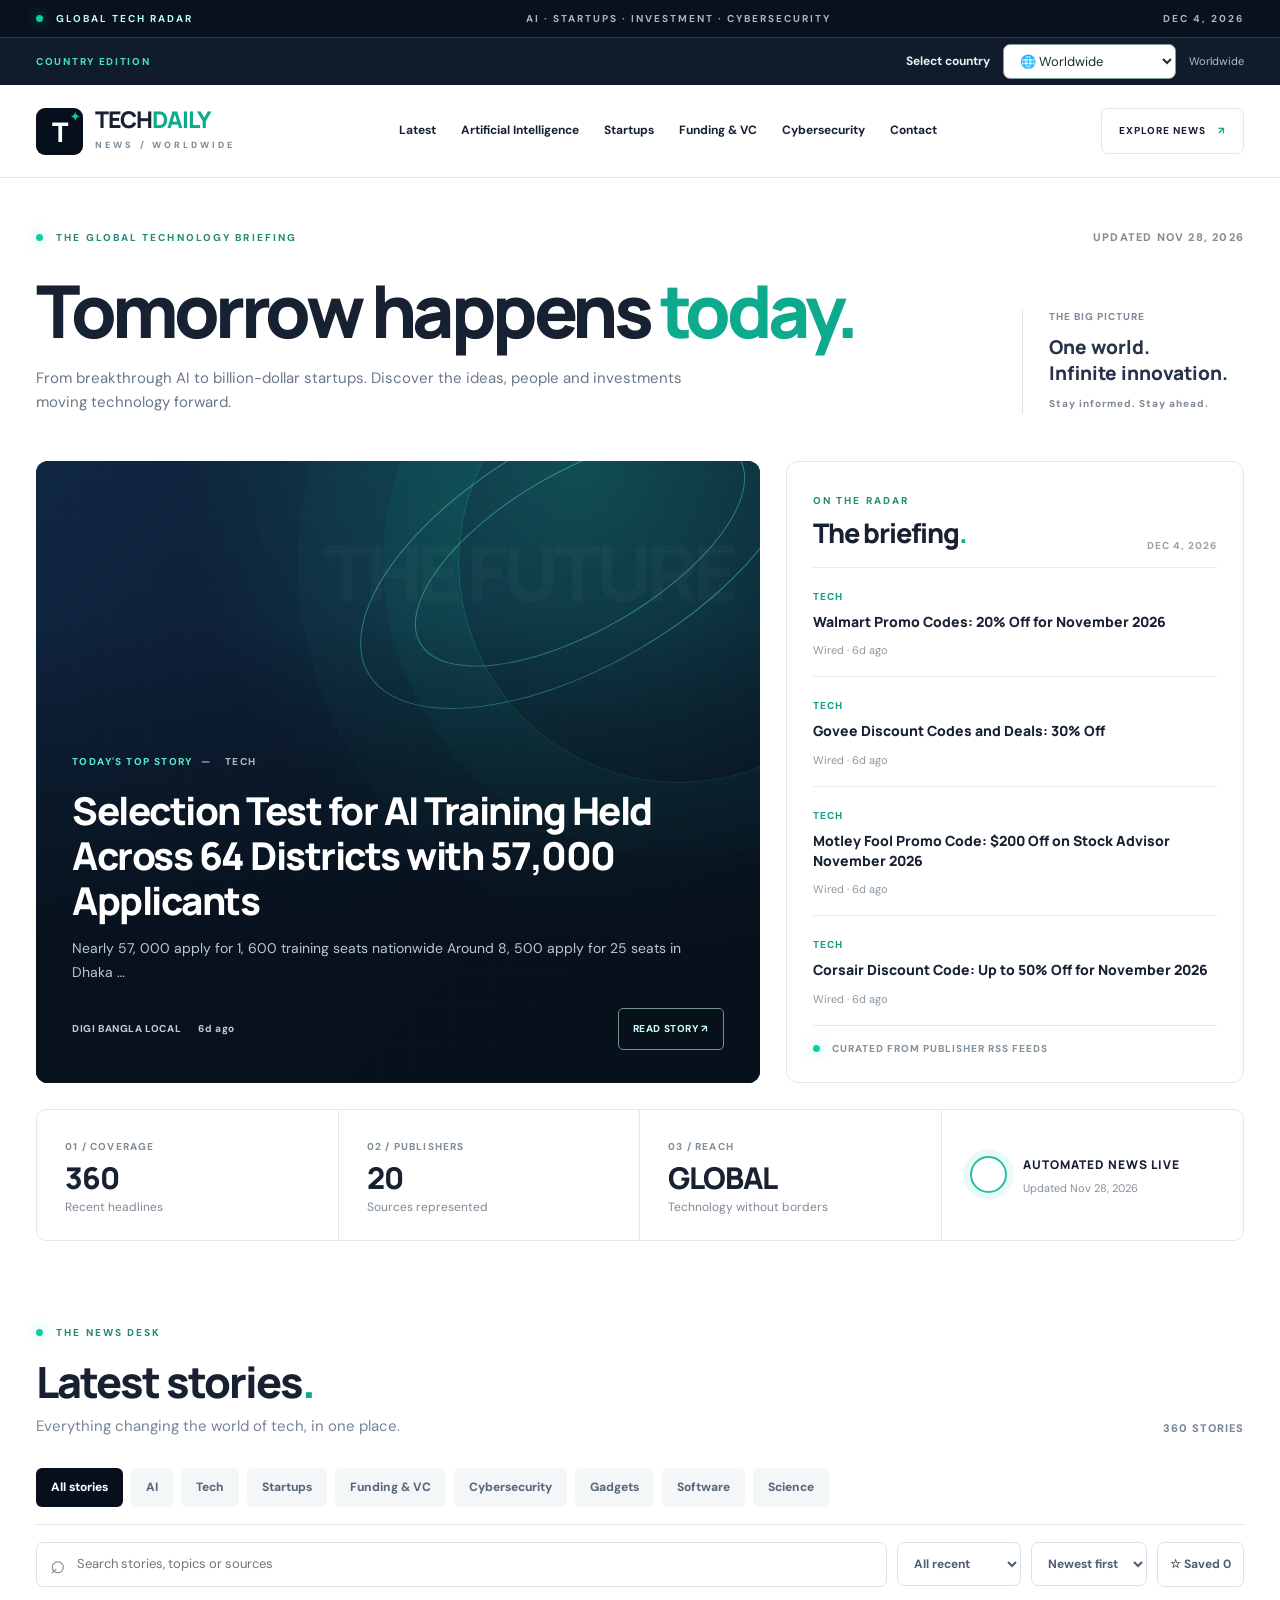
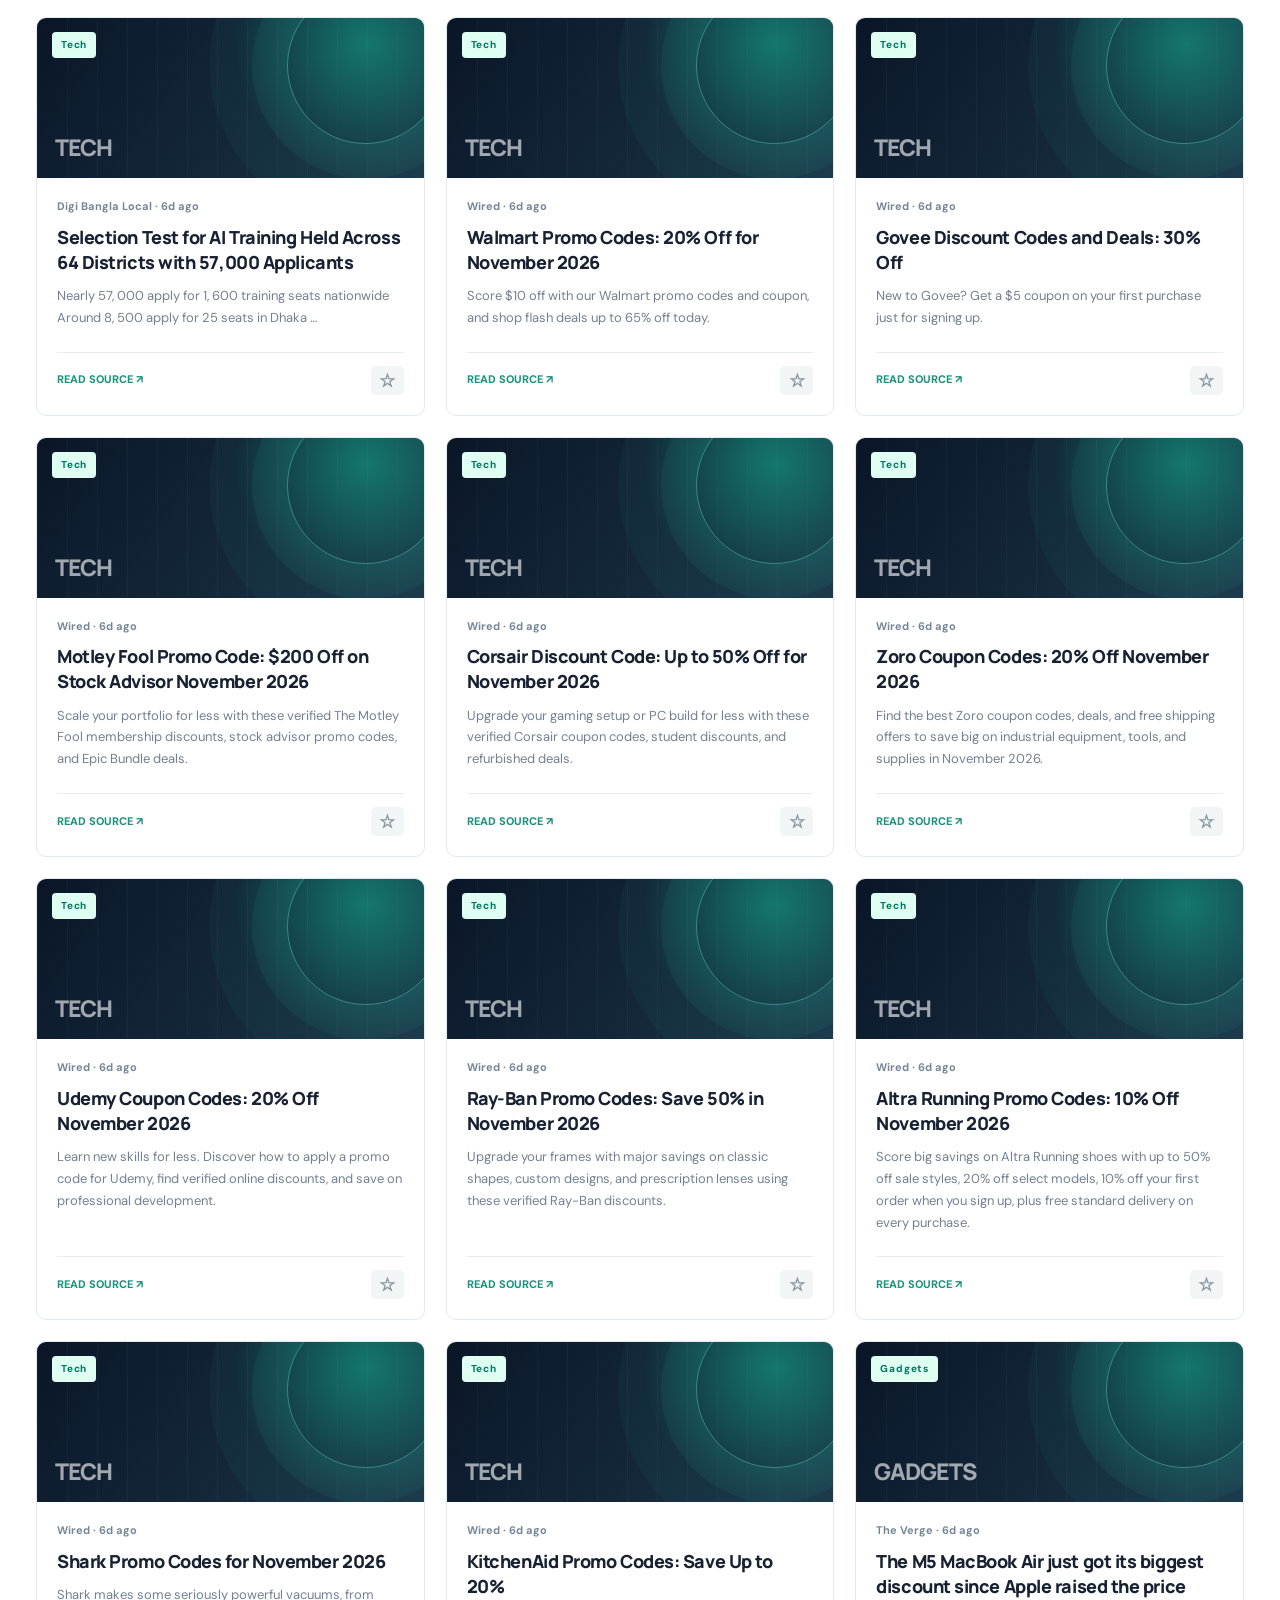
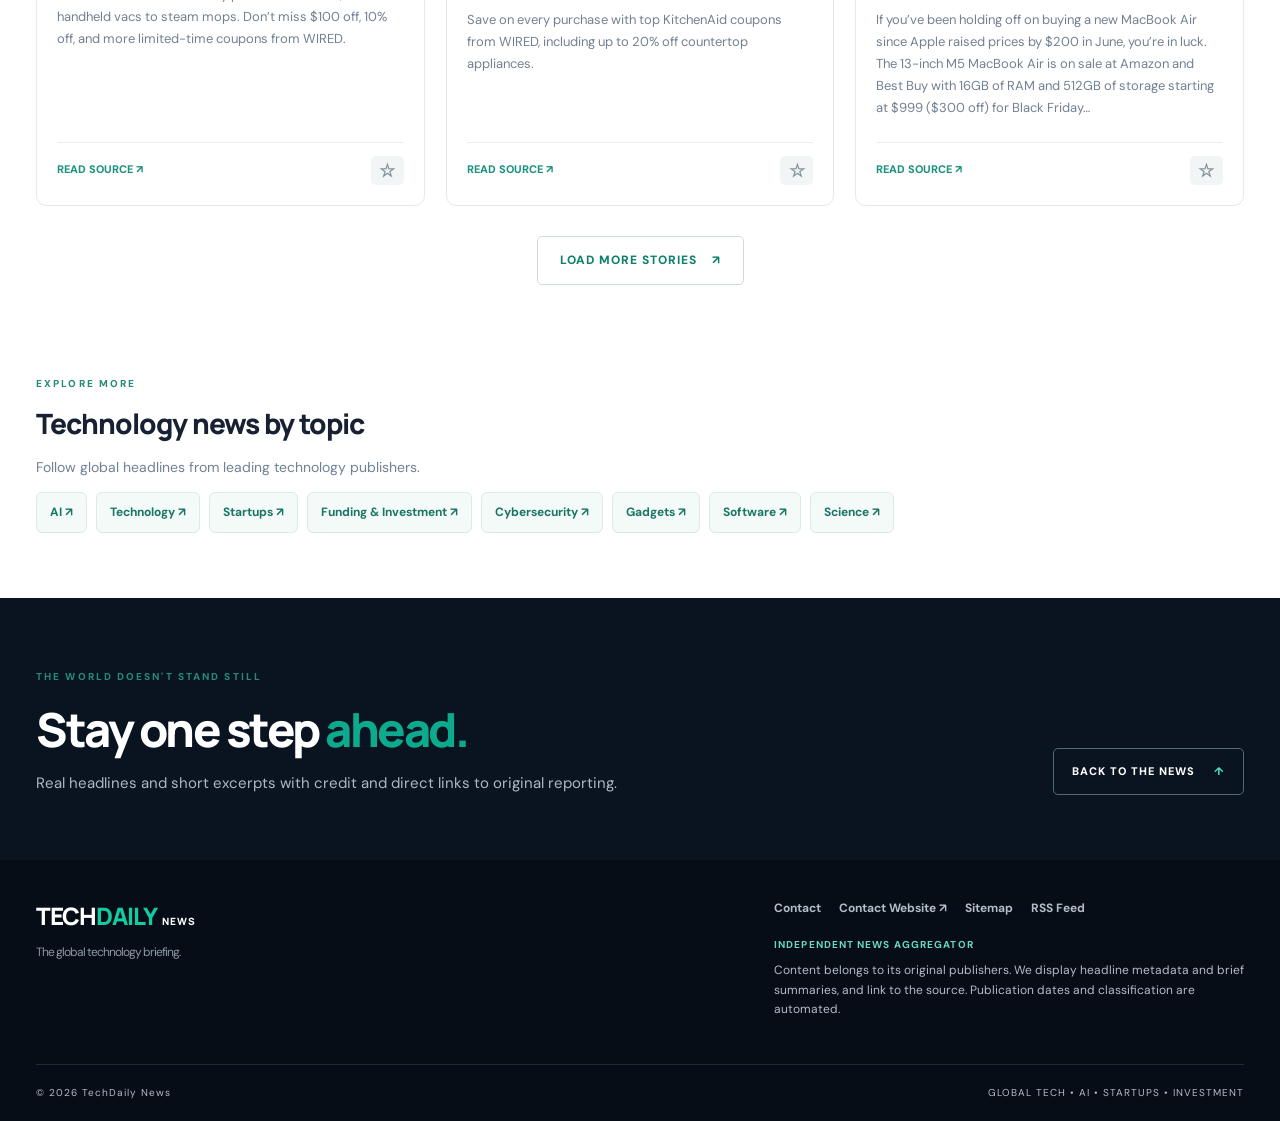
<file: index.html>
<!doctype html>
<html lang="en">
<head>
<meta charset="utf-8"><meta name="viewport" content="width=device-width,initial-scale=1">
<meta name="theme-color" content="#080e19">
<meta name="google-site-verification" content="1qQMCUHekjvhhgPfjwAEE-Zfl5rO4Td-0qGCgL5AGAs">
<meta name="robots" content="index, follow, max-image-preview:large">
<meta name="author" content="TechDaily News">
<meta name="description" content="TechDaily News covers global technology, artificial intelligence, startups, venture capital, cybersecurity, gadgets and software.">
<meta property="og:type" content="website">
<meta property="og:site_name" content="TechDaily News">
<meta property="og:url" content="https://techdailynews.pages.dev/">
<meta property="og:locale" content="en_US"><meta property="og:title" content="TechDaily News — Global Technology, Every Day">
<meta property="og:description" content="Stay ahead with the world's latest technology, AI, startup and investment headlines.">
<link rel="canonical" href="https://techdailynews.pages.dev/">
<link rel="icon" type="image/svg+xml" href="/favicon.svg">
<link rel="alternate" type="application/rss+xml" title="TechDaily News Feed" href="/feed.xml">
<link rel="sitemap" type="application/xml" href="/sitemap.xml">
<meta name="twitter:card" content="summary">
<meta name="twitter:title" content="TechDaily News | AI, Startups & Global Technology News">
<meta name="twitter:description" content="Discover technology headlines covering AI, startup funding, gadgets, cybersecurity, and software.">
<script type="application/ld+json">{"@context":"https://schema.org","@type":"WebSite","name":"TechDaily News","alternateName":"TechDaily","url":"https://techdailynews.pages.dev/","inLanguage":"en","description":"Technology news aggregator sharing headlines and links from original publishers."}</script>
<link rel="stylesheet" href="/styles.css"><link rel="stylesheet" href="/country.css">
<script src="/app.js" defer></script><script src="/country.js" defer></script>
<title>TechDaily News — Global Tech, AI & Startup News</title>
</head>
<body>
<div class="signal-bar"><div class="wrap signal-inside"><span class="signal-pill"><i></i> GLOBAL TECH RADAR</span><span>AI · STARTUPS · INVESTMENT · CYBERSECURITY</span><span id="top-date">THE DAILY BRIEFING</span></div></div>
<header class="header"><div class="wrap header-inside">
<a class="logo" href="/" aria-label="TechDaily News home"><span class="logo-symbol">T<span>✦</span></span><span class="logo-words"><b>TECH<span>DAILY</span></b><small>NEWS / WORLDWIDE</small></span></a>
<nav class="desktop-nav" aria-label="Site navigation">
<a href="#latest" data-jump="All">Latest</a><a href="/category/ai/">Artificial Intelligence</a><a href="/category/startups/">Startups</a><a href="/category/funding/">Funding & VC</a><a href="/category/cybersecurity/">Cybersecurity</a>
<a href="/contact/">Contact</a>
</nav>
<a class="nav-edition" href="#latest">EXPLORE NEWS <span>↗</span></a>
</div></header>
<main>
<section class="intro wrap"><div class="intro-top"><span class="eyebrow"><i></i> THE GLOBAL TECHNOLOGY BRIEFING</span><span class="edition" id="edition">LATEST EDITION</span></div>
<div class="intro-row"><div><h1>Tomorrow happens <em>today.</em></h1><p>From breakthrough AI to billion-dollar startups. Discover the ideas, people and investments moving technology forward.</p></div><div class="intro-note"><span>THE BIG PICTURE</span><strong>One world.<br>Infinite innovation.</strong><small>Stay informed. Stay ahead.</small></div></div></section>
<section class="feature wrap" aria-label="Top stories">
<article class="lead-story"><div class="visual-mesh" aria-hidden="true"><span class="orbit orbit-a"></span><span class="orbit orbit-b"></span><span class="visual-word">THE FUTURE</span></div><div class="lead-body"><span class="label-green">TODAY'S TOP STORY <span>—</span> <span id="lead-category">GLOBAL TECHNOLOGY</span></span><h2 id="lead-title">A smarter way to follow what's next.</h2><p id="lead-description">The latest stories from trusted technology publishers will appear here automatically.</p><div class="lead-bottom"><span id="lead-source">TECHDAILY NEWS</span><span id="lead-time"></span><a id="lead-link" href="#latest">Read the latest <span>↗</span></a></div></div></article>
<aside class="radar"><div class="section-heading"><div><span class="eyebrow">ON THE RADAR</span><h2>The briefing<span>.</span></h2></div><span id="radar-date">WORLDWIDE</span></div><div id="radar-list" class="radar-list"><p class="muted">Collecting global headlines…</p></div><div class="radar-footer"><span class="green-dot"></span> CURATED FROM PUBLISHER RSS FEEDS</div></aside>
</section>
<section class="stats wrap"><div class="stat"><span>01 / COVERAGE</span><strong id="stat-articles">—</strong><small>Recent headlines</small></div><div class="stat"><span>02 / PUBLISHERS</span><strong id="stat-sources">—</strong><small>Sources represented</small></div><div class="stat"><span>03 / REACH</span><strong>GLOBAL</strong><small>Technology without borders</small></div><div class="stat status"><div class="pulse"></div><div><b id="status-label">GETTING READY</b><small id="status-time">Awaiting first news refresh</small></div></div></section>
<section class="news wrap" id="latest">
<div class="news-heading"><div><span class="eyebrow"><i></i> THE NEWS DESK</span><h2>Latest stories<span>.</span></h2><p>Everything changing the world of tech, in one place.</p></div><div class="result-count" id="result-count">— STORIES</div></div>
<div class="filter-panel"><div class="tabs" id="tabs" role="group" aria-label="Categories"></div><div class="search-row"><label class="search"><span aria-hidden="true">⌕</span><input type="search" id="search" placeholder="Search stories, topics or sources" aria-label="Search tech news"></label><select id="period" aria-label="Date range"><option value="all">All recent</option><option value="24h">Last 24 hours</option><option value="7d">Last 7 days</option></select><select id="sort" aria-label="Sort headlines"><option value="new">Newest first</option><option value="old">Oldest first</option></select><button id="saved-filter" class="saved-filter" aria-pressed="false">☆ Saved <span id="saved-number">0</span></button></div></div>
<div id="news-grid" class="news-grid" aria-live="polite"><p class="loading">Loading the newsroom…</p></div><div class="more-area"><button id="load-more" hidden>LOAD MORE STORIES <span>↗</span></button></div>
</section>
<section class="wrap seo-discovery" aria-labelledby="seo-topics-heading"><span class="eyebrow">EXPLORE MORE</span><h2 id="seo-topics-heading">Technology news by topic</h2><p>Follow global headlines from leading technology publishers.</p><div class="seo-topic-links"><a href="/category/ai/">AI ↗</a><a href="/category/technology/">Technology ↗</a><a href="/category/startups/">Startups ↗</a><a href="/category/funding/">Funding & Investment ↗</a><a href="/category/cybersecurity/">Cybersecurity ↗</a><a href="/category/gadgets/">Gadgets ↗</a><a href="/category/software/">Software ↗</a><a href="/category/science/">Science ↗</a></div></section>
<section class="closing"><div class="wrap closing-inner"><div><span class="eyebrow">THE WORLD DOESN'T STAND STILL</span><h2>Stay one step <em>ahead.</em></h2><p>Real headlines and short excerpts with credit and direct links to original reporting.</p></div><a href="#latest">BACK TO THE NEWS <span>↑</span></a></div></section>
</main>
<footer><div class="wrap footer-main"><div class="footer-brand">TECH<span>DAILY</span><small>NEWS</small><p>The global technology briefing.</p></div><div class="footer-disclaimer"><nav class="footer-links" aria-label="Footer links"><a href="/contact/">Contact</a><a href="https://ashraful.pages.dev/" rel="noopener noreferrer" target="_blank">Contact Website ↗</a><a href="/sitemap.xml">Sitemap</a><a href="/feed.xml">RSS Feed</a></nav><b>INDEPENDENT NEWS AGGREGATOR</b><p>Content belongs to its original publishers. We display headline metadata and brief summaries, and link to the source. Publication dates and classification are automated.</p></div></div><div class="wrap footer-bottom"><span>© <span id="year">2026</span> TechDaily News</span><span>GLOBAL TECH • AI • STARTUPS • INVESTMENT</span></div></footer>
</body></html>
</file>
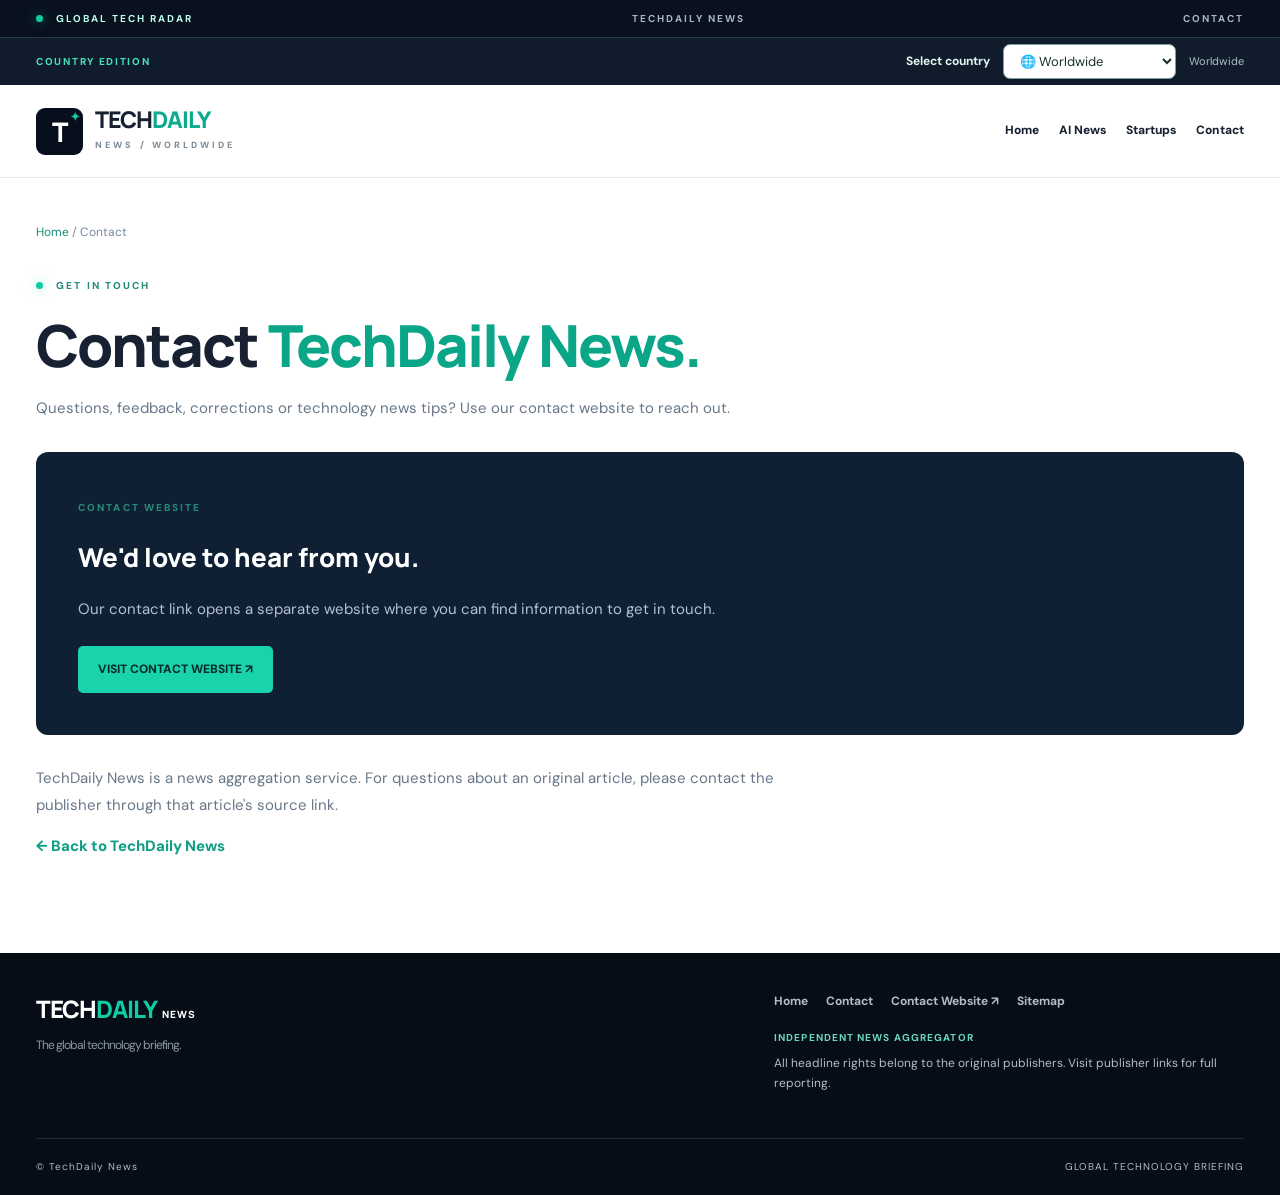
<file: contact/index.html>
<!doctype html><html lang="en"><head>
<meta charset="utf-8"><meta name="viewport" content="width=device-width,initial-scale=1">
<meta name="google-site-verification" content="1qQMCUHekjvhhgPfjwAEE-Zfl5rO4Td-0qGCgL5AGAs">
<meta name="robots" content="index,follow">
<meta name="description" content="Contact TechDaily News. Send feedback, share technology news tips, report corrections or enquire about our global technology news website.">
<meta name="theme-color" content="#080e19">
<meta property="og:type" content="website"><meta property="og:site_name" content="TechDaily News">
<meta property="og:title" content="Contact TechDaily News | Feedback & Enquiries">
<meta property="og:description" content="Visit our contact website to send feedback and enquiries to TechDaily News.">
<meta property="og:url" content="https://techdailynews.pages.dev/contact/">
<link rel="canonical" href="https://techdailynews.pages.dev/contact/">
<link rel="icon" href="/favicon.svg" type="image/svg+xml">
<link rel="stylesheet" href="/styles.css">
<script type="application/ld+json">{"@context":"https://schema.org","@type":"ContactPage","name":"Contact TechDaily News","url":"https://techdailynews.pages.dev/contact/","isPartOf":{"@type":"WebSite","name":"TechDaily News","url":"https://techdailynews.pages.dev/"}}</script>
<title>Contact TechDaily News | Feedback & Enquiries</title><link rel="stylesheet" href="/country.css"><script src="/country.js" defer></script></head>
<body><div class="signal-bar"><div class="wrap signal-inside"><span class="signal-pill"><i></i> GLOBAL TECH RADAR</span><span>TECHDAILY NEWS</span><span>CONTACT</span></div></div>
<header class="header"><div class="wrap header-inside"><a href="/" class="logo"><span class="logo-symbol">T<span>✦</span></span><span class="logo-words"><b>TECH<span>DAILY</span></b><small>NEWS / WORLDWIDE</small></span></a><nav class="seo-nav" aria-label="Navigation"><a href="/">Home</a><a href="/category/ai/">AI News</a><a href="/category/startups/">Startups</a><a href="/contact/" aria-current="page">Contact</a></nav></div></header>
<main class="wrap seo-page"><nav class="breadcrumb" aria-label="Breadcrumb"><a href="/">Home</a> / Contact</nav><span class="eyebrow"><i></i> GET IN TOUCH</span><h1>Contact <em>TechDaily News.</em></h1>
<p class="seo-intro">Questions, feedback, corrections or technology news tips? Use our contact website to reach out.</p>
<section class="contact-hero"><span class="eyebrow">CONTACT WEBSITE</span><h2>We'd love to hear from you.</h2><p>Our contact link opens a separate website where you can find information to get in touch.</p><a class="contact-button" href="https://ashraful.pages.dev/" target="_blank" rel="noopener noreferrer">VISIT CONTACT WEBSITE ↗</a></section>
<p class="seo-intro">TechDaily News is a news aggregation service. For questions about an original article, please contact the publisher through that article's source link.</p>
<p><a href="/" style="color:#109f86;font-weight:800">← Back to TechDaily News</a></p></main>
<footer><div class="wrap footer-main"><div class="footer-brand">TECH<span>DAILY</span><small>NEWS</small><p>The global technology briefing.</p></div><div class="footer-disclaimer"><nav class="footer-links"><a href="/">Home</a><a href="/contact/">Contact</a><a href="https://ashraful.pages.dev/" target="_blank" rel="noopener noreferrer">Contact Website ↗</a><a href="/sitemap.xml">Sitemap</a></nav><b>INDEPENDENT NEWS AGGREGATOR</b><p>All headline rights belong to the original publishers. Visit publisher links for full reporting.</p></div></div><div class="wrap footer-bottom"><span>© TechDaily News</span><span>GLOBAL TECHNOLOGY BRIEFING</span></div></footer>
</body></html>
</file>
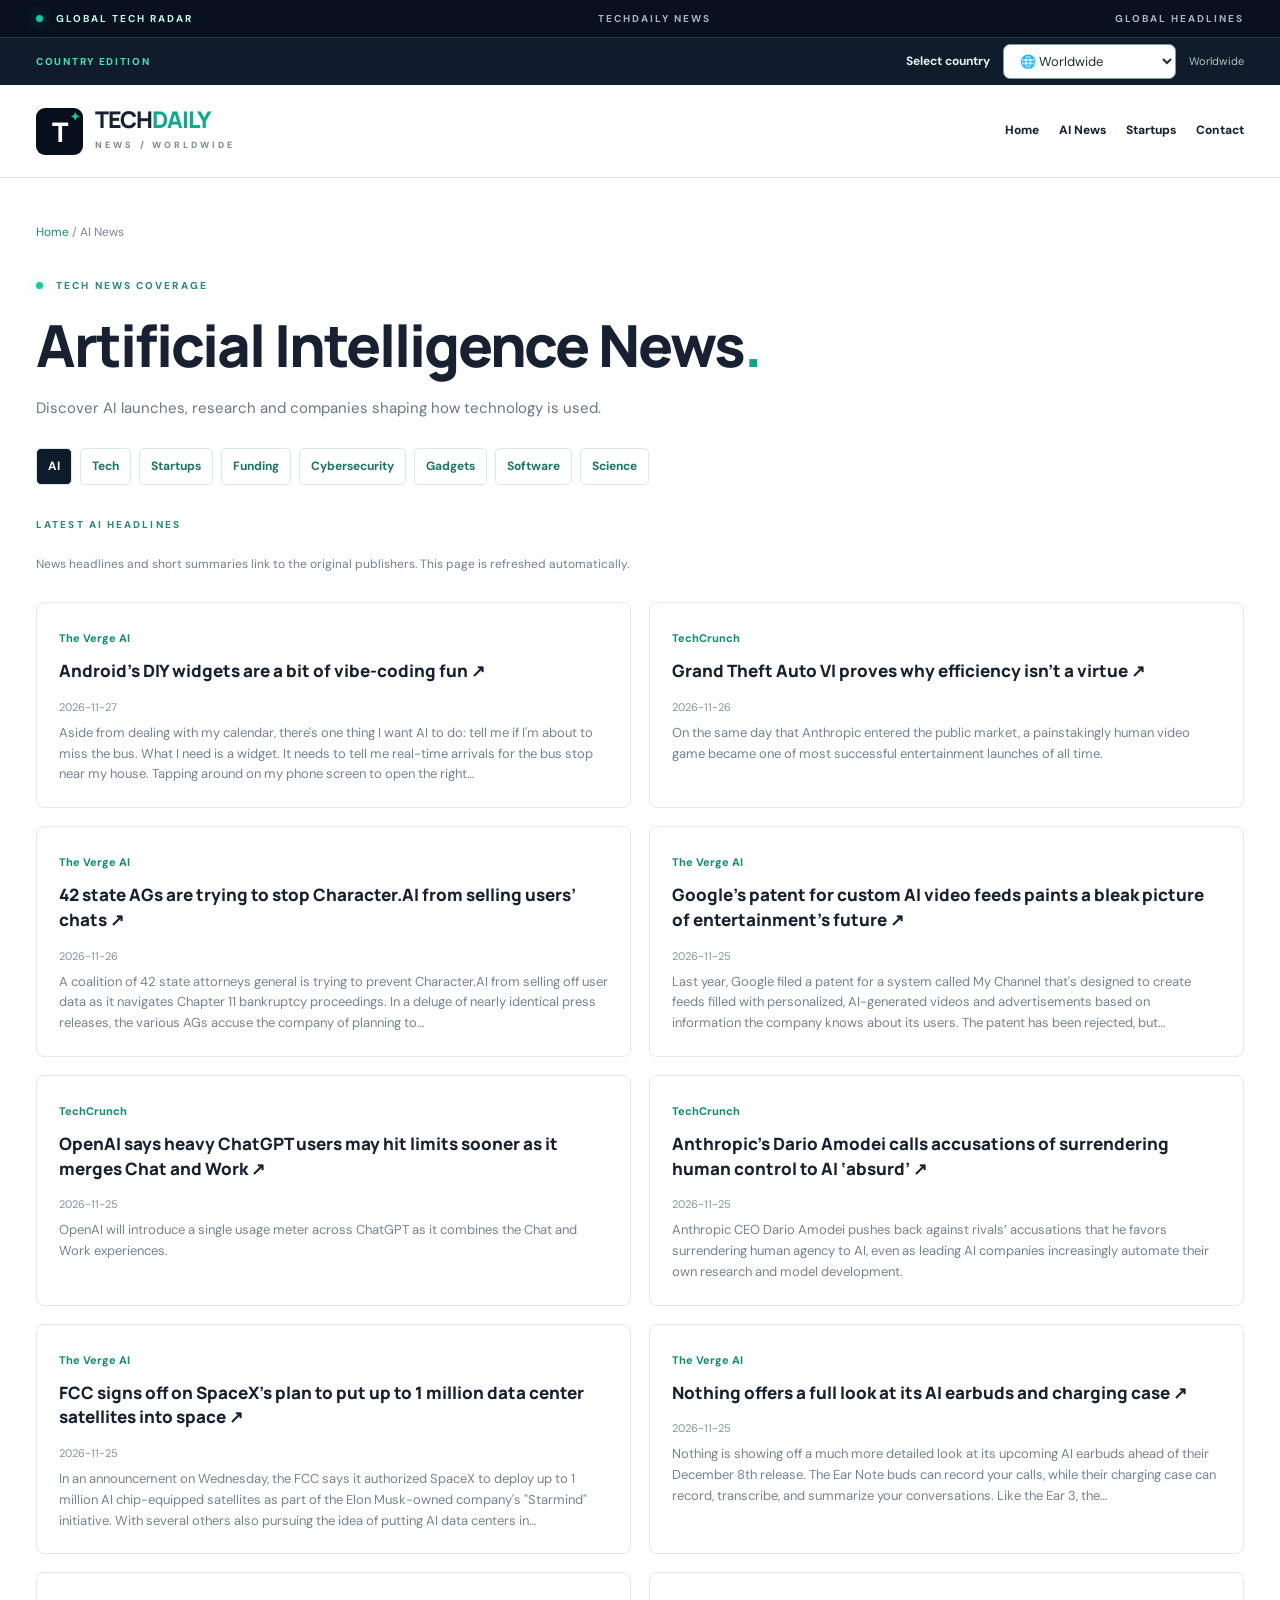
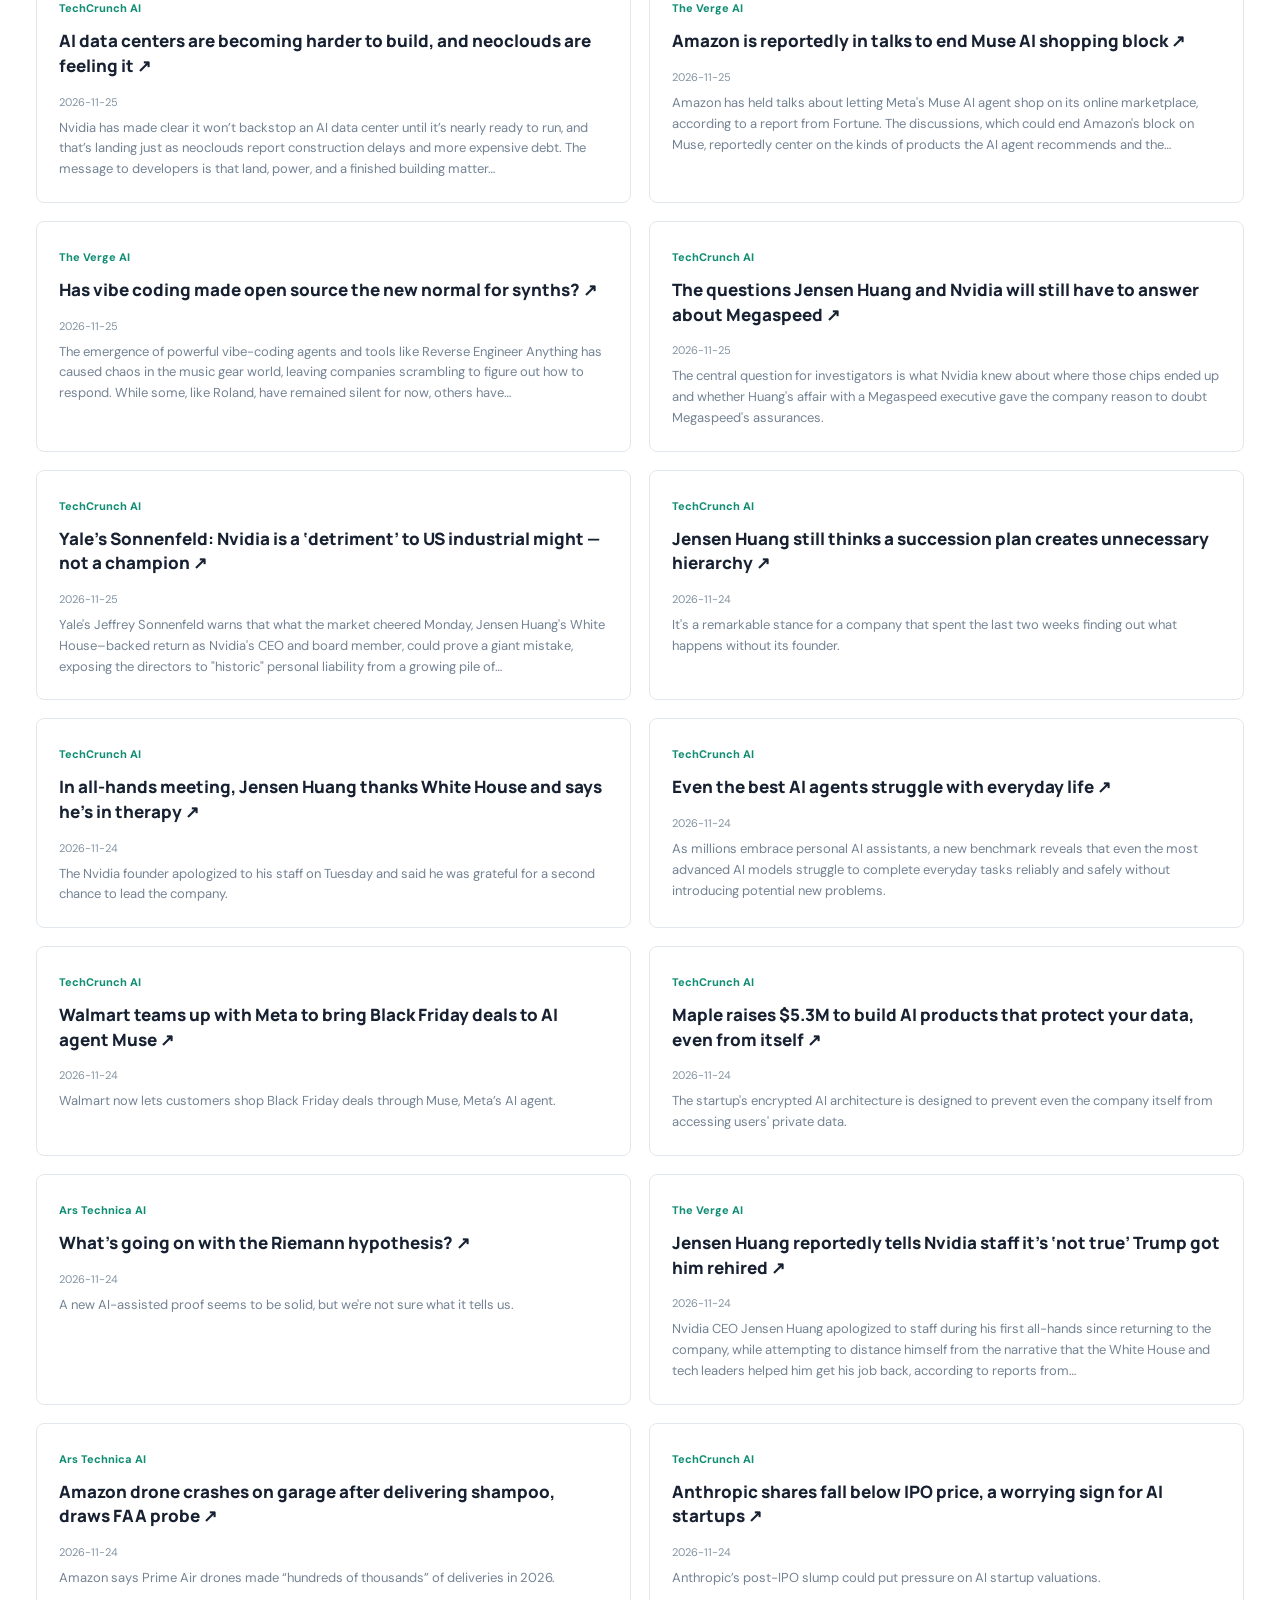
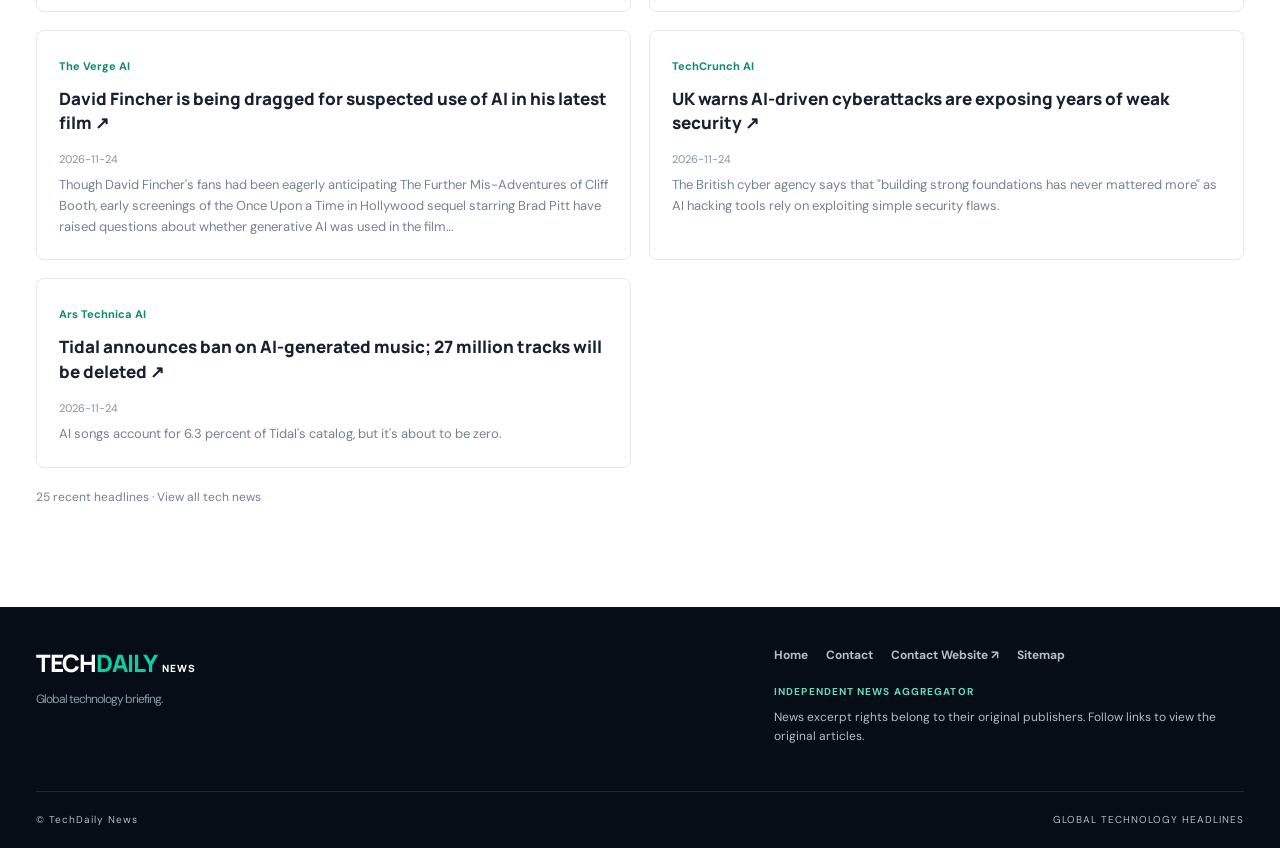
<file: category/ai/index.html>
<!doctype html><html lang="en"><head><meta charset="utf-8"><meta name="viewport" content="width=device-width,initial-scale=1">
<meta name="google-site-verification" content="1qQMCUHekjvhhgPfjwAEE-Zfl5rO4Td-0qGCgL5AGAs"><meta name="robots" content="index,follow"><meta name="theme-color" content="#080e19">
<meta name="description" content="Global artificial intelligence news, AI models, research, apps and emerging AI businesses."><link rel="canonical" href="https://techdailynews.pages.dev/category/ai/"><link rel="icon" type="image/svg+xml" href="/favicon.svg">
<meta property="og:type" content="website"><meta property="og:site_name" content="TechDaily News"><meta property="og:title" content="Artificial Intelligence News | TechDaily News">
<meta property="og:url" content="https://techdailynews.pages.dev/category/ai/"><meta property="og:description" content="Global artificial intelligence news, AI models, research, apps and emerging AI businesses."><meta name="twitter:card" content="summary">
<link rel="stylesheet" href="/styles.css"><link rel="stylesheet" href="/country.css"><script src="/country.js" defer></script><title>Artificial Intelligence News | TechDaily News</title><script type="application/ld+json">{"@context": "https://schema.org", "@type": "CollectionPage", "name": "Artificial Intelligence News", "description": "Global artificial intelligence news, AI models, research, apps and emerging AI businesses.", "url": "https://techdailynews.pages.dev/category/ai/", "isPartOf": {"@type": "WebSite", "name": "TechDaily News", "url": "https://techdailynews.pages.dev/"}}</script></head>
<body><div class="signal-bar"><div class="wrap signal-inside"><span class="signal-pill"><i></i> GLOBAL TECH RADAR</span><span>TECHDAILY NEWS</span><span>GLOBAL HEADLINES</span></div></div>
<header class="header"><div class="wrap header-inside"><a href="/" class="logo"><span class="logo-symbol">T<span>✦</span></span><span class="logo-words"><b>TECH<span>DAILY</span></b><small>NEWS / WORLDWIDE</small></span></a>
<nav class="seo-nav"><a href="/">Home</a><a href="/category/ai/">AI News</a><a href="/category/startups/">Startups</a><a href="/contact/">Contact</a></nav></div></header>
<main class="wrap seo-page"><nav class="breadcrumb" aria-label="Breadcrumb"><a href="/">Home</a> / AI News</nav>
<span class="eyebrow"><i></i> TECH NEWS COVERAGE</span><h1>Artificial Intelligence News<em>.</em></h1><p class="seo-intro">Discover AI launches, research and companies shaping how technology is used.</p>
<nav class="category-nav" aria-label="Browse all news topics"><a class="active" href="/category/ai/">AI</a><a class="" href="/category/technology/">Tech</a><a class="" href="/category/startups/">Startups</a><a class="" href="/category/funding/">Funding</a><a class="" href="/category/cybersecurity/">Cybersecurity</a><a class="" href="/category/gadgets/">Gadgets</a><a class="" href="/category/software/">Software</a><a class="" href="/category/science/">Science</a></nav>
<span class="eyebrow">LATEST AI HEADLINES</span>
<p class="seo-note">News headlines and short summaries link to the original publishers. This page is refreshed automatically.</p>
<div class="seo-headlines"><article class="seo-headline" data-edition-story="WORLD"><small>The Verge AI</small><h2><a href="https://www.theverge.com/tech/1041801/android-intelligence-create-my-widget-gemini" target="_blank" rel="noopener noreferrer">Android’s DIY widgets are a bit of vibe-coding fun ↗</a></h2><time datetime="2026-11-27">2026-11-27</time><p>Aside from dealing with my calendar, there&#x27;s one thing I want AI to do: tell me if I&#x27;m about to miss the bus. What I need is a widget. It needs to tell me real-time arrivals for the bus stop near my house. Tapping around on my phone screen to open the right…</p></article><article class="seo-headline" data-edition-story="WORLD"><small>TechCrunch</small><h2><a href="https://techcrunch.com/2026/11/26/as-anthropic-ipos-grand-theft-auto-vi-proves-why-efficiency-isnt-a-virtue" target="_blank" rel="noopener noreferrer">Grand Theft Auto VI proves why efficiency isn’t a virtue ↗</a></h2><time datetime="2026-11-26">2026-11-26</time><p>On the same day that Anthropic entered the public market, a painstakingly human video game became one of most successful entertainment launches of all time.</p></article><article class="seo-headline" data-edition-story="WORLD"><small>The Verge AI</small><h2><a href="https://www.theverge.com/policy/1042620/character-ai-sale-state-ags-block-selling-users-chats" target="_blank" rel="noopener noreferrer">42 state AGs are trying to stop Character.AI from selling users’ chats ↗</a></h2><time datetime="2026-11-26">2026-11-26</time><p>A coalition of 42 state attorneys general is trying to prevent Character.AI from selling off user data as it navigates Chapter 11 bankruptcy proceedings. In a deluge of nearly identical press releases, the various AGs accuse the company of planning to…</p></article><article class="seo-headline" data-edition-story="WORLD"><small>The Verge AI</small><h2><a href="https://www.theverge.com/entertainment/1042221/google-my-channel-ai-video-patent" target="_blank" rel="noopener noreferrer">Google’s patent for custom AI video feeds paints a bleak picture of entertainment’s future ↗</a></h2><time datetime="2026-11-25">2026-11-25</time><p>Last year, Google filed a patent for a system called My Channel that&#x27;s designed to create feeds filled with personalized, AI-generated videos and advertisements based on information the company knows about its users. The patent has been rejected, but…</p></article><article class="seo-headline" data-edition-story="WORLD"><small>TechCrunch</small><h2><a href="https://techcrunch.com/2026/11/25/openai-says-heavy-chatgpt-users-may-hit-limits-sooner-as-it-merges-chat-and-work" target="_blank" rel="noopener noreferrer">OpenAI says heavy ChatGPT users may hit limits sooner as it merges Chat and Work ↗</a></h2><time datetime="2026-11-25">2026-11-25</time><p>OpenAI will introduce a single usage meter across ChatGPT as it combines the Chat and Work experiences.</p></article><article class="seo-headline" data-edition-story="WORLD"><small>TechCrunch</small><h2><a href="https://techcrunch.com/2026/11/25/anthropics-dario-amodei-calls-accusations-of-surrendering-human-control-to-ai-absurd" target="_blank" rel="noopener noreferrer">Anthropic’s Dario Amodei calls accusations of surrendering human control to AI ‘absurd’ ↗</a></h2><time datetime="2026-11-25">2026-11-25</time><p>Anthropic CEO Dario Amodei pushes back against rivals’ accusations that he favors surrendering human agency to AI, even as leading AI companies increasingly automate their own research and model development.</p></article><article class="seo-headline" data-edition-story="WORLD"><small>The Verge AI</small><h2><a href="https://www.theverge.com/science/1042278/spacex-fcc-starmind-ai-space-data-centers" target="_blank" rel="noopener noreferrer">FCC signs off on SpaceX’s plan to put up to 1 million data center satellites into space ↗</a></h2><time datetime="2026-11-25">2026-11-25</time><p>In an announcement on Wednesday, the FCC says it authorized SpaceX to deploy up to 1 million AI chip-equipped satellites as part of the Elon Musk-owned company&#x27;s &quot;Starmind&quot; initiative. With several others also pursuing the idea of putting AI data centers in…</p></article><article class="seo-headline" data-edition-story="WORLD"><small>The Verge AI</small><h2><a href="https://www.theverge.com/gadgets/1042162/nothing-ear-note-ai-earbuds-reveal" target="_blank" rel="noopener noreferrer">Nothing offers a full look at its AI earbuds and charging case ↗</a></h2><time datetime="2026-11-25">2026-11-25</time><p>Nothing is showing off a much more detailed look at its upcoming AI earbuds ahead of their December 8th release. The Ear Note buds can record your calls, while their charging case can record, transcribe, and summarize your conversations. Like the Ear 3, the…</p></article><article class="seo-headline" data-edition-story="WORLD"><small>TechCrunch AI</small><h2><a href="https://techcrunch.com/podcast/ai-data-centers-are-becoming-harder-to-build-and-neoclouds-are-feeling-it" target="_blank" rel="noopener noreferrer">AI data centers are becoming harder to build, and neoclouds are feeling it ↗</a></h2><time datetime="2026-11-25">2026-11-25</time><p>⁠Nvidia has made clear⁠ it won’t backstop an AI data center until it’s nearly ready to run, and that’s landing just as neoclouds report construction delays and more expensive debt. The message to developers is that land, power, and a finished building matter…</p></article><article class="seo-headline" data-edition-story="WORLD"><small>The Verge AI</small><h2><a href="https://www.theverge.com/tech/1042071/meta-amazon-muse-ai-shopping-discussions" target="_blank" rel="noopener noreferrer">Amazon is reportedly in talks to end Muse AI shopping block ↗</a></h2><time datetime="2026-11-25">2026-11-25</time><p>Amazon has held talks about letting Meta&#x27;s Muse AI agent shop on its online marketplace, according to a report from Fortune. The discussions, which could end Amazon&#x27;s block on Muse, reportedly center on the kinds of products the AI agent recommends and the…</p></article><article class="seo-headline" data-edition-story="WORLD"><small>The Verge AI</small><h2><a href="https://www.theverge.com/ai-artificial-intelligence/1040081/vibe-coding-open-source-music-firmware" target="_blank" rel="noopener noreferrer">Has vibe coding made open source the new normal for synths? ↗</a></h2><time datetime="2026-11-25">2026-11-25</time><p>The emergence of powerful vibe-coding agents and tools like Reverse Engineer Anything has caused chaos in the music gear world, leaving companies scrambling to figure out how to respond. While some, like Roland, have remained silent for now, others have…</p></article><article class="seo-headline" data-edition-story="WORLD"><small>TechCrunch AI</small><h2><a href="https://techcrunch.com/2026/11/25/the-questions-jensen-huang-and-nvidia-will-still-have-to-answer-about-megaspeed" target="_blank" rel="noopener noreferrer">The questions Jensen Huang and Nvidia will still have to answer about Megaspeed ↗</a></h2><time datetime="2026-11-25">2026-11-25</time><p>The central question for investigators is what Nvidia knew about where those chips ended up and whether Huang&#x27;s affair with a Megaspeed executive gave the company reason to doubt Megaspeed&#x27;s assurances.</p></article><article class="seo-headline" data-edition-story="US"><small>TechCrunch AI</small><h2><a href="https://techcrunch.com/2026/11/24/yales-sonnenfeld-nvidia-is-a-detriment-to-u-s-industrial-might-not-a-champion" target="_blank" rel="noopener noreferrer">Yale’s Sonnenfeld: Nvidia is a ‘detriment’ to US industrial might — not a champion ↗</a></h2><time datetime="2026-11-25">2026-11-25</time><p>Yale&#x27;s Jeffrey Sonnenfeld warns that what the market cheered Monday, Jensen Huang&#x27;s White House–backed return as Nvidia&#x27;s CEO and board member, could prove a giant mistake, exposing the directors to &quot;historic&quot; personal liability from a growing pile of…</p></article><article class="seo-headline" data-edition-story="WORLD"><small>TechCrunch AI</small><h2><a href="https://techcrunch.com/2026/11/24/jensen-huang-still-thinks-a-succession-plan-creates-unnecessary-hierarchy" target="_blank" rel="noopener noreferrer">Jensen Huang still thinks a succession plan creates unnecessary hierarchy ↗</a></h2><time datetime="2026-11-24">2026-11-24</time><p>It&#x27;s a remarkable stance for a company that spent the last two weeks finding out what happens without its founder.</p></article><article class="seo-headline" data-edition-story="WORLD"><small>TechCrunch AI</small><h2><a href="https://techcrunch.com/2026/11/24/in-all-hands-meeting-jensen-huang-thanks-white-house-and-says-hes-in-therapy" target="_blank" rel="noopener noreferrer">In all-hands meeting, Jensen Huang thanks White House and says he’s in therapy ↗</a></h2><time datetime="2026-11-24">2026-11-24</time><p>The Nvidia founder apologized to his staff on Tuesday and said he was grateful for a second chance to lead the company.</p></article><article class="seo-headline" data-edition-story="WORLD"><small>TechCrunch AI</small><h2><a href="https://techcrunch.com/2026/11/24/even-the-best-ai-agents-struggle-with-everyday-life" target="_blank" rel="noopener noreferrer">Even the best AI agents struggle with everyday life ↗</a></h2><time datetime="2026-11-24">2026-11-24</time><p>As millions embrace personal AI assistants, a new benchmark reveals that even the most advanced AI models struggle to complete everyday tasks reliably and safely without introducing potential new problems.</p></article><article class="seo-headline" data-edition-story="WORLD"><small>TechCrunch AI</small><h2><a href="https://techcrunch.com/2026/11/24/walmart-teams-up-with-meta-to-bring-black-friday-deals-to-ai-agent-muse" target="_blank" rel="noopener noreferrer">Walmart teams up with Meta to bring Black Friday deals to AI agent Muse ↗</a></h2><time datetime="2026-11-24">2026-11-24</time><p>Walmart now lets customers shop Black Friday deals through Muse, Meta’s AI agent.</p></article><article class="seo-headline" data-edition-story="WORLD"><small>TechCrunch AI</small><h2><a href="https://techcrunch.com/2026/11/24/maple-raises-5-3m-to-build-ai-products-that-protect-your-data-even-from-itself" target="_blank" rel="noopener noreferrer">Maple raises $5.3M to build AI products that protect your data, even from itself ↗</a></h2><time datetime="2026-11-24">2026-11-24</time><p>The startup&#x27;s encrypted AI architecture is designed to prevent even the company itself from accessing users&#x27; private data.</p></article><article class="seo-headline" data-edition-story="WORLD"><small>Ars Technica AI</small><h2><a href="https://arstechnica.com/ai/2026/11/whats-going-on-with-the-riemann-hypothesis" target="_blank" rel="noopener noreferrer">What&#x27;s going on with the Riemann hypothesis? ↗</a></h2><time datetime="2026-11-24">2026-11-24</time><p>A new AI-assisted proof seems to be solid, but we&#x27;re not sure what it tells us.</p></article><article class="seo-headline" data-edition-story="WORLD"><small>The Verge AI</small><h2><a href="https://www.theverge.com/tech/1041571/jensen-huang-all-hands-nvidia-apology" target="_blank" rel="noopener noreferrer">Jensen Huang reportedly tells Nvidia staff it’s ‘not true’ Trump got him rehired ↗</a></h2><time datetime="2026-11-24">2026-11-24</time><p>Nvidia CEO Jensen Huang apologized to staff during his first all-hands since returning to the company, while attempting to distance himself from the narrative that the White House and tech leaders helped him get his job back, according to reports from…</p></article><article class="seo-headline" data-edition-story="WORLD"><small>Ars Technica AI</small><h2><a href="https://arstechnica.com/gadgets/2026/11/faa-opens-probe-after-amazon-delivery-drone-clips-cable-crashes-into-garage" target="_blank" rel="noopener noreferrer">Amazon drone crashes on garage after delivering shampoo, draws FAA probe ↗</a></h2><time datetime="2026-11-24">2026-11-24</time><p>Amazon says Prime Air drones made “hundreds of thousands” of deliveries in 2026.</p></article><article class="seo-headline" data-edition-story="WORLD"><small>TechCrunch AI</small><h2><a href="https://techcrunch.com/2026/11/24/anthropic-shares-fall-below-ipo-price-a-worrying-sign-for-ai-startups" target="_blank" rel="noopener noreferrer">Anthropic shares fall below IPO price, a worrying sign for AI startups ↗</a></h2><time datetime="2026-11-24">2026-11-24</time><p>Anthropic’s post-IPO slump could put pressure on AI startup valuations.</p></article><article class="seo-headline" data-edition-story="WORLD"><small>The Verge AI</small><h2><a href="https://www.theverge.com/entertainment/1041417/david-fincher-netflix-cliff-booth-ai-interpositive" target="_blank" rel="noopener noreferrer">David Fincher is being dragged for suspected use of AI in his latest film ↗</a></h2><time datetime="2026-11-24">2026-11-24</time><p>Though David Fincher&#x27;s fans had been eagerly anticipating The Further Mis-Adventures of Cliff Booth, early screenings of the Once Upon a Time in Hollywood sequel starring Brad Pitt have raised questions about whether generative AI was used in the film…</p></article><article class="seo-headline" data-edition-story="WORLD"><small>TechCrunch AI</small><h2><a href="https://techcrunch.com/2026/11/24/uk-warns-ai-driven-cyberattacks-are-exposing-years-of-weak-security" target="_blank" rel="noopener noreferrer">UK warns AI-driven cyberattacks are exposing years of weak security ↗</a></h2><time datetime="2026-11-24">2026-11-24</time><p>The British cyber agency says that &quot;building strong foundations has never mattered more&quot; as AI hacking tools rely on exploiting simple security flaws.</p></article><article class="seo-headline" data-edition-story="WORLD"><small>Ars Technica AI</small><h2><a href="https://arstechnica.com/ai/2026/11/tidal-will-ban-fully-ai-generated-music-on-december-9" target="_blank" rel="noopener noreferrer">Tidal announces ban on AI-generated music; 27 million tracks will be deleted ↗</a></h2><time datetime="2026-11-24">2026-11-24</time><p>AI songs account for 6.3 percent of Tidal&#x27;s catalog, but it&#x27;s about to be zero.</p></article></div>
<p class="seo-note">25 recent headlines · <a href="/">View all tech news</a></p></main>
<footer><div class="wrap footer-main"><div class="footer-brand">TECH<span>DAILY</span><small>NEWS</small><p>Global technology briefing.</p></div>
<div class="footer-disclaimer"><nav class="footer-links"><a href="/">Home</a><a href="/contact/">Contact</a><a href="https://ashraful.pages.dev/" target="_blank" rel="noopener noreferrer">Contact Website ↗</a><a href="/sitemap.xml">Sitemap</a></nav><b>INDEPENDENT NEWS AGGREGATOR</b><p>News excerpt rights belong to their original publishers. Follow links to view the original articles.</p></div></div>
<div class="wrap footer-bottom"><span>© TechDaily News</span><span>GLOBAL TECHNOLOGY HEADLINES</span></div></footer></body></html>
</file>
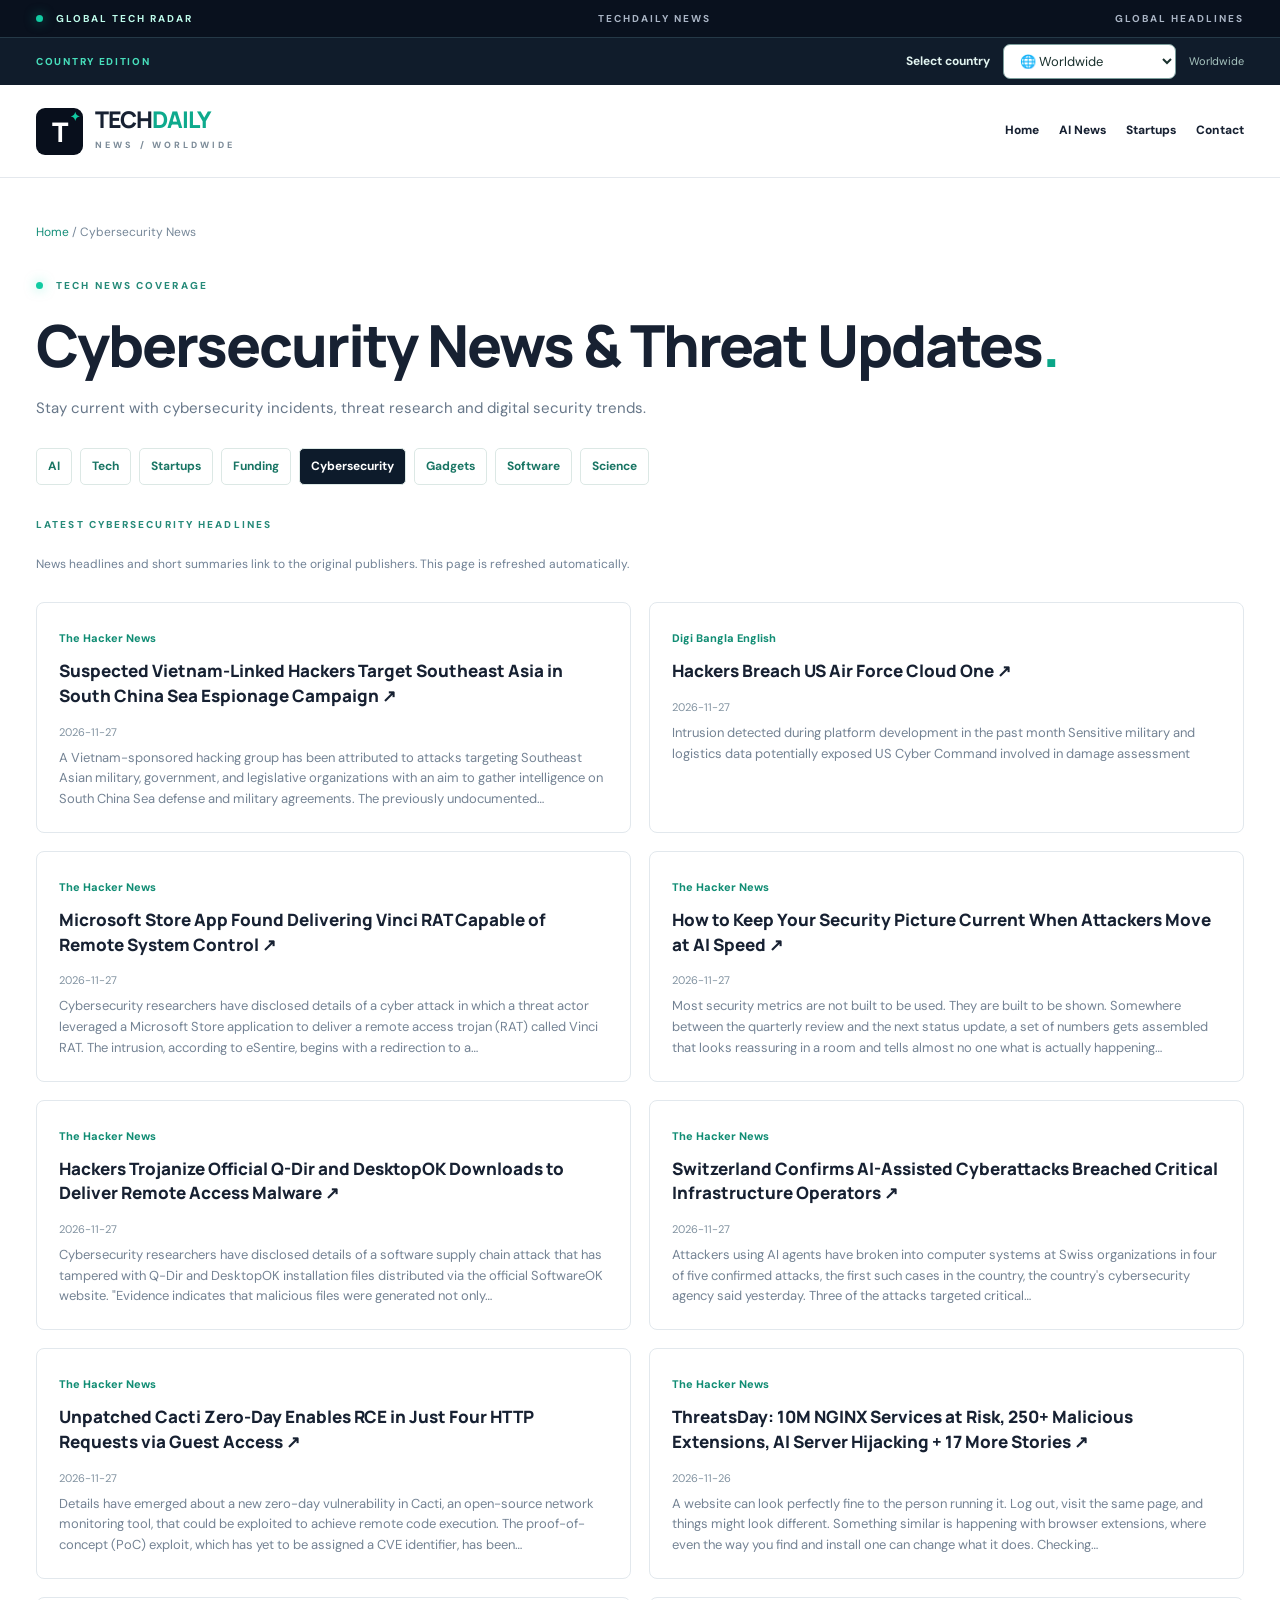
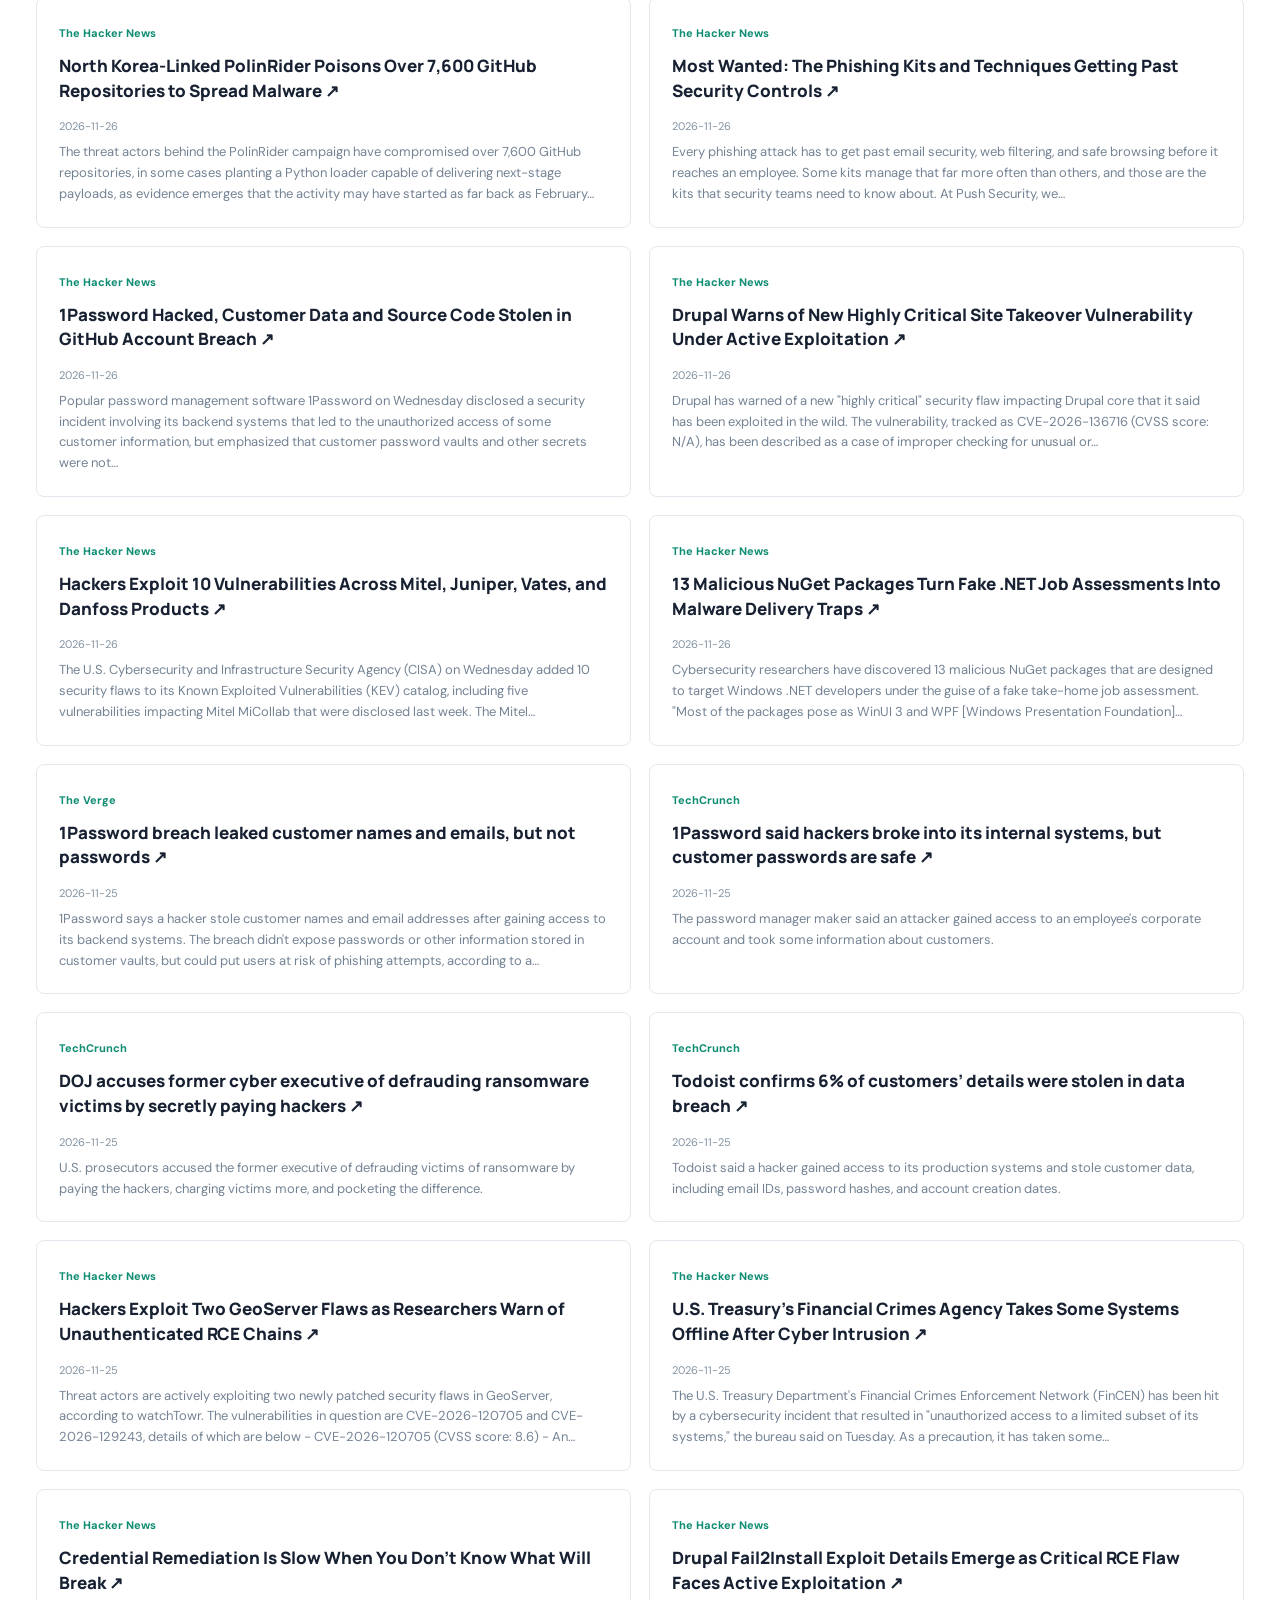
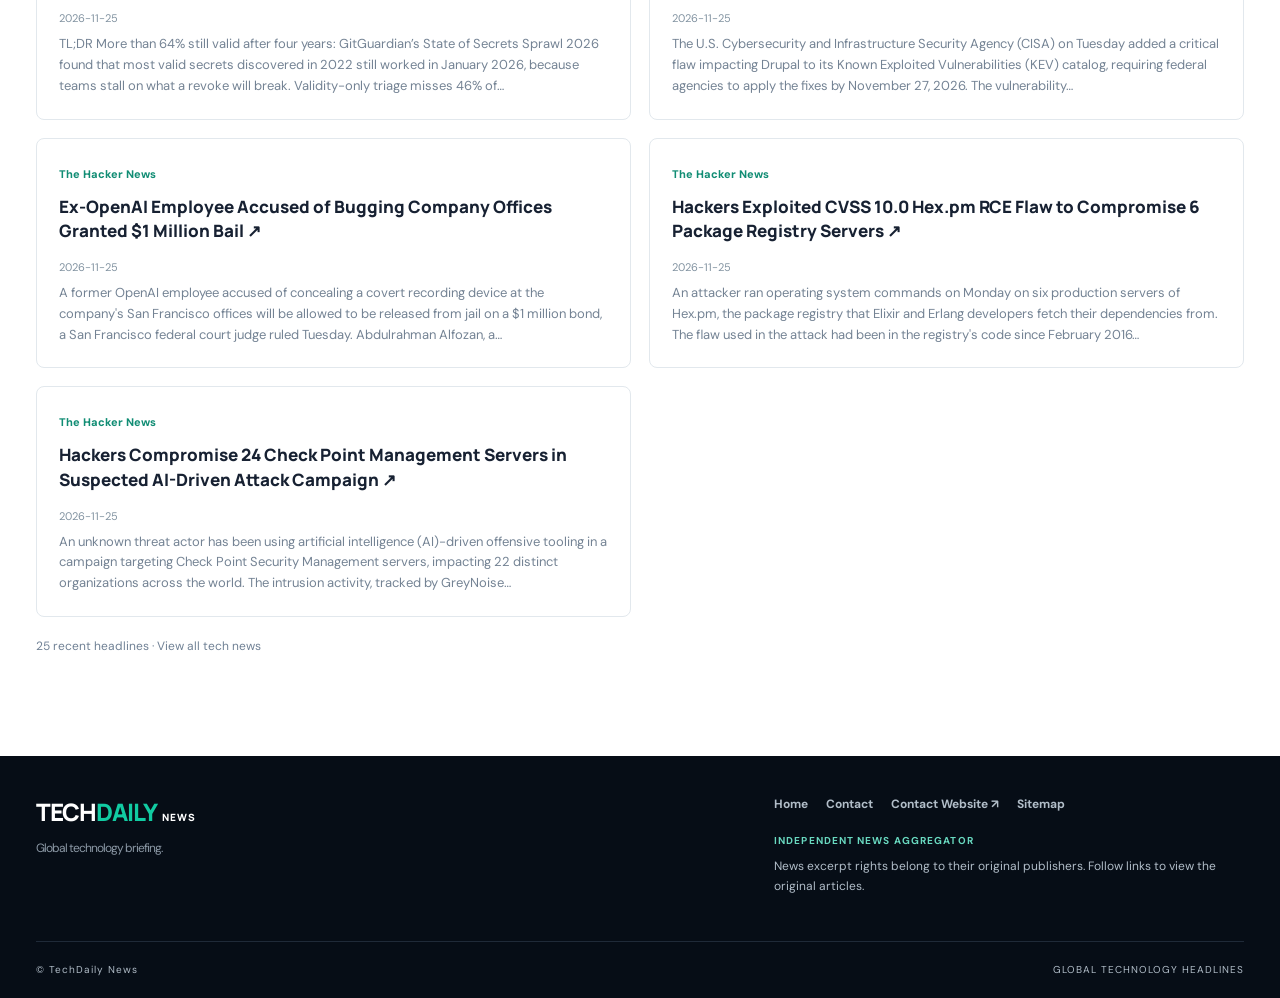
<file: category/cybersecurity/index.html>
<!doctype html><html lang="en"><head><meta charset="utf-8"><meta name="viewport" content="width=device-width,initial-scale=1">
<meta name="google-site-verification" content="1qQMCUHekjvhhgPfjwAEE-Zfl5rO4Td-0qGCgL5AGAs"><meta name="robots" content="index,follow"><meta name="theme-color" content="#080e19">
<meta name="description" content="Global cybersecurity news covering vulnerabilities, breaches, ransomware and data privacy."><link rel="canonical" href="https://techdailynews.pages.dev/category/cybersecurity/"><link rel="icon" type="image/svg+xml" href="/favicon.svg">
<meta property="og:type" content="website"><meta property="og:site_name" content="TechDaily News"><meta property="og:title" content="Cybersecurity News &amp; Threat Updates | TechDaily News">
<meta property="og:url" content="https://techdailynews.pages.dev/category/cybersecurity/"><meta property="og:description" content="Global cybersecurity news covering vulnerabilities, breaches, ransomware and data privacy."><meta name="twitter:card" content="summary">
<link rel="stylesheet" href="/styles.css"><link rel="stylesheet" href="/country.css"><script src="/country.js" defer></script><title>Cybersecurity News &amp; Threat Updates | TechDaily News</title><script type="application/ld+json">{"@context": "https://schema.org", "@type": "CollectionPage", "name": "Cybersecurity News & Threat Updates", "description": "Global cybersecurity news covering vulnerabilities, breaches, ransomware and data privacy.", "url": "https://techdailynews.pages.dev/category/cybersecurity/", "isPartOf": {"@type": "WebSite", "name": "TechDaily News", "url": "https://techdailynews.pages.dev/"}}</script></head>
<body><div class="signal-bar"><div class="wrap signal-inside"><span class="signal-pill"><i></i> GLOBAL TECH RADAR</span><span>TECHDAILY NEWS</span><span>GLOBAL HEADLINES</span></div></div>
<header class="header"><div class="wrap header-inside"><a href="/" class="logo"><span class="logo-symbol">T<span>✦</span></span><span class="logo-words"><b>TECH<span>DAILY</span></b><small>NEWS / WORLDWIDE</small></span></a>
<nav class="seo-nav"><a href="/">Home</a><a href="/category/ai/">AI News</a><a href="/category/startups/">Startups</a><a href="/contact/">Contact</a></nav></div></header>
<main class="wrap seo-page"><nav class="breadcrumb" aria-label="Breadcrumb"><a href="/">Home</a> / Cybersecurity News</nav>
<span class="eyebrow"><i></i> TECH NEWS COVERAGE</span><h1>Cybersecurity News &amp; Threat Updates<em>.</em></h1><p class="seo-intro">Stay current with cybersecurity incidents, threat research and digital security trends.</p>
<nav class="category-nav" aria-label="Browse all news topics"><a class="" href="/category/ai/">AI</a><a class="" href="/category/technology/">Tech</a><a class="" href="/category/startups/">Startups</a><a class="" href="/category/funding/">Funding</a><a class="active" href="/category/cybersecurity/">Cybersecurity</a><a class="" href="/category/gadgets/">Gadgets</a><a class="" href="/category/software/">Software</a><a class="" href="/category/science/">Science</a></nav>
<span class="eyebrow">LATEST CYBERSECURITY HEADLINES</span>
<p class="seo-note">News headlines and short summaries link to the original publishers. This page is refreshed automatically.</p>
<div class="seo-headlines"><article class="seo-headline" data-edition-story="WORLD"><small>The Hacker News</small><h2><a href="https://thehackernews.com/2026/11/suspected-vietnam-linked-hackers-target.html" target="_blank" rel="noopener noreferrer">Suspected Vietnam-Linked Hackers Target Southeast Asia in South China Sea Espionage Campaign ↗</a></h2><time datetime="2026-11-27">2026-11-27</time><p>A Vietnam-sponsored hacking group has been attributed to attacks targeting Southeast Asian military, government, and legislative organizations with an aim to gather intelligence on South China Sea defense and military agreements. The previously undocumented…</p></article><article class="seo-headline" data-edition-story="US"><small>Digi Bangla English</small><h2><a href="https://digibanglatech.news/196899" target="_blank" rel="noopener noreferrer">Hackers Breach US Air Force Cloud One ↗</a></h2><time datetime="2026-11-27">2026-11-27</time><p>Intrusion detected during platform development in the past month Sensitive military and logistics data potentially exposed US Cyber Command involved in damage assessment</p></article><article class="seo-headline" data-edition-story="WORLD"><small>The Hacker News</small><h2><a href="https://thehackernews.com/2026/11/microsoft-store-app-found-delivering.html" target="_blank" rel="noopener noreferrer">Microsoft Store App Found Delivering Vinci RAT Capable of Remote System Control ↗</a></h2><time datetime="2026-11-27">2026-11-27</time><p>Cybersecurity researchers have disclosed details of a cyber attack in which a threat actor leveraged a Microsoft Store application to deliver a remote access trojan (RAT) called Vinci RAT. The intrusion, according to eSentire, begins with a redirection to a…</p></article><article class="seo-headline" data-edition-story="WORLD"><small>The Hacker News</small><h2><a href="https://thehackernews.com/2026/11/how-to-keep-your-security-picture.html" target="_blank" rel="noopener noreferrer">How to Keep Your Security Picture Current When Attackers Move at AI Speed ↗</a></h2><time datetime="2026-11-27">2026-11-27</time><p>Most security metrics are not built to be used. They are built to be shown. Somewhere between the quarterly review and the next status update, a set of numbers gets assembled that looks reassuring in a room and tells almost no one what is actually happening…</p></article><article class="seo-headline" data-edition-story="WORLD"><small>The Hacker News</small><h2><a href="https://thehackernews.com/2026/11/hackers-trojanize-official-q-dir-and.html" target="_blank" rel="noopener noreferrer">Hackers Trojanize Official Q-Dir and DesktopOK Downloads to Deliver Remote Access Malware ↗</a></h2><time datetime="2026-11-27">2026-11-27</time><p>Cybersecurity researchers have disclosed details of a software supply chain attack that has tampered with Q-Dir and DesktopOK installation files distributed via the official SoftwareOK website. &quot;Evidence indicates that malicious files were generated not only…</p></article><article class="seo-headline" data-edition-story="WORLD"><small>The Hacker News</small><h2><a href="https://thehackernews.com/2026/11/switzerland-confirms-ai-assisted.html" target="_blank" rel="noopener noreferrer">Switzerland Confirms AI-Assisted Cyberattacks Breached Critical Infrastructure Operators ↗</a></h2><time datetime="2026-11-27">2026-11-27</time><p>Attackers using AI agents have broken into computer systems at Swiss organizations in four of five confirmed attacks, the first such cases in the country, the country&#x27;s cybersecurity agency said yesterday. Three of the attacks targeted critical…</p></article><article class="seo-headline" data-edition-story="WORLD"><small>The Hacker News</small><h2><a href="https://thehackernews.com/2026/11/unpatched-cacti-zero-day-enables-rce-in.html" target="_blank" rel="noopener noreferrer">Unpatched Cacti Zero-Day Enables RCE in Just Four HTTP Requests via Guest Access ↗</a></h2><time datetime="2026-11-27">2026-11-27</time><p>Details have emerged about a new zero-day vulnerability in Cacti, an open-source network monitoring tool, that could be exploited to achieve remote code execution. The proof-of-concept (PoC) exploit, which has yet to be assigned a CVE identifier, has been…</p></article><article class="seo-headline" data-edition-story="WORLD"><small>The Hacker News</small><h2><a href="https://thehackernews.com/2026/11/threatsday-250-rogue-extensions-10m.html" target="_blank" rel="noopener noreferrer">ThreatsDay: 10M NGINX Services at Risk, 250+ Malicious Extensions, AI Server Hijacking + 17 More Stories ↗</a></h2><time datetime="2026-11-26">2026-11-26</time><p>A website can look perfectly fine to the person running it. Log out, visit the same page, and things might look different. Something similar is happening with browser extensions, where even the way you find and install one can change what it does. Checking…</p></article><article class="seo-headline" data-edition-story="WORLD"><small>The Hacker News</small><h2><a href="https://thehackernews.com/2026/11/north-korea-linked-polinrider-poisons.html" target="_blank" rel="noopener noreferrer">North Korea-Linked PolinRider Poisons Over 7,600 GitHub Repositories to Spread Malware ↗</a></h2><time datetime="2026-11-26">2026-11-26</time><p>The threat actors behind the PolinRider campaign have compromised over 7,600 GitHub repositories, in some cases planting a Python loader capable of delivering next-stage payloads, as evidence emerges that the activity may have started as far back as February…</p></article><article class="seo-headline" data-edition-story="WORLD"><small>The Hacker News</small><h2><a href="https://thehackernews.com/2026/11/most-wanted-phishing-kits-and.html" target="_blank" rel="noopener noreferrer">Most Wanted: The Phishing Kits and Techniques Getting Past Security Controls ↗</a></h2><time datetime="2026-11-26">2026-11-26</time><p>Every phishing attack has to get past email security, web filtering, and safe browsing before it reaches an employee. Some kits manage that far more often than others, and those are the kits that security teams need to know about. At Push Security, we…</p></article><article class="seo-headline" data-edition-story="WORLD"><small>The Hacker News</small><h2><a href="https://thehackernews.com/2026/11/1password-hacked-customer-data-and.html" target="_blank" rel="noopener noreferrer">1Password Hacked, Customer Data and Source Code Stolen in GitHub Account Breach ↗</a></h2><time datetime="2026-11-26">2026-11-26</time><p>Popular password management software 1Password on Wednesday disclosed a security incident involving its backend systems that led to the unauthorized access of some customer information, but emphasized that customer password vaults and other secrets were not…</p></article><article class="seo-headline" data-edition-story="WORLD"><small>The Hacker News</small><h2><a href="https://thehackernews.com/2026/11/drupal-warns-of-new-highly-critical.html" target="_blank" rel="noopener noreferrer">Drupal Warns of New Highly Critical Site Takeover Vulnerability Under Active Exploitation ↗</a></h2><time datetime="2026-11-26">2026-11-26</time><p>Drupal has warned of a new &quot;highly critical&quot; security flaw impacting Drupal core that it said has been exploited in the wild. The vulnerability, tracked as CVE-2026-136716 (CVSS score: N/A), has been described as a case of improper checking for unusual or…</p></article><article class="seo-headline" data-edition-story="WORLD"><small>The Hacker News</small><h2><a href="https://thehackernews.com/2026/11/hackers-exploit-10-vulnerabilities.html" target="_blank" rel="noopener noreferrer">Hackers Exploit 10 Vulnerabilities Across Mitel, Juniper, Vates, and Danfoss Products ↗</a></h2><time datetime="2026-11-26">2026-11-26</time><p>The U.S. Cybersecurity and Infrastructure Security Agency (CISA) on Wednesday added 10 security flaws to its Known Exploited Vulnerabilities (KEV) catalog, including five vulnerabilities impacting Mitel MiCollab that were disclosed last week. The Mitel…</p></article><article class="seo-headline" data-edition-story="WORLD"><small>The Hacker News</small><h2><a href="https://thehackernews.com/2026/11/13-malicious-nuget-packages-turn-fake.html" target="_blank" rel="noopener noreferrer">13 Malicious NuGet Packages Turn Fake .NET Job Assessments Into Malware Delivery Traps ↗</a></h2><time datetime="2026-11-26">2026-11-26</time><p>Cybersecurity researchers have discovered 13 malicious NuGet packages that are designed to target Windows .NET developers under the guise of a fake take-home job assessment. &quot;Most of the packages pose as WinUI 3 and WPF [Windows Presentation Foundation]…</p></article><article class="seo-headline" data-edition-story="WORLD"><small>The Verge</small><h2><a href="https://www.theverge.com/tech/1042409/1password-data-breach-leak" target="_blank" rel="noopener noreferrer">1Password breach leaked customer names and emails, but not passwords ↗</a></h2><time datetime="2026-11-25">2026-11-25</time><p>1Password says a hacker stole customer names and email addresses after gaining access to its backend systems. The breach didn&#x27;t expose passwords or other information stored in customer vaults, but could put users at risk of phishing attempts, according to a…</p></article><article class="seo-headline" data-edition-story="WORLD"><small>TechCrunch</small><h2><a href="https://techcrunch.com/2026/11/25/1password-said-hackers-broke-into-its-internal-systems-but-customer-passwords-are-safe" target="_blank" rel="noopener noreferrer">1Password said hackers broke into its internal systems, but customer passwords are safe ↗</a></h2><time datetime="2026-11-25">2026-11-25</time><p>The password manager maker said an attacker gained access to an employee&#x27;s corporate account and took some information about customers.</p></article><article class="seo-headline" data-edition-story="WORLD"><small>TechCrunch</small><h2><a href="https://techcrunch.com/2026/11/25/doj-accuses-former-cyber-executive-of-defrauding-ransomware-victims-by-secretly-paying-hackers" target="_blank" rel="noopener noreferrer">DOJ accuses former cyber executive of defrauding ransomware victims by secretly paying hackers ↗</a></h2><time datetime="2026-11-25">2026-11-25</time><p>U.S. prosecutors accused the former executive of defrauding victims of ransomware by paying the hackers, charging victims more, and pocketing the difference.</p></article><article class="seo-headline" data-edition-story="WORLD"><small>TechCrunch</small><h2><a href="https://techcrunch.com/2026/11/25/todoist-confirms-6-of-customers-details-were-stolen-in-data-breach" target="_blank" rel="noopener noreferrer">Todoist confirms 6% of customers’ details were stolen in data breach ↗</a></h2><time datetime="2026-11-25">2026-11-25</time><p>Todoist said a hacker gained access to its production systems and stole customer data, including email IDs, password hashes, and account creation dates.</p></article><article class="seo-headline" data-edition-story="WORLD"><small>The Hacker News</small><h2><a href="https://thehackernews.com/2026/11/hackers-exploit-two-geoserver-flaws-as.html" target="_blank" rel="noopener noreferrer">Hackers Exploit Two GeoServer Flaws as Researchers Warn of Unauthenticated RCE Chains ↗</a></h2><time datetime="2026-11-25">2026-11-25</time><p>Threat actors are actively exploiting two newly patched security flaws in GeoServer, according to watchTowr. The vulnerabilities in question are CVE-2026-120705 and CVE-2026-129243, details of which are below - CVE-2026-120705 (CVSS score: 8.6) - An…</p></article><article class="seo-headline" data-edition-story="WORLD"><small>The Hacker News</small><h2><a href="https://thehackernews.com/2026/11/us-treasurys-fincen-takes-some-systems.html" target="_blank" rel="noopener noreferrer">U.S. Treasury&#x27;s Financial Crimes Agency Takes Some Systems Offline After Cyber Intrusion ↗</a></h2><time datetime="2026-11-25">2026-11-25</time><p>The U.S. Treasury Department&#x27;s Financial Crimes Enforcement Network (FinCEN) has been hit by a cybersecurity incident that resulted in &quot;unauthorized access to a limited subset of its systems,&quot; the bureau said on Tuesday. As a precaution, it has taken some…</p></article><article class="seo-headline" data-edition-story="WORLD"><small>The Hacker News</small><h2><a href="https://thehackernews.com/2026/11/credential-remediation-is-slow-when-you.html" target="_blank" rel="noopener noreferrer">Credential Remediation Is Slow When You Don’t Know What Will Break ↗</a></h2><time datetime="2026-11-25">2026-11-25</time><p>TL;DR More than 64% still valid after four years: GitGuardian’s State of Secrets Sprawl 2026 found that most valid secrets discovered in 2022 still worked in January 2026, because teams stall on what a revoke will break. Validity-only triage misses 46% of…</p></article><article class="seo-headline" data-edition-story="WORLD"><small>The Hacker News</small><h2><a href="https://thehackernews.com/2026/11/drupal-fail2install-exploit-details.html" target="_blank" rel="noopener noreferrer">Drupal Fail2Install Exploit Details Emerge as Critical RCE Flaw Faces Active Exploitation ↗</a></h2><time datetime="2026-11-25">2026-11-25</time><p>The U.S. Cybersecurity and Infrastructure Security Agency (CISA) on Tuesday added a critical flaw impacting Drupal to its Known Exploited Vulnerabilities (KEV) catalog, requiring federal agencies to apply the fixes by November 27, 2026. The vulnerability…</p></article><article class="seo-headline" data-edition-story="WORLD"><small>The Hacker News</small><h2><a href="https://thehackernews.com/2026/11/ex-openai-employee-accused-of-bugging.html" target="_blank" rel="noopener noreferrer">Ex-OpenAI Employee Accused of Bugging Company Offices Granted $1 Million Bail ↗</a></h2><time datetime="2026-11-25">2026-11-25</time><p>A former OpenAI employee accused of concealing a covert recording device at the company&#x27;s San Francisco offices will be allowed to be released from jail on a $1 million bond, a San Francisco federal court judge ruled Tuesday. Abdulrahman Alfozan, a…</p></article><article class="seo-headline" data-edition-story="WORLD"><small>The Hacker News</small><h2><a href="https://thehackernews.com/2026/11/hackers-exploited-cvss-100-hexpm-rce.html" target="_blank" rel="noopener noreferrer">Hackers Exploited CVSS 10.0 Hex.pm RCE Flaw to Compromise 6 Package Registry Servers ↗</a></h2><time datetime="2026-11-25">2026-11-25</time><p>An attacker ran operating system commands on Monday on six production servers of Hex.pm, the package registry that Elixir and Erlang developers fetch their dependencies from. The flaw used in the attack had been in the registry&#x27;s code since February 2016…</p></article><article class="seo-headline" data-edition-story="WORLD"><small>The Hacker News</small><h2><a href="https://thehackernews.com/2026/11/hackers-compromise-24-check-point.html" target="_blank" rel="noopener noreferrer">Hackers Compromise 24 Check Point Management Servers in Suspected AI-Driven Attack Campaign ↗</a></h2><time datetime="2026-11-25">2026-11-25</time><p>An unknown threat actor has been using artificial intelligence (AI)-driven offensive tooling in a campaign targeting Check Point Security Management servers, impacting 22 distinct organizations across the world. The intrusion activity, tracked by GreyNoise…</p></article></div>
<p class="seo-note">25 recent headlines · <a href="/">View all tech news</a></p></main>
<footer><div class="wrap footer-main"><div class="footer-brand">TECH<span>DAILY</span><small>NEWS</small><p>Global technology briefing.</p></div>
<div class="footer-disclaimer"><nav class="footer-links"><a href="/">Home</a><a href="/contact/">Contact</a><a href="https://ashraful.pages.dev/" target="_blank" rel="noopener noreferrer">Contact Website ↗</a><a href="/sitemap.xml">Sitemap</a></nav><b>INDEPENDENT NEWS AGGREGATOR</b><p>News excerpt rights belong to their original publishers. Follow links to view the original articles.</p></div></div>
<div class="wrap footer-bottom"><span>© TechDaily News</span><span>GLOBAL TECHNOLOGY HEADLINES</span></div></footer></body></html>
</file>
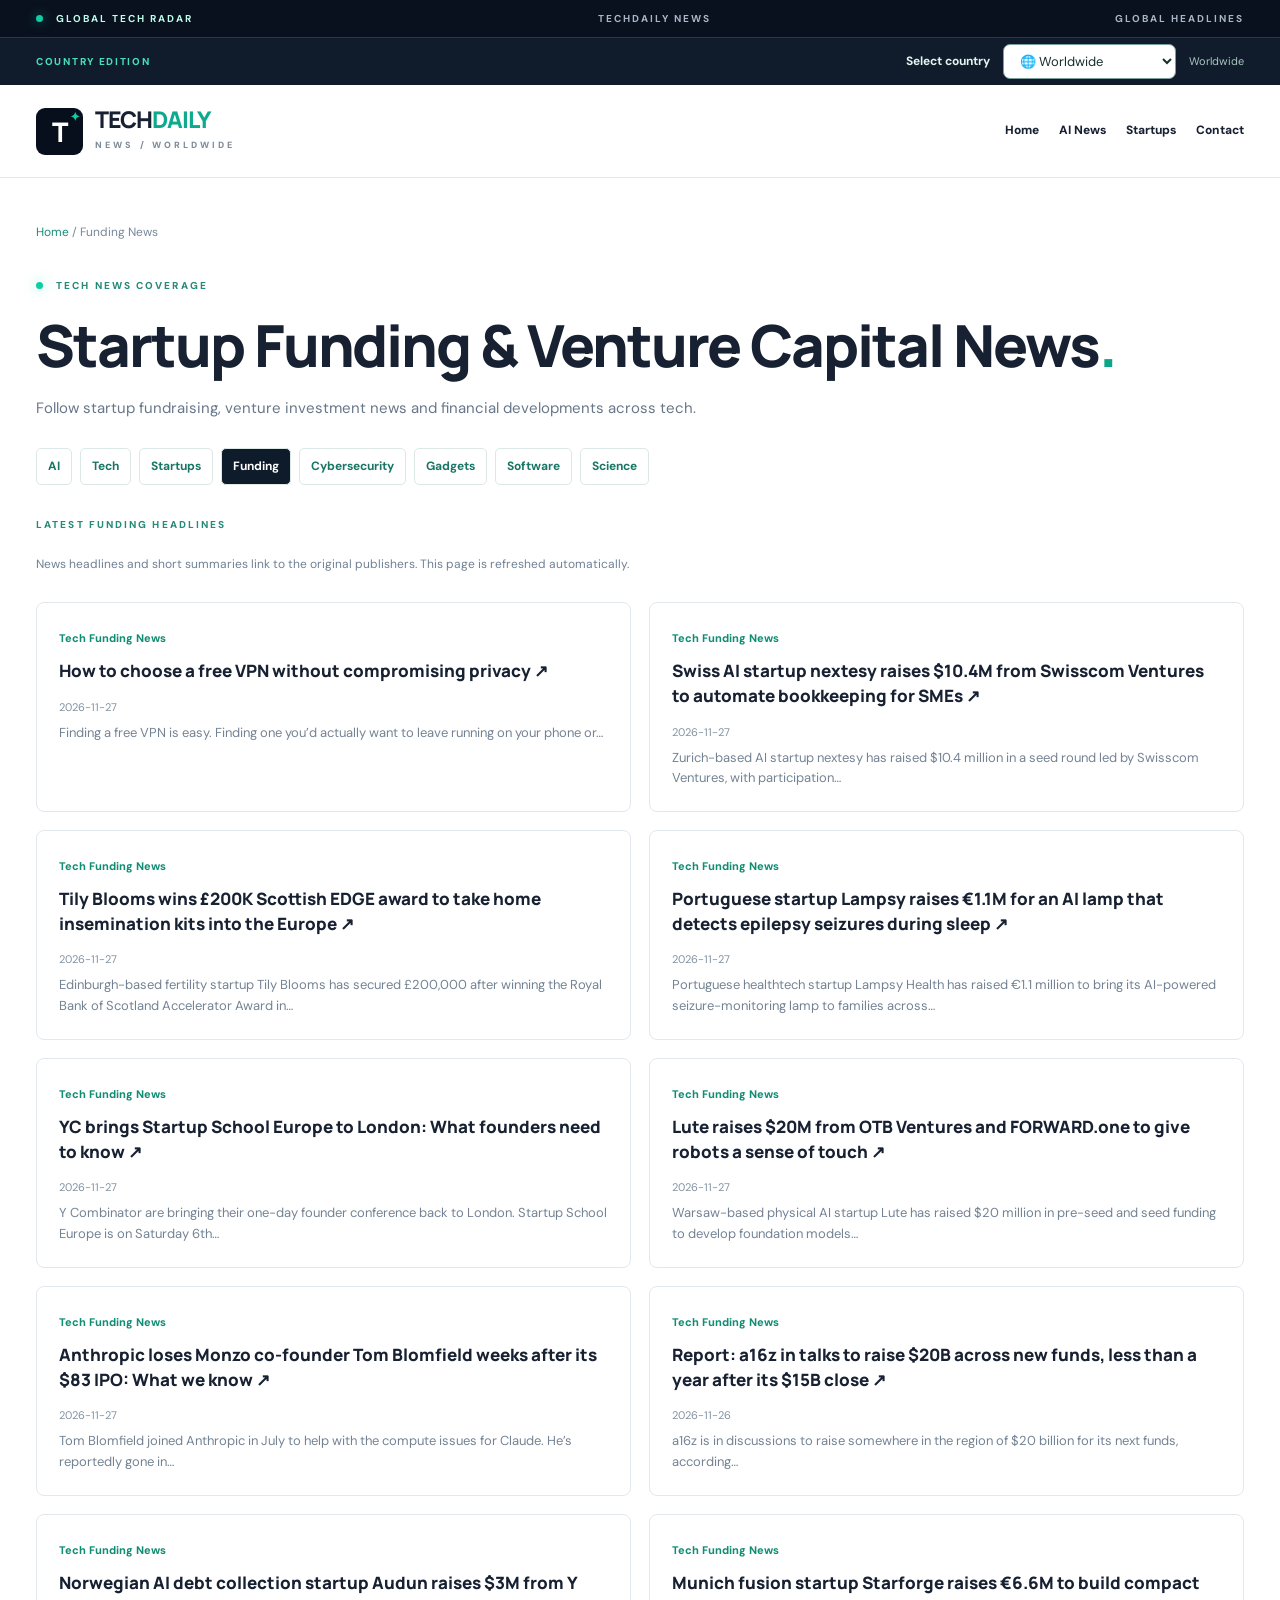
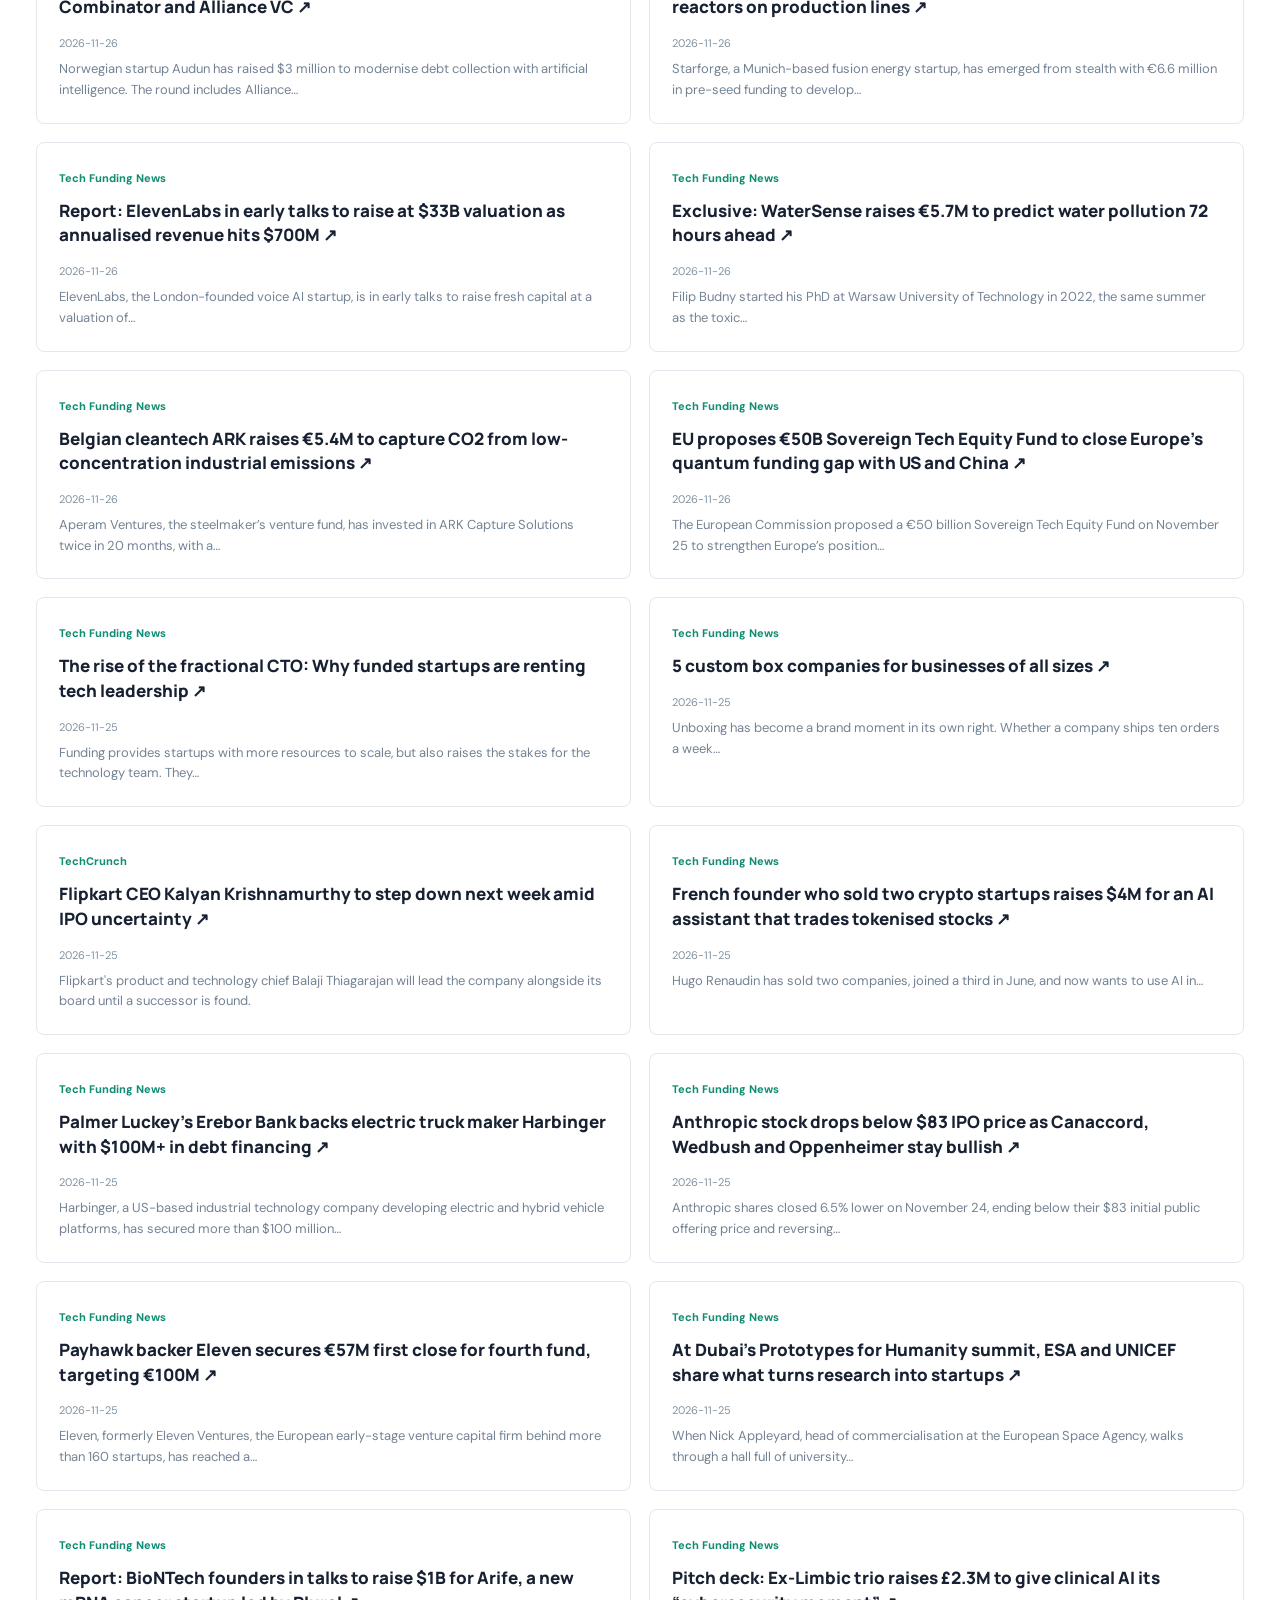
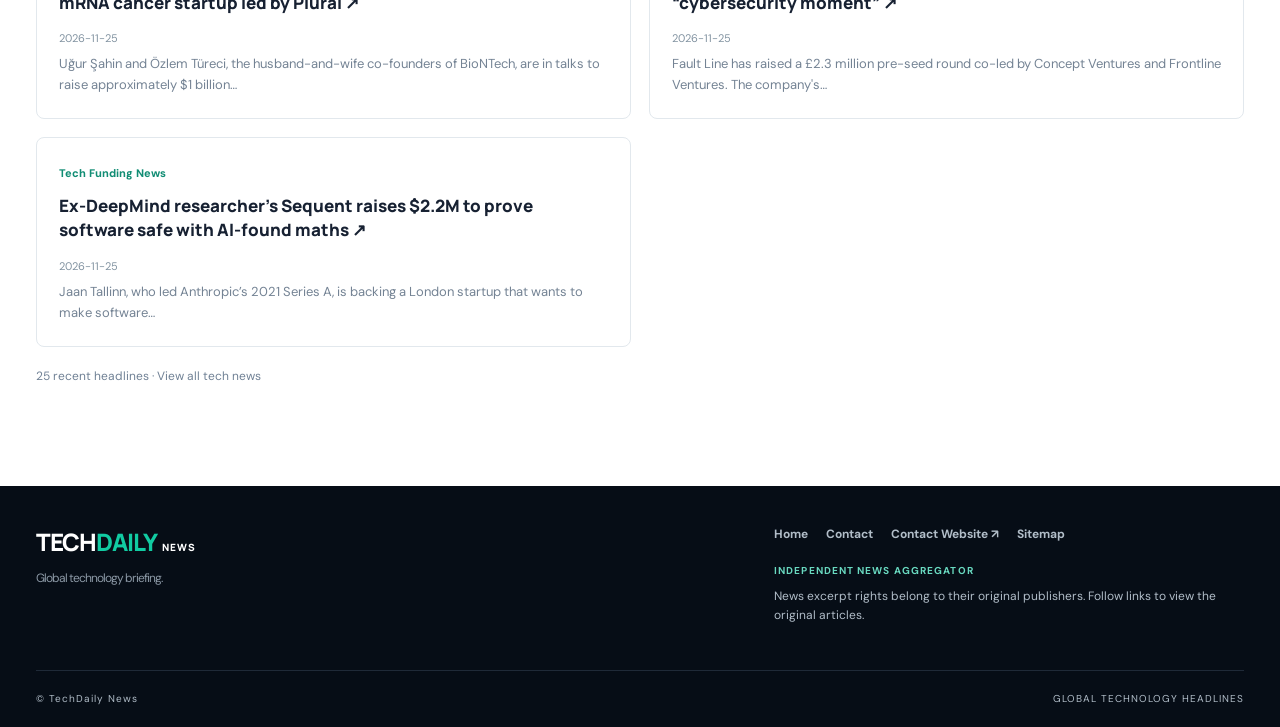
<file: category/funding/index.html>
<!doctype html><html lang="en"><head><meta charset="utf-8"><meta name="viewport" content="width=device-width,initial-scale=1">
<meta name="google-site-verification" content="1qQMCUHekjvhhgPfjwAEE-Zfl5rO4Td-0qGCgL5AGAs"><meta name="robots" content="index,follow"><meta name="theme-color" content="#080e19">
<meta name="description" content="Read technology investment, startup funding rounds, venture capital and global deal news."><link rel="canonical" href="https://techdailynews.pages.dev/category/funding/"><link rel="icon" type="image/svg+xml" href="/favicon.svg">
<meta property="og:type" content="website"><meta property="og:site_name" content="TechDaily News"><meta property="og:title" content="Startup Funding &amp; Venture Capital News | TechDaily News">
<meta property="og:url" content="https://techdailynews.pages.dev/category/funding/"><meta property="og:description" content="Read technology investment, startup funding rounds, venture capital and global deal news."><meta name="twitter:card" content="summary">
<link rel="stylesheet" href="/styles.css"><link rel="stylesheet" href="/country.css"><script src="/country.js" defer></script><title>Startup Funding &amp; Venture Capital News | TechDaily News</title><script type="application/ld+json">{"@context": "https://schema.org", "@type": "CollectionPage", "name": "Startup Funding & Venture Capital News", "description": "Read technology investment, startup funding rounds, venture capital and global deal news.", "url": "https://techdailynews.pages.dev/category/funding/", "isPartOf": {"@type": "WebSite", "name": "TechDaily News", "url": "https://techdailynews.pages.dev/"}}</script></head>
<body><div class="signal-bar"><div class="wrap signal-inside"><span class="signal-pill"><i></i> GLOBAL TECH RADAR</span><span>TECHDAILY NEWS</span><span>GLOBAL HEADLINES</span></div></div>
<header class="header"><div class="wrap header-inside"><a href="/" class="logo"><span class="logo-symbol">T<span>✦</span></span><span class="logo-words"><b>TECH<span>DAILY</span></b><small>NEWS / WORLDWIDE</small></span></a>
<nav class="seo-nav"><a href="/">Home</a><a href="/category/ai/">AI News</a><a href="/category/startups/">Startups</a><a href="/contact/">Contact</a></nav></div></header>
<main class="wrap seo-page"><nav class="breadcrumb" aria-label="Breadcrumb"><a href="/">Home</a> / Funding News</nav>
<span class="eyebrow"><i></i> TECH NEWS COVERAGE</span><h1>Startup Funding &amp; Venture Capital News<em>.</em></h1><p class="seo-intro">Follow startup fundraising, venture investment news and financial developments across tech.</p>
<nav class="category-nav" aria-label="Browse all news topics"><a class="" href="/category/ai/">AI</a><a class="" href="/category/technology/">Tech</a><a class="" href="/category/startups/">Startups</a><a class="active" href="/category/funding/">Funding</a><a class="" href="/category/cybersecurity/">Cybersecurity</a><a class="" href="/category/gadgets/">Gadgets</a><a class="" href="/category/software/">Software</a><a class="" href="/category/science/">Science</a></nav>
<span class="eyebrow">LATEST FUNDING HEADLINES</span>
<p class="seo-note">News headlines and short summaries link to the original publishers. This page is refreshed automatically.</p>
<div class="seo-headlines"><article class="seo-headline" data-edition-story="WORLD"><small>Tech Funding News</small><h2><a href="https://techfundingnews.com/how-to-choose-a-free-vpn-without-compromising-privacy" target="_blank" rel="noopener noreferrer">How to choose a free VPN without compromising privacy ↗</a></h2><time datetime="2026-11-27">2026-11-27</time><p>Finding a free VPN is easy. Finding one you’d actually want to leave running on your phone or…</p></article><article class="seo-headline" data-edition-story="WORLD"><small>Tech Funding News</small><h2><a href="https://techfundingnews.com/swiss-ai-startup-nextesy-raises-10-4m-from-swisscom-ventures-to-automate-bookkeeping-for-smes" target="_blank" rel="noopener noreferrer">Swiss AI startup nextesy raises $10.4M from Swisscom Ventures to automate bookkeeping for SMEs ↗</a></h2><time datetime="2026-11-27">2026-11-27</time><p>Zurich-based AI startup nextesy has raised $10.4 million in a seed round led by Swisscom Ventures, with participation…</p></article><article class="seo-headline" data-edition-story="WORLD"><small>Tech Funding News</small><h2><a href="https://techfundingnews.com/tily-blooms-wins-200k-scottish-edge-award-to-take-home-insemination-kits-into-the-europe" target="_blank" rel="noopener noreferrer">Tily Blooms wins £200K Scottish EDGE award to take home insemination kits into the Europe ↗</a></h2><time datetime="2026-11-27">2026-11-27</time><p>Edinburgh-based fertility startup Tily Blooms has secured £200,000 after winning the Royal Bank of Scotland Accelerator Award in…</p></article><article class="seo-headline" data-edition-story="WORLD"><small>Tech Funding News</small><h2><a href="https://techfundingnews.com/portuguese-startup-lampsy-raises-e1-1m-for-an-ai-lamp-that-detects-epilepsy-seizures-during-sleep" target="_blank" rel="noopener noreferrer">Portuguese startup Lampsy raises €1.1M for an AI lamp that detects epilepsy seizures during sleep ↗</a></h2><time datetime="2026-11-27">2026-11-27</time><p>Portuguese healthtech startup Lampsy Health has raised €1.1 million to bring its AI-powered seizure-monitoring lamp to families across…</p></article><article class="seo-headline" data-edition-story="GB"><small>Tech Funding News</small><h2><a href="https://techfundingnews.com/y-combinator-startup-school-europe-london-2027" target="_blank" rel="noopener noreferrer">YC brings Startup School Europe to London: What founders need to know ↗</a></h2><time datetime="2026-11-27">2026-11-27</time><p>Y Combinator are bringing their one-day founder conference back to London. Startup School Europe is on Saturday 6th…</p></article><article class="seo-headline" data-edition-story="WORLD"><small>Tech Funding News</small><h2><a href="https://techfundingnews.com/lute-raises-20m-from-otb-ventures-and-forward-one-to-give-robots-a-sense-of-touch" target="_blank" rel="noopener noreferrer">Lute raises $20M from OTB Ventures and FORWARD.one to give robots a sense of touch ↗</a></h2><time datetime="2026-11-27">2026-11-27</time><p>Warsaw-based physical AI startup Lute has raised $20 million in pre-seed and seed funding to develop foundation models…</p></article><article class="seo-headline" data-edition-story="WORLD"><small>Tech Funding News</small><h2><a href="https://techfundingnews.com/tom-blomfield-reportedly-leaves-anthropic-six-months" target="_blank" rel="noopener noreferrer">Anthropic loses Monzo co-founder Tom Blomfield weeks after its $83 IPO: What we know ↗</a></h2><time datetime="2026-11-27">2026-11-27</time><p>Tom Blomfield joined Anthropic in July to help with the compute issues for Claude. He’s reportedly gone in…</p></article><article class="seo-headline" data-edition-story="WORLD"><small>Tech Funding News</small><h2><a href="https://techfundingnews.com/a16z-talks-raise-20b-new-funds" target="_blank" rel="noopener noreferrer">Report: a16z in talks to raise $20B across new funds, less than a year after its $15B close ↗</a></h2><time datetime="2026-11-26">2026-11-26</time><p>a16z is in discussions to raise somewhere in the region of $20 billion for its next funds, according…</p></article><article class="seo-headline" data-edition-story="WORLD"><small>Tech Funding News</small><h2><a href="https://techfundingnews.com/norwegian-ai-debt-collection-startup-audun-raises-3m-from-y-combinator-and-alliance-vc" target="_blank" rel="noopener noreferrer">Norwegian AI debt collection startup Audun raises $3M from Y Combinator and Alliance VC ↗</a></h2><time datetime="2026-11-26">2026-11-26</time><p>Norwegian startup Audun has raised $3 million to modernise debt collection with artificial intelligence. The round includes Alliance…</p></article><article class="seo-headline" data-edition-story="DE"><small>Tech Funding News</small><h2><a href="https://techfundingnews.com/munich-fusion-startup-starforge-raises-e6-6m-to-build-compact-reactors-on-production-lines" target="_blank" rel="noopener noreferrer">Munich fusion startup Starforge raises €6.6M to build compact reactors on production lines ↗</a></h2><time datetime="2026-11-26">2026-11-26</time><p>Starforge, a Munich-based fusion energy startup, has emerged from stealth with €6.6 million in pre-seed funding to develop…</p></article><article class="seo-headline" data-edition-story="WORLD"><small>Tech Funding News</small><h2><a href="https://techfundingnews.com/report-elevenlabs-in-early-talks-to-raise-at-33b-valuation-as-annualised-revenue-hits-700m" target="_blank" rel="noopener noreferrer">Report: ElevenLabs in early talks to raise at $33B valuation as annualised revenue hits $700M ↗</a></h2><time datetime="2026-11-26">2026-11-26</time><p>ElevenLabs, the London-founded voice AI startup, is in early talks to raise fresh capital at a valuation of…</p></article><article class="seo-headline" data-edition-story="WORLD"><small>Tech Funding News</small><h2><a href="https://techfundingnews.com/watersense-raises-5-75m-river-data-subscriptions" target="_blank" rel="noopener noreferrer">Exclusive: WaterSense raises €5.7M to predict water pollution 72 hours ahead ↗</a></h2><time datetime="2026-11-26">2026-11-26</time><p>Filip Budny started his PhD at Warsaw University of Technology in 2022, the same summer as the toxic…</p></article><article class="seo-headline" data-edition-story="WORLD"><small>Tech Funding News</small><h2><a href="https://techfundingnews.com/ark-raises-5-4m-solvent-free-carbon-capture" target="_blank" rel="noopener noreferrer">Belgian cleantech ARK raises €5.4M to capture CO2 from low-concentration industrial emissions ↗</a></h2><time datetime="2026-11-26">2026-11-26</time><p>Aperam Ventures, the steelmaker’s venture fund, has invested in ARK Capture Solutions twice in 20 months, with a…</p></article><article class="seo-headline" data-edition-story="US"><small>Tech Funding News</small><h2><a href="https://techfundingnews.com/eu-proposes-e50b-sovereign-tech-equity-fund-to-close-europes-quantum-funding-gap-with-us-and-china" target="_blank" rel="noopener noreferrer">EU proposes €50B Sovereign Tech Equity Fund to close Europe’s quantum funding gap with US and China ↗</a></h2><time datetime="2026-11-26">2026-11-26</time><p>The European Commission proposed a €50 billion Sovereign Tech Equity Fund on November 25 to strengthen Europe’s position…</p></article><article class="seo-headline" data-edition-story="WORLD"><small>Tech Funding News</small><h2><a href="https://techfundingnews.com/the-rise-of-the-fractional-cto-why-funded-startups-are-renting-tech-leadership" target="_blank" rel="noopener noreferrer">The rise of the fractional CTO: Why funded startups are renting tech leadership ↗</a></h2><time datetime="2026-11-25">2026-11-25</time><p>Funding provides startups with more resources to scale, but also raises the stakes for the technology team. They…</p></article><article class="seo-headline" data-edition-story="WORLD"><small>Tech Funding News</small><h2><a href="https://techfundingnews.com/5-custom-box-companies-for-businesses-of-all-sizes" target="_blank" rel="noopener noreferrer">5 custom box companies for businesses of all sizes ↗</a></h2><time datetime="2026-11-25">2026-11-25</time><p>Unboxing has become a brand moment in its own right. Whether a company ships ten orders a week…</p></article><article class="seo-headline" data-edition-story="WORLD"><small>TechCrunch</small><h2><a href="https://techcrunch.com/2026/11/25/flipkart-ceo-kalyan-krishnamurthy-to-step-down-next-week-amid-ipo-uncertainty" target="_blank" rel="noopener noreferrer">Flipkart CEO Kalyan Krishnamurthy to step down next week amid IPO uncertainty ↗</a></h2><time datetime="2026-11-25">2026-11-25</time><p>Flipkart&#x27;s product and technology chief Balaji Thiagarajan will lead the company alongside its board until a successor is found.</p></article><article class="seo-headline" data-edition-story="WORLD"><small>Tech Funding News</small><h2><a href="https://techfundingnews.com/ulys-raises-4m-ai-investing-tokenised-stocks" target="_blank" rel="noopener noreferrer">French founder who sold two crypto startups raises $4M for an AI assistant that trades tokenised stocks ↗</a></h2><time datetime="2026-11-25">2026-11-25</time><p>Hugo Renaudin has sold two companies, joined a third in June, and now wants to use AI in…</p></article><article class="seo-headline" data-edition-story="WORLD"><small>Tech Funding News</small><h2><a href="https://techfundingnews.com/palmer-luckeys-erebor-bank-backs-electric-truck-maker-harbinger-with-100m-in-debt-financing" target="_blank" rel="noopener noreferrer">Palmer Luckey’s Erebor Bank backs electric truck maker Harbinger with $100M+ in debt financing ↗</a></h2><time datetime="2026-11-25">2026-11-25</time><p>Harbinger, a US-based industrial technology company developing electric and hybrid vehicle platforms, has secured more than $100 million…</p></article><article class="seo-headline" data-edition-story="WORLD"><small>Tech Funding News</small><h2><a href="https://techfundingnews.com/anthropic-stock-drops-below-83-ipo-price-as-canaccord-wedbush-and-oppenheimer-stay-bullish" target="_blank" rel="noopener noreferrer">Anthropic stock drops below $83 IPO price as Canaccord, Wedbush and Oppenheimer stay bullish ↗</a></h2><time datetime="2026-11-25">2026-11-25</time><p>Anthropic shares closed 6.5% lower on November 24, ending below their $83 initial public offering price and reversing…</p></article><article class="seo-headline" data-edition-story="WORLD"><small>Tech Funding News</small><h2><a href="https://techfundingnews.com/payhawk-backer-eleven-secures-e57m-first-close-for-fourth-fund-targeting-e100m" target="_blank" rel="noopener noreferrer">Payhawk backer Eleven secures €57M first close for fourth fund, targeting €100M ↗</a></h2><time datetime="2026-11-25">2026-11-25</time><p>Eleven, formerly Eleven Ventures, the European early-stage venture capital firm behind more than 160 startups, has reached a…</p></article><article class="seo-headline" data-edition-story="AE"><small>Tech Funding News</small><h2><a href="https://techfundingnews.com/esa-unicef-research-commercialisation-dubai-future-week" target="_blank" rel="noopener noreferrer">At Dubai’s Prototypes for Humanity summit, ESA and UNICEF share what turns research into startups ↗</a></h2><time datetime="2026-11-25">2026-11-25</time><p>When Nick Appleyard, head of commercialisation at the European Space Agency, walks through a hall full of university…</p></article><article class="seo-headline" data-edition-story="WORLD"><small>Tech Funding News</small><h2><a href="https://techfundingnews.com/report-biontech-founders-in-talks-to-raise-1b-for-arife-a-new-mrna-cancer-startup-led-by-plural" target="_blank" rel="noopener noreferrer">Report: BioNTech founders in talks to raise $1B for Arife, a new mRNA cancer startup led by Plural ↗</a></h2><time datetime="2026-11-25">2026-11-25</time><p>Uğur Şahin and Özlem Türeci, the husband-and-wife co-founders of BioNTech, are in talks to raise approximately $1 billion…</p></article><article class="seo-headline" data-edition-story="WORLD"><small>Tech Funding News</small><h2><a href="https://techfundingnews.com/fault-line-raises-2-3m-clinical-ai-safety-benchmarks" target="_blank" rel="noopener noreferrer">Pitch deck: Ex-Limbic trio raises £2.3M to give clinical AI its “cybersecurity moment” ↗</a></h2><time datetime="2026-11-25">2026-11-25</time><p>Fault Line has raised a £2.3 million pre-seed round co-led by Concept Ventures and Frontline Ventures. The company&#x27;s…</p></article><article class="seo-headline" data-edition-story="WORLD"><small>Tech Funding News</small><h2><a href="https://techfundingnews.com/ex-deepmind-researchers-sequent-raises-2-2m-to-prove-software-safe-with-ai-found-maths" target="_blank" rel="noopener noreferrer">Ex-DeepMind researcher’s Sequent raises $2.2M to prove software safe with AI-found maths ↗</a></h2><time datetime="2026-11-25">2026-11-25</time><p>Jaan Tallinn, who led Anthropic’s 2021 Series A, is backing a London startup that wants to make software…</p></article></div>
<p class="seo-note">25 recent headlines · <a href="/">View all tech news</a></p></main>
<footer><div class="wrap footer-main"><div class="footer-brand">TECH<span>DAILY</span><small>NEWS</small><p>Global technology briefing.</p></div>
<div class="footer-disclaimer"><nav class="footer-links"><a href="/">Home</a><a href="/contact/">Contact</a><a href="https://ashraful.pages.dev/" target="_blank" rel="noopener noreferrer">Contact Website ↗</a><a href="/sitemap.xml">Sitemap</a></nav><b>INDEPENDENT NEWS AGGREGATOR</b><p>News excerpt rights belong to their original publishers. Follow links to view the original articles.</p></div></div>
<div class="wrap footer-bottom"><span>© TechDaily News</span><span>GLOBAL TECHNOLOGY HEADLINES</span></div></footer></body></html>
</file>
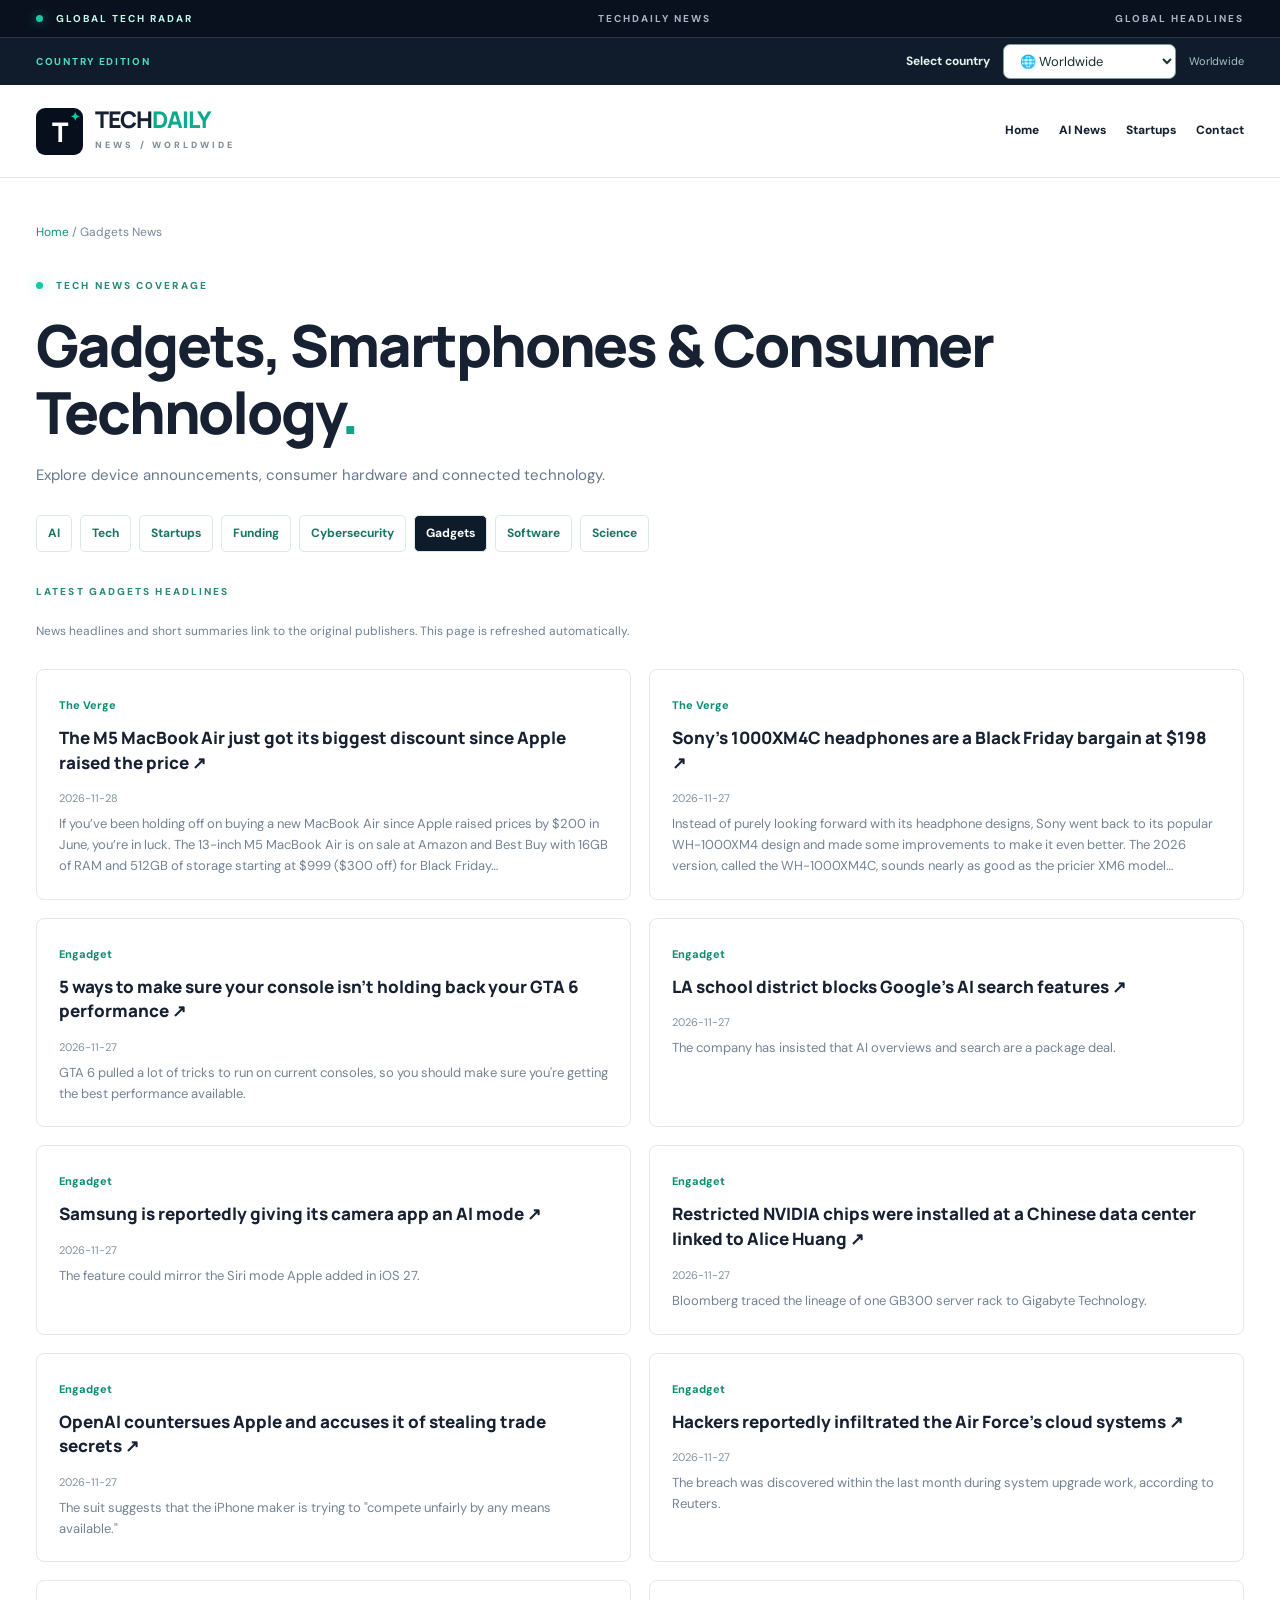
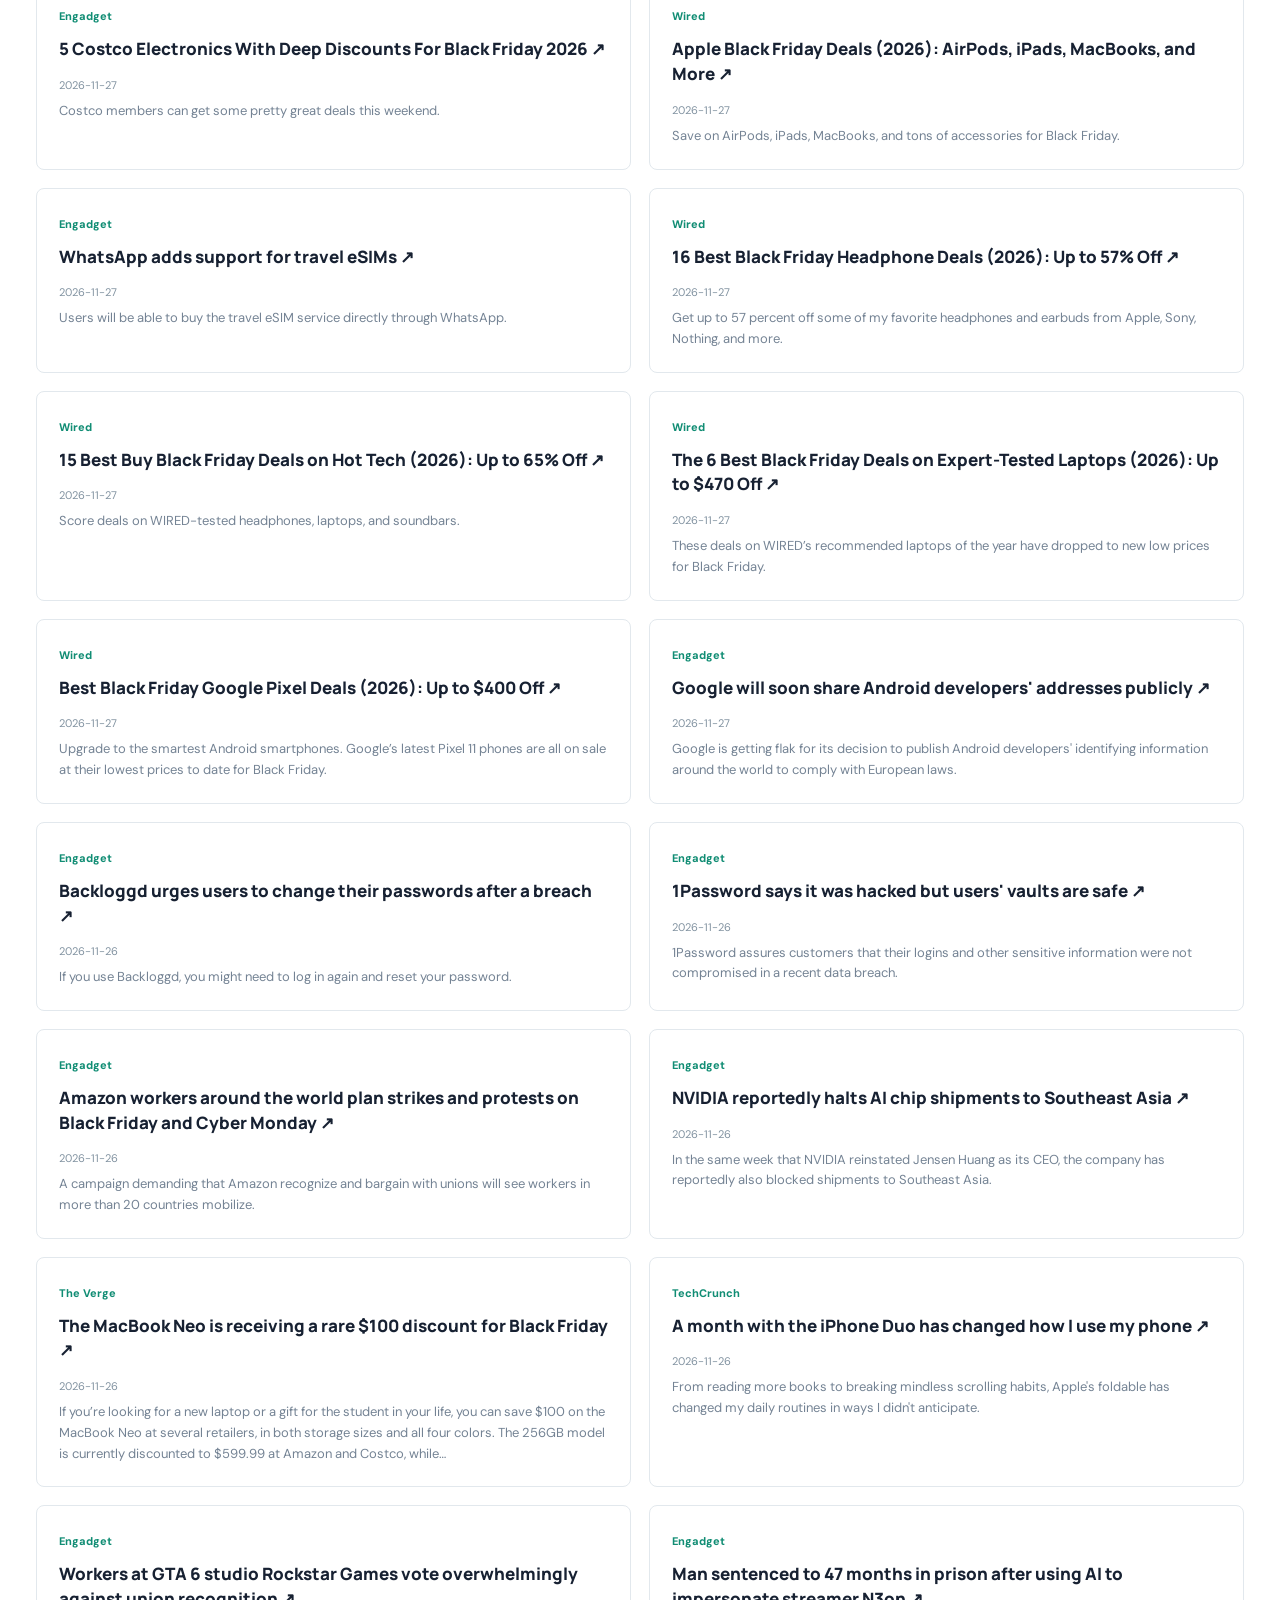
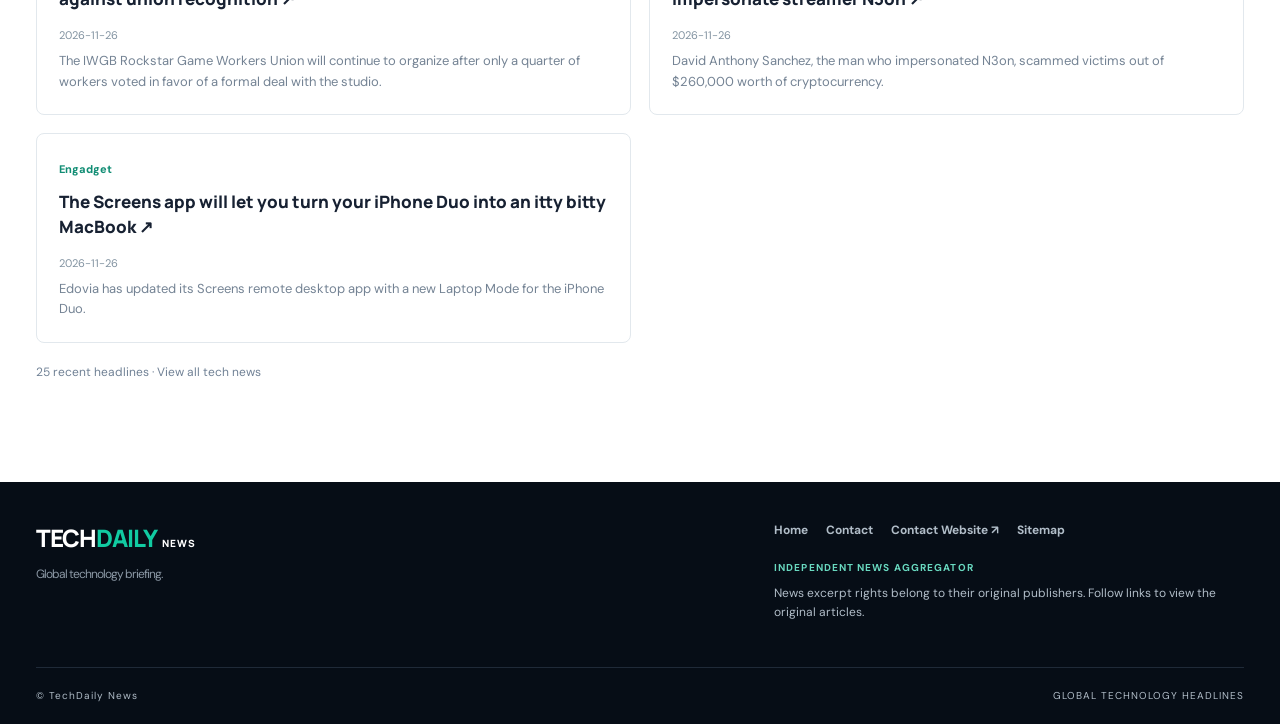
<file: category/gadgets/index.html>
<!doctype html><html lang="en"><head><meta charset="utf-8"><meta name="viewport" content="width=device-width,initial-scale=1">
<meta name="google-site-verification" content="1qQMCUHekjvhhgPfjwAEE-Zfl5rO4Td-0qGCgL5AGAs"><meta name="robots" content="index,follow"><meta name="theme-color" content="#080e19">
<meta name="description" content="The latest gadget launches, smartphones, laptops, wearables and consumer electronics news."><link rel="canonical" href="https://techdailynews.pages.dev/category/gadgets/"><link rel="icon" type="image/svg+xml" href="/favicon.svg">
<meta property="og:type" content="website"><meta property="og:site_name" content="TechDaily News"><meta property="og:title" content="Gadgets, Smartphones &amp; Consumer Technology | TechDaily News">
<meta property="og:url" content="https://techdailynews.pages.dev/category/gadgets/"><meta property="og:description" content="The latest gadget launches, smartphones, laptops, wearables and consumer electronics news."><meta name="twitter:card" content="summary">
<link rel="stylesheet" href="/styles.css"><link rel="stylesheet" href="/country.css"><script src="/country.js" defer></script><title>Gadgets, Smartphones &amp; Consumer Technology | TechDaily News</title><script type="application/ld+json">{"@context": "https://schema.org", "@type": "CollectionPage", "name": "Gadgets, Smartphones & Consumer Technology", "description": "The latest gadget launches, smartphones, laptops, wearables and consumer electronics news.", "url": "https://techdailynews.pages.dev/category/gadgets/", "isPartOf": {"@type": "WebSite", "name": "TechDaily News", "url": "https://techdailynews.pages.dev/"}}</script></head>
<body><div class="signal-bar"><div class="wrap signal-inside"><span class="signal-pill"><i></i> GLOBAL TECH RADAR</span><span>TECHDAILY NEWS</span><span>GLOBAL HEADLINES</span></div></div>
<header class="header"><div class="wrap header-inside"><a href="/" class="logo"><span class="logo-symbol">T<span>✦</span></span><span class="logo-words"><b>TECH<span>DAILY</span></b><small>NEWS / WORLDWIDE</small></span></a>
<nav class="seo-nav"><a href="/">Home</a><a href="/category/ai/">AI News</a><a href="/category/startups/">Startups</a><a href="/contact/">Contact</a></nav></div></header>
<main class="wrap seo-page"><nav class="breadcrumb" aria-label="Breadcrumb"><a href="/">Home</a> / Gadgets News</nav>
<span class="eyebrow"><i></i> TECH NEWS COVERAGE</span><h1>Gadgets, Smartphones &amp; Consumer Technology<em>.</em></h1><p class="seo-intro">Explore device announcements, consumer hardware and connected technology.</p>
<nav class="category-nav" aria-label="Browse all news topics"><a class="" href="/category/ai/">AI</a><a class="" href="/category/technology/">Tech</a><a class="" href="/category/startups/">Startups</a><a class="" href="/category/funding/">Funding</a><a class="" href="/category/cybersecurity/">Cybersecurity</a><a class="active" href="/category/gadgets/">Gadgets</a><a class="" href="/category/software/">Software</a><a class="" href="/category/science/">Science</a></nav>
<span class="eyebrow">LATEST GADGETS HEADLINES</span>
<p class="seo-note">News headlines and short summaries link to the original publishers. This page is refreshed automatically.</p>
<div class="seo-headlines"><article class="seo-headline" data-edition-story="WORLD"><small>The Verge</small><h2><a href="https://www.theverge.com/gadgets/1044771/m5-macbook-air-black-friday-2026-deal-sale" target="_blank" rel="noopener noreferrer">The M5 MacBook Air just got its biggest discount since Apple raised the price ↗</a></h2><time datetime="2026-11-28">2026-11-28</time><p>If you’ve been holding off on buying a new MacBook Air since Apple raised prices by $200 in June, you’re in luck. The 13-inch M5 MacBook Air is on sale at Amazon and Best Buy with 16GB of RAM and 512GB of storage starting at $999 ($300 off) for Black Friday…</p></article><article class="seo-headline" data-edition-story="WORLD"><small>The Verge</small><h2><a href="https://www.theverge.com/gadgets/1043976/sony-wh1000xm4c-noise-canceling-headphones-black-friday-2026-deal-sale" target="_blank" rel="noopener noreferrer">Sony’s 1000XM4C headphones are a Black Friday bargain at $198 ↗</a></h2><time datetime="2026-11-27">2026-11-27</time><p>Instead of purely looking forward with its headphone designs, Sony went back to its popular WH-1000XM4 design and made some improvements to make it even better. The 2026 version, called the WH-1000XM4C, sounds nearly as good as the pricier XM6 model…</p></article><article class="seo-headline" data-edition-story="WORLD"><small>Engadget</small><h2><a href="https://www.engadget.com/2329878/gta-6-performance-ways-make-sure-console-not-holding-back" target="_blank" rel="noopener noreferrer">5 ways to make sure your console isn&#x27;t holding back your GTA 6 performance ↗</a></h2><time datetime="2026-11-27">2026-11-27</time><p>GTA 6 pulled a lot of tricks to run on current consoles, so you should make sure you&#x27;re getting the best performance available.</p></article><article class="seo-headline" data-edition-story="WORLD"><small>Engadget</small><h2><a href="https://www.engadget.com/2329851/la-school-district-blocks-google-ai-search-features" target="_blank" rel="noopener noreferrer">LA school district blocks Google&#x27;s AI search features ↗</a></h2><time datetime="2026-11-27">2026-11-27</time><p>The company has insisted that AI overviews and search are a package deal.</p></article><article class="seo-headline" data-edition-story="WORLD"><small>Engadget</small><h2><a href="https://www.engadget.com/2329765/samsung-is-reportedly-giving-its-camera-app-an-ai-mode" target="_blank" rel="noopener noreferrer">Samsung is reportedly giving its camera app an AI mode ↗</a></h2><time datetime="2026-11-27">2026-11-27</time><p>The feature could mirror the Siri mode Apple added in iOS 27.</p></article><article class="seo-headline" data-edition-story="WORLD"><small>Engadget</small><h2><a href="https://www.engadget.com/2329748/restricted-nvidia-chips-were-installed-at-a-chinese-data-center-linked-to-alice-huang" target="_blank" rel="noopener noreferrer">Restricted NVIDIA chips were installed at a Chinese data center linked to Alice Huang ↗</a></h2><time datetime="2026-11-27">2026-11-27</time><p>Bloomberg traced the lineage of one GB300 server rack to Gigabyte Technology.</p></article><article class="seo-headline" data-edition-story="WORLD"><small>Engadget</small><h2><a href="https://www.engadget.com/2329747/openai-countersues-apple-and-accuses-it-of-stealing-trade-secrets" target="_blank" rel="noopener noreferrer">OpenAI countersues Apple and accuses it of stealing trade secrets ↗</a></h2><time datetime="2026-11-27">2026-11-27</time><p>The suit suggests that the iPhone maker is trying to &quot;compete unfairly by any means available.&quot;</p></article><article class="seo-headline" data-edition-story="WORLD"><small>Engadget</small><h2><a href="https://www.engadget.com/2329586/hackers-reportedly-infiltrated-the-air-force-cloud-systems" target="_blank" rel="noopener noreferrer">Hackers reportedly infiltrated the Air Force&#x27;s cloud systems ↗</a></h2><time datetime="2026-11-27">2026-11-27</time><p>The breach was discovered within the last month during system upgrade work, according to Reuters.</p></article><article class="seo-headline" data-edition-story="WORLD"><small>Engadget</small><h2><a href="https://www.engadget.com/2329581/costco-electronics-deep-discounts-black-friday-2026" target="_blank" rel="noopener noreferrer">5 Costco Electronics With Deep Discounts For Black Friday 2026 ↗</a></h2><time datetime="2026-11-27">2026-11-27</time><p>Costco members can get some pretty great deals this weekend.</p></article><article class="seo-headline" data-edition-story="WORLD"><small>Wired</small><h2><a href="https://www.wired.com/story/black-friday-apple-deals-11-27-2026" target="_blank" rel="noopener noreferrer">Apple Black Friday Deals (2026): AirPods, iPads, MacBooks, and More ↗</a></h2><time datetime="2026-11-27">2026-11-27</time><p>Save on AirPods, iPads, MacBooks, and tons of accessories for Black Friday.</p></article><article class="seo-headline" data-edition-story="WORLD"><small>Engadget</small><h2><a href="https://www.engadget.com/2329553/whatsapp-adds-support-for-travel-esims" target="_blank" rel="noopener noreferrer">WhatsApp adds support for travel eSIMs ↗</a></h2><time datetime="2026-11-27">2026-11-27</time><p>Users will be able to buy the travel eSIM service directly through WhatsApp.</p></article><article class="seo-headline" data-edition-story="WORLD"><small>Wired</small><h2><a href="https://www.wired.com/story/best-black-friday-headphone-deals-11-27-2026" target="_blank" rel="noopener noreferrer">16 Best Black Friday Headphone Deals (2026): Up to 57% Off ↗</a></h2><time datetime="2026-11-27">2026-11-27</time><p>Get up to 57 percent off some of my favorite headphones and earbuds from Apple, Sony, Nothing, and more.</p></article><article class="seo-headline" data-edition-story="WORLD"><small>Wired</small><h2><a href="https://www.wired.com/story/black-friday-best-buy-deals-11-27-2026" target="_blank" rel="noopener noreferrer">15 Best Buy Black Friday Deals on Hot Tech (2026): Up to 65% Off ↗</a></h2><time datetime="2026-11-27">2026-11-27</time><p>Score deals on WIRED-tested headphones, laptops, and soundbars.</p></article><article class="seo-headline" data-edition-story="WORLD"><small>Wired</small><h2><a href="https://www.wired.com/story/black-friday-laptop-deals-11-27-2026" target="_blank" rel="noopener noreferrer">The 6 Best Black Friday Deals on Expert-Tested Laptops (2026): Up to $470 Off ↗</a></h2><time datetime="2026-11-27">2026-11-27</time><p>These deals on WIRED’s recommended laptops of the year have dropped to new low prices for Black Friday.</p></article><article class="seo-headline" data-edition-story="WORLD"><small>Wired</small><h2><a href="https://www.wired.com/story/best-google-pixel-black-friday-deals-11-27-2026" target="_blank" rel="noopener noreferrer">Best Black Friday Google Pixel Deals (2026): Up to $400 Off ↗</a></h2><time datetime="2026-11-27">2026-11-27</time><p>Upgrade to the smartest Android smartphones. Google’s latest Pixel 11 phones are all on sale at their lowest prices to date for Black Friday.</p></article><article class="seo-headline" data-edition-story="WORLD"><small>Engadget</small><h2><a href="https://www.engadget.com/2329389/google-will-soon-share-android-developers-addresses-publicly" target="_blank" rel="noopener noreferrer">Google will soon share Android developers&#x27; addresses publicly ↗</a></h2><time datetime="2026-11-27">2026-11-27</time><p>Google is getting flak for its decision to publish Android developers&#x27; identifying information around the world to comply with European laws.</p></article><article class="seo-headline" data-edition-story="WORLD"><small>Engadget</small><h2><a href="https://www.engadget.com/2329256/backloggd-breach-november-2026-password-reset" target="_blank" rel="noopener noreferrer">Backloggd urges users to change their passwords after a breach ↗</a></h2><time datetime="2026-11-26">2026-11-26</time><p>If you use Backloggd, you might need to log in again and reset your password.</p></article><article class="seo-headline" data-edition-story="WORLD"><small>Engadget</small><h2><a href="https://www.engadget.com/2329013/1password-hacked-but-users-vaults-are-safe" target="_blank" rel="noopener noreferrer">1Password says it was hacked but users&#x27; vaults are safe ↗</a></h2><time datetime="2026-11-26">2026-11-26</time><p>1Password assures customers that their logins and other sensitive information were not compromised in a recent data breach.</p></article><article class="seo-headline" data-edition-story="WORLD"><small>Engadget</small><h2><a href="https://www.engadget.com/2329231/amazon-workers-plan-protests-on-black-friday-and-cyber-monday" target="_blank" rel="noopener noreferrer">Amazon workers around the world plan strikes and protests on Black Friday and Cyber Monday ↗</a></h2><time datetime="2026-11-26">2026-11-26</time><p>A campaign demanding that Amazon recognize and bargain with unions will see workers in more than 20 countries mobilize.</p></article><article class="seo-headline" data-edition-story="WORLD"><small>Engadget</small><h2><a href="https://www.engadget.com/2329200/nvidia-reportedly-halts-chip-shipments-to-southeast-asia" target="_blank" rel="noopener noreferrer">NVIDIA reportedly halts AI chip shipments to Southeast Asia ↗</a></h2><time datetime="2026-11-26">2026-11-26</time><p>In the same week that NVIDIA reinstated Jensen Huang as its CEO, the company has reportedly also blocked shipments to Southeast Asia.</p></article><article class="seo-headline" data-edition-story="WORLD"><small>The Verge</small><h2><a href="https://www.theverge.com/gadgets/1035932/apple-macbook-neo-black-friday-2026-deal-sale" target="_blank" rel="noopener noreferrer">The MacBook Neo is receiving a rare $100 discount for Black Friday ↗</a></h2><time datetime="2026-11-26">2026-11-26</time><p>If you’re looking for a new laptop or a gift for the student in your life, you can save $100 on the MacBook Neo at several retailers, in both storage sizes and all four colors. The 256GB model is currently discounted to $599.99 at Amazon and Costco, while…</p></article><article class="seo-headline" data-edition-story="WORLD"><small>TechCrunch</small><h2><a href="https://techcrunch.com/2026/11/26/a-month-with-the-iphone-duo-has-changed-how-i-use-my-phone" target="_blank" rel="noopener noreferrer">A month with the iPhone Duo has changed how I use my phone ↗</a></h2><time datetime="2026-11-26">2026-11-26</time><p>From reading more books to breaking mindless scrolling habits, Apple&#x27;s foldable has changed my daily routines in ways I didn&#x27;t anticipate.</p></article><article class="seo-headline" data-edition-story="WORLD"><small>Engadget</small><h2><a href="https://www.engadget.com/2329177/workers-gta-6-studio-rockstar-games-vote-against-union-recognition" target="_blank" rel="noopener noreferrer">Workers at GTA 6 studio Rockstar Games vote overwhelmingly against union recognition ↗</a></h2><time datetime="2026-11-26">2026-11-26</time><p>The IWGB Rockstar Game Workers Union will continue to organize after only a quarter of workers voted in favor of a formal deal with the studio.</p></article><article class="seo-headline" data-edition-story="WORLD"><small>Engadget</small><h2><a href="https://www.engadget.com/2329150/man-sentenced-to-47-month-prison-sentence-after-using-ai-impersonate-streamer" target="_blank" rel="noopener noreferrer">Man sentenced to 47 months in prison after using AI to impersonate streamer N3on ↗</a></h2><time datetime="2026-11-26">2026-11-26</time><p>David Anthony Sanchez, the man who impersonated N3on, scammed victims out of $260,000 worth of cryptocurrency.</p></article><article class="seo-headline" data-edition-story="WORLD"><small>Engadget</small><h2><a href="https://www.engadget.com/2329115/the-screens-app-will-let-you-turn-your-iphone-duo-into-an-itty-bitty-macbook" target="_blank" rel="noopener noreferrer">The Screens app will let you turn your iPhone Duo into an itty bitty MacBook ↗</a></h2><time datetime="2026-11-26">2026-11-26</time><p>Edovia has updated its Screens remote desktop app with a new Laptop Mode for the iPhone Duo.</p></article></div>
<p class="seo-note">25 recent headlines · <a href="/">View all tech news</a></p></main>
<footer><div class="wrap footer-main"><div class="footer-brand">TECH<span>DAILY</span><small>NEWS</small><p>Global technology briefing.</p></div>
<div class="footer-disclaimer"><nav class="footer-links"><a href="/">Home</a><a href="/contact/">Contact</a><a href="https://ashraful.pages.dev/" target="_blank" rel="noopener noreferrer">Contact Website ↗</a><a href="/sitemap.xml">Sitemap</a></nav><b>INDEPENDENT NEWS AGGREGATOR</b><p>News excerpt rights belong to their original publishers. Follow links to view the original articles.</p></div></div>
<div class="wrap footer-bottom"><span>© TechDaily News</span><span>GLOBAL TECHNOLOGY HEADLINES</span></div></footer></body></html>
</file>
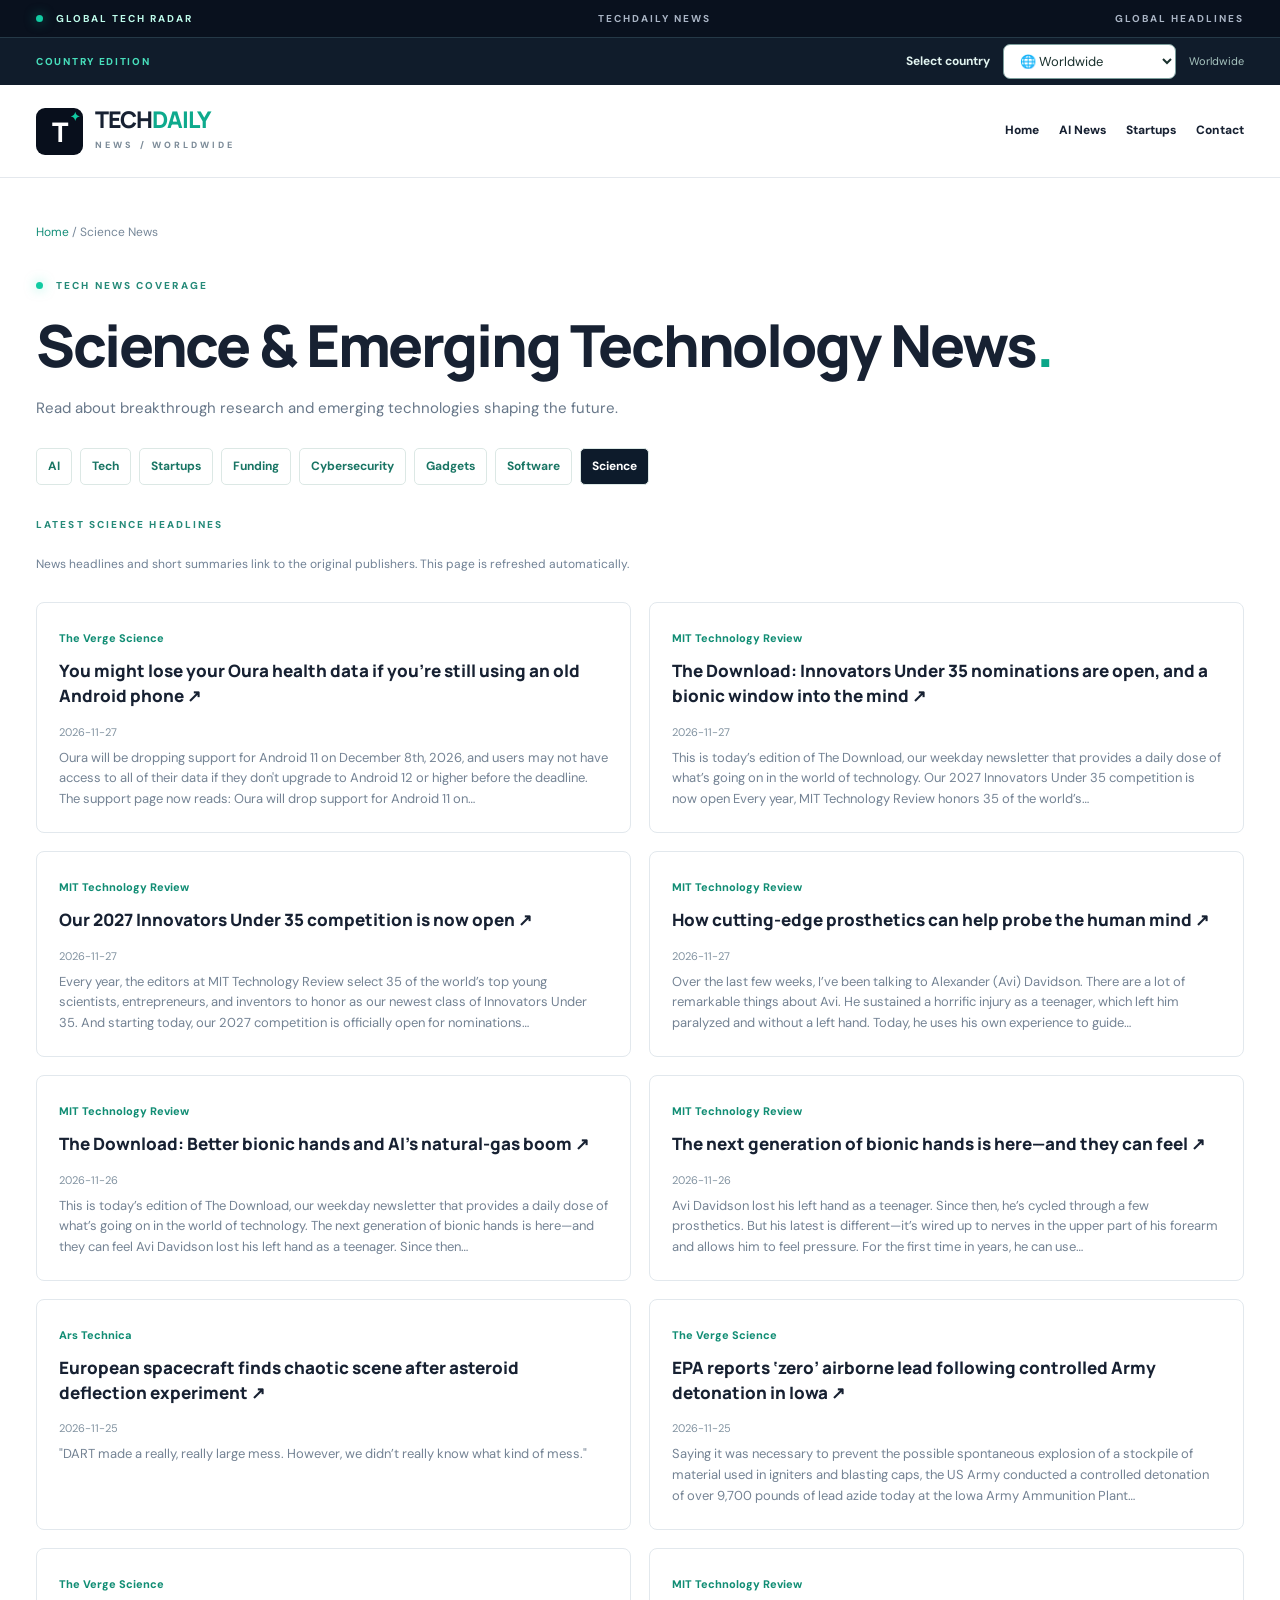
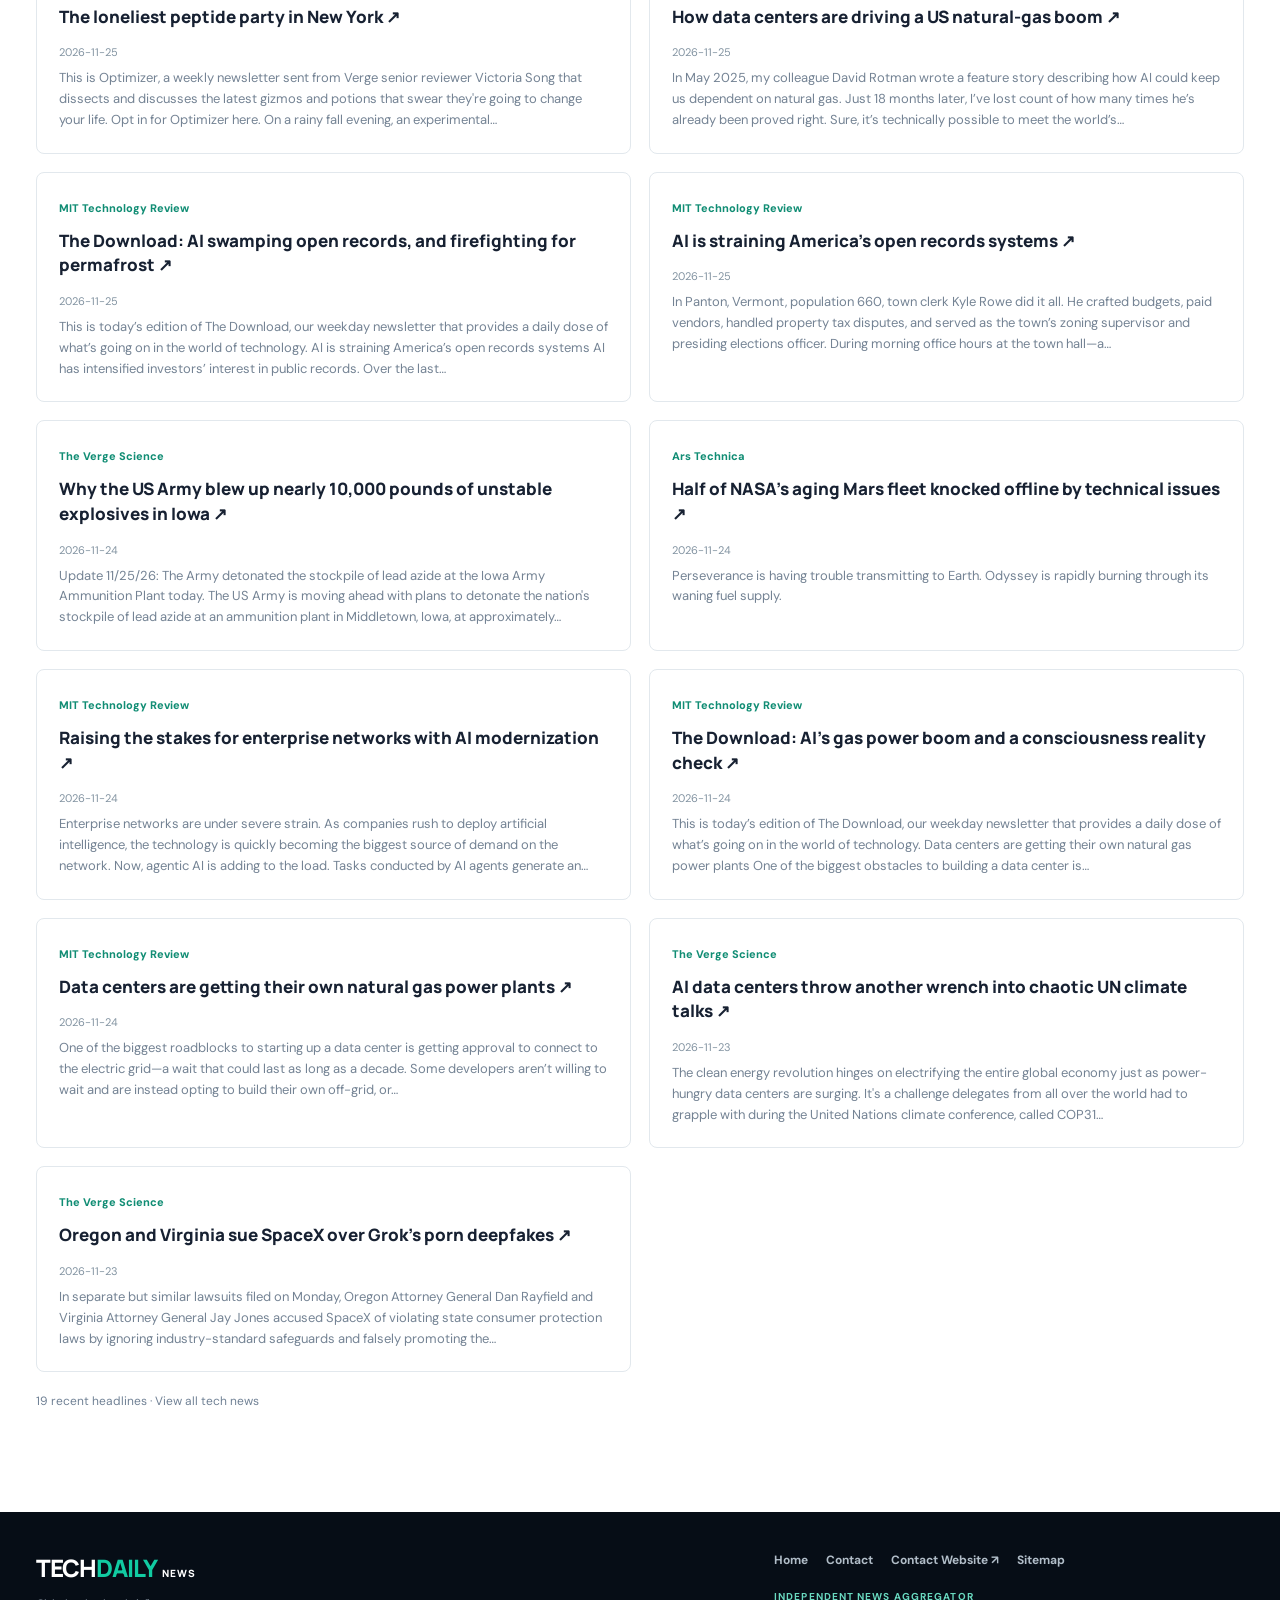
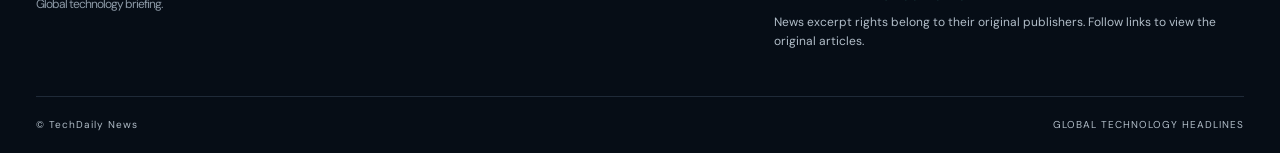
<file: category/science/index.html>
<!doctype html><html lang="en"><head><meta charset="utf-8"><meta name="viewport" content="width=device-width,initial-scale=1">
<meta name="google-site-verification" content="1qQMCUHekjvhhgPfjwAEE-Zfl5rO4Td-0qGCgL5AGAs"><meta name="robots" content="index,follow"><meta name="theme-color" content="#080e19">
<meta name="description" content="Science and emerging technology news on research, quantum computing, space and discoveries."><link rel="canonical" href="https://techdailynews.pages.dev/category/science/"><link rel="icon" type="image/svg+xml" href="/favicon.svg">
<meta property="og:type" content="website"><meta property="og:site_name" content="TechDaily News"><meta property="og:title" content="Science &amp; Emerging Technology News | TechDaily News">
<meta property="og:url" content="https://techdailynews.pages.dev/category/science/"><meta property="og:description" content="Science and emerging technology news on research, quantum computing, space and discoveries."><meta name="twitter:card" content="summary">
<link rel="stylesheet" href="/styles.css"><link rel="stylesheet" href="/country.css"><script src="/country.js" defer></script><title>Science &amp; Emerging Technology News | TechDaily News</title><script type="application/ld+json">{"@context": "https://schema.org", "@type": "CollectionPage", "name": "Science & Emerging Technology News", "description": "Science and emerging technology news on research, quantum computing, space and discoveries.", "url": "https://techdailynews.pages.dev/category/science/", "isPartOf": {"@type": "WebSite", "name": "TechDaily News", "url": "https://techdailynews.pages.dev/"}}</script></head>
<body><div class="signal-bar"><div class="wrap signal-inside"><span class="signal-pill"><i></i> GLOBAL TECH RADAR</span><span>TECHDAILY NEWS</span><span>GLOBAL HEADLINES</span></div></div>
<header class="header"><div class="wrap header-inside"><a href="/" class="logo"><span class="logo-symbol">T<span>✦</span></span><span class="logo-words"><b>TECH<span>DAILY</span></b><small>NEWS / WORLDWIDE</small></span></a>
<nav class="seo-nav"><a href="/">Home</a><a href="/category/ai/">AI News</a><a href="/category/startups/">Startups</a><a href="/contact/">Contact</a></nav></div></header>
<main class="wrap seo-page"><nav class="breadcrumb" aria-label="Breadcrumb"><a href="/">Home</a> / Science News</nav>
<span class="eyebrow"><i></i> TECH NEWS COVERAGE</span><h1>Science &amp; Emerging Technology News<em>.</em></h1><p class="seo-intro">Read about breakthrough research and emerging technologies shaping the future.</p>
<nav class="category-nav" aria-label="Browse all news topics"><a class="" href="/category/ai/">AI</a><a class="" href="/category/technology/">Tech</a><a class="" href="/category/startups/">Startups</a><a class="" href="/category/funding/">Funding</a><a class="" href="/category/cybersecurity/">Cybersecurity</a><a class="" href="/category/gadgets/">Gadgets</a><a class="" href="/category/software/">Software</a><a class="active" href="/category/science/">Science</a></nav>
<span class="eyebrow">LATEST SCIENCE HEADLINES</span>
<p class="seo-note">News headlines and short summaries link to the original publishers. This page is refreshed automatically.</p>
<div class="seo-headlines"><article class="seo-headline" data-edition-story="WORLD"><small>The Verge Science</small><h2><a href="https://www.theverge.com/gadgets/1044314/oura-ring-health-data-android-11" target="_blank" rel="noopener noreferrer">You might lose your Oura health data if you’re still using an old Android phone ↗</a></h2><time datetime="2026-11-27">2026-11-27</time><p>Oura will be dropping support for Android 11 on December 8th, 2026, and users may not have access to all of their data if they don&#x27;t upgrade to Android 12 or higher before the deadline. The support page now reads: Oura will drop support for Android 11 on…</p></article><article class="seo-headline" data-edition-story="WORLD"><small>MIT Technology Review</small><h2><a href="https://www.technologyreview.com/2026/11/27/1149960/the-download-the-download-innovators-under-35-nominations-bionic-hand" target="_blank" rel="noopener noreferrer">The Download: Innovators Under 35 nominations are open, and a bionic window into the mind ↗</a></h2><time datetime="2026-11-27">2026-11-27</time><p>This is today’s edition of The Download, our weekday newsletter that provides a daily dose of what’s going on in the world of technology. Our 2027 Innovators Under 35 competition is now open Every year, MIT Technology Review honors 35 of the world’s…</p></article><article class="seo-headline" data-edition-story="WORLD"><small>MIT Technology Review</small><h2><a href="https://www.technologyreview.com/2026/11/27/1149857/2027-innovators-under-35-competition-nominate" target="_blank" rel="noopener noreferrer">Our 2027 Innovators Under 35 competition is now open ↗</a></h2><time datetime="2026-11-27">2026-11-27</time><p>Every year, the editors at MIT Technology Review select 35 of the world’s top young scientists, entrepreneurs, and inventors to honor as our newest class of Innovators Under 35. And starting today, our 2027 competition is officially open for nominations…</p></article><article class="seo-headline" data-edition-story="WORLD"><small>MIT Technology Review</small><h2><a href="https://www.technologyreview.com/2026/11/27/1149946/cutting-edge-prosthetics-allow-researchers-to-probe-the-human-mind" target="_blank" rel="noopener noreferrer">How cutting-edge prosthetics can help probe the human mind ↗</a></h2><time datetime="2026-11-27">2026-11-27</time><p>Over the last few weeks, I’ve been talking to Alexander (Avi) Davidson. There are a lot of remarkable things about Avi. He sustained a horrific injury as a teenager, which left him paralyzed and without a left hand. Today, he uses his own experience to guide…</p></article><article class="seo-headline" data-edition-story="WORLD"><small>MIT Technology Review</small><h2><a href="https://www.technologyreview.com/2026/11/26/1149934/the-download-better-bionic-hands-ai-natural-gas-boom" target="_blank" rel="noopener noreferrer">The Download: Better bionic hands and AI’s natural-gas boom ↗</a></h2><time datetime="2026-11-26">2026-11-26</time><p>This is today’s edition of The Download, our weekday newsletter that provides a daily dose of what’s going on in the world of technology. The next generation of bionic hands is here—and they can feel Avi Davidson lost his left hand as a teenager. Since then…</p></article><article class="seo-headline" data-edition-story="WORLD"><small>MIT Technology Review</small><h2><a href="https://www.technologyreview.com/2026/11/26/1149923/the-next-generation-of-bionic-hands-is-here-and-they-can-feel" target="_blank" rel="noopener noreferrer">The next generation of bionic hands is here—and they can feel ↗</a></h2><time datetime="2026-11-26">2026-11-26</time><p>Avi Davidson lost his left hand as a teenager. Since then, he’s cycled through a few prosthetics. But his latest is different—it’s wired up to nerves in the upper part of his forearm and allows him to feel pressure. For the first time in years, he can use…</p></article><article class="seo-headline" data-edition-story="WORLD"><small>Ars Technica</small><h2><a href="https://arstechnica.com/space/2026/11/europes-hera-mission-returns-to-the-chaotic-scene-of-a-cosmic-smashup" target="_blank" rel="noopener noreferrer">European spacecraft finds chaotic scene after asteroid deflection experiment ↗</a></h2><time datetime="2026-11-25">2026-11-25</time><p>&quot;DART made a really, really large mess. However, we didn’t really know what kind of mess.&quot;</p></article><article class="seo-headline" data-edition-story="WORLD"><small>The Verge Science</small><h2><a href="https://www.theverge.com/science/1042109/us-army-detonation-lead-azide-explosives-iowa-ammunition-plant" target="_blank" rel="noopener noreferrer">EPA reports ‘zero’ airborne lead following controlled Army detonation in Iowa ↗</a></h2><time datetime="2026-11-25">2026-11-25</time><p>Saying it was necessary to prevent the possible spontaneous explosion of a stockpile of material used in igniters and blasting caps, the US Army conducted a controlled detonation of over 9,700 pounds of lead azide today at the Iowa Army Ammunition Plant…</p></article><article class="seo-headline" data-edition-story="US"><small>The Verge Science</small><h2><a href="https://www.theverge.com/column/1041761/optimizer-peptide-parties-afterglow" target="_blank" rel="noopener noreferrer">The loneliest peptide party in New York ↗</a></h2><time datetime="2026-11-25">2026-11-25</time><p>This is Optimizer, a weekly newsletter sent from Verge senior reviewer Victoria Song that dissects and discusses the latest gizmos and potions that swear they&#x27;re going to change your life. Opt in for Optimizer here. On a rainy fall evening, an experimental…</p></article><article class="seo-headline" data-edition-story="US"><small>MIT Technology Review</small><h2><a href="https://www.technologyreview.com/2026/11/25/1149836/data-centers-gas-power-plants" target="_blank" rel="noopener noreferrer">How data centers are driving a US natural-gas boom ↗</a></h2><time datetime="2026-11-25">2026-11-25</time><p>In May 2025, my colleague David Rotman wrote a feature story describing how AI could keep us dependent on natural gas. Just 18 months later, I’ve lost count of how many times he’s already been proved right. Sure, it’s technically possible to meet the world’s…</p></article><article class="seo-headline" data-edition-story="WORLD"><small>MIT Technology Review</small><h2><a href="https://www.technologyreview.com/2026/11/25/1149808/the-download-ai-open-records-permafrost-fires" target="_blank" rel="noopener noreferrer">The Download: AI swamping open records, and firefighting for permafrost ↗</a></h2><time datetime="2026-11-25">2026-11-25</time><p>This is today’s edition of The Download, our weekday newsletter that provides a daily dose of what’s going on in the world of technology. AI is straining America’s open records systems AI has intensified investors’ interest in public records. Over the last…</p></article><article class="seo-headline" data-edition-story="WORLD"><small>MIT Technology Review</small><h2><a href="https://www.technologyreview.com/2026/11/25/1149702/ai-is-straining-americas-open-records-systems" target="_blank" rel="noopener noreferrer">AI is straining America’s open records systems ↗</a></h2><time datetime="2026-11-25">2026-11-25</time><p>In Panton, Vermont, population 660, town clerk Kyle Rowe did it all. He crafted budgets, paid vendors, handled property tax disputes, and served as the town’s zoning supervisor and presiding elections officer. During morning office hours at the town hall—a…</p></article><article class="seo-headline" data-edition-story="US"><small>The Verge Science</small><h2><a href="https://www.theverge.com/science/1041819/us-army-detonation-lead-explosives-iowa" target="_blank" rel="noopener noreferrer">Why the US Army blew up nearly 10,000 pounds of unstable explosives in Iowa ↗</a></h2><time datetime="2026-11-24">2026-11-24</time><p>Update 11/25/26: The Army detonated the stockpile of lead azide at the Iowa Army Ammunition Plant today. The US Army is moving ahead with plans to detonate the nation&#x27;s stockpile of lead azide at an ammunition plant in Middletown, Iowa, at approximately…</p></article><article class="seo-headline" data-edition-story="WORLD"><small>Ars Technica</small><h2><a href="https://arstechnica.com/space/2026/11/half-of-nasas-aging-mars-fleet-knocked-offline-by-technical-issues" target="_blank" rel="noopener noreferrer">Half of NASA&#x27;s aging Mars fleet knocked offline by technical issues ↗</a></h2><time datetime="2026-11-24">2026-11-24</time><p>Perseverance is having trouble transmitting to Earth. Odyssey is rapidly burning through its waning fuel supply.</p></article><article class="seo-headline" data-edition-story="WORLD"><small>MIT Technology Review</small><h2><a href="https://www.technologyreview.com/2026/11/24/1148091/raising-the-stakes-for-enterprise-networks-with-ai-modernization" target="_blank" rel="noopener noreferrer">Raising the stakes for enterprise networks with AI modernization ↗</a></h2><time datetime="2026-11-24">2026-11-24</time><p>Enterprise networks are under severe strain. As companies rush to deploy artificial intelligence, the technology is quickly becoming the biggest source of demand on the network. Now, agentic AI is adding to the load. Tasks conducted by AI agents generate an…</p></article><article class="seo-headline" data-edition-story="WORLD"><small>MIT Technology Review</small><h2><a href="https://www.technologyreview.com/2026/11/24/1149669/the-download-data-centers-gas-ai-consciousness" target="_blank" rel="noopener noreferrer">The Download: AI’s gas power boom and a consciousness reality check ↗</a></h2><time datetime="2026-11-24">2026-11-24</time><p>This is today’s edition of The Download, our weekday newsletter that provides a daily dose of what’s going on in the world of technology. Data centers are getting their own natural gas power plants One of the biggest obstacles to building a data center is…</p></article><article class="seo-headline" data-edition-story="WORLD"><small>MIT Technology Review</small><h2><a href="https://www.technologyreview.com/2026/11/24/1149622/data-centers-natural-gas" target="_blank" rel="noopener noreferrer">Data centers are getting their own natural gas power plants ↗</a></h2><time datetime="2026-11-24">2026-11-24</time><p>One of the biggest roadblocks to starting up a data center is getting approval to connect to the electric grid—a wait that could last as long as a decade. Some developers aren’t willing to wait and are instead opting to build their own off-grid, or…</p></article><article class="seo-headline" data-edition-story="WORLD"><small>The Verge Science</small><h2><a href="https://www.theverge.com/science/1040497/ai-data-centers-electricity-un-climate-summit" target="_blank" rel="noopener noreferrer">AI data centers throw another wrench into chaotic UN climate talks ↗</a></h2><time datetime="2026-11-23">2026-11-23</time><p>The clean energy revolution hinges on electrifying the entire global economy just as power-hungry data centers are surging. It&#x27;s a challenge delegates from all over the world had to grapple with during the United Nations climate conference, called COP31…</p></article><article class="seo-headline" data-edition-story="WORLD"><small>The Verge Science</small><h2><a href="https://www.theverge.com/ai-artificial-intelligence/1040255/x-grok-ai-deepfakes-oregon-virginia-lawsuit" target="_blank" rel="noopener noreferrer">Oregon and Virginia sue SpaceX over Grok’s porn deepfakes ↗</a></h2><time datetime="2026-11-23">2026-11-23</time><p>In separate but similar lawsuits filed on Monday, Oregon Attorney General Dan Rayfield and Virginia Attorney General Jay Jones accused SpaceX of violating state consumer protection laws by ignoring industry-standard safeguards and falsely promoting the…</p></article></div>
<p class="seo-note">19 recent headlines · <a href="/">View all tech news</a></p></main>
<footer><div class="wrap footer-main"><div class="footer-brand">TECH<span>DAILY</span><small>NEWS</small><p>Global technology briefing.</p></div>
<div class="footer-disclaimer"><nav class="footer-links"><a href="/">Home</a><a href="/contact/">Contact</a><a href="https://ashraful.pages.dev/" target="_blank" rel="noopener noreferrer">Contact Website ↗</a><a href="/sitemap.xml">Sitemap</a></nav><b>INDEPENDENT NEWS AGGREGATOR</b><p>News excerpt rights belong to their original publishers. Follow links to view the original articles.</p></div></div>
<div class="wrap footer-bottom"><span>© TechDaily News</span><span>GLOBAL TECHNOLOGY HEADLINES</span></div></footer></body></html>
</file>
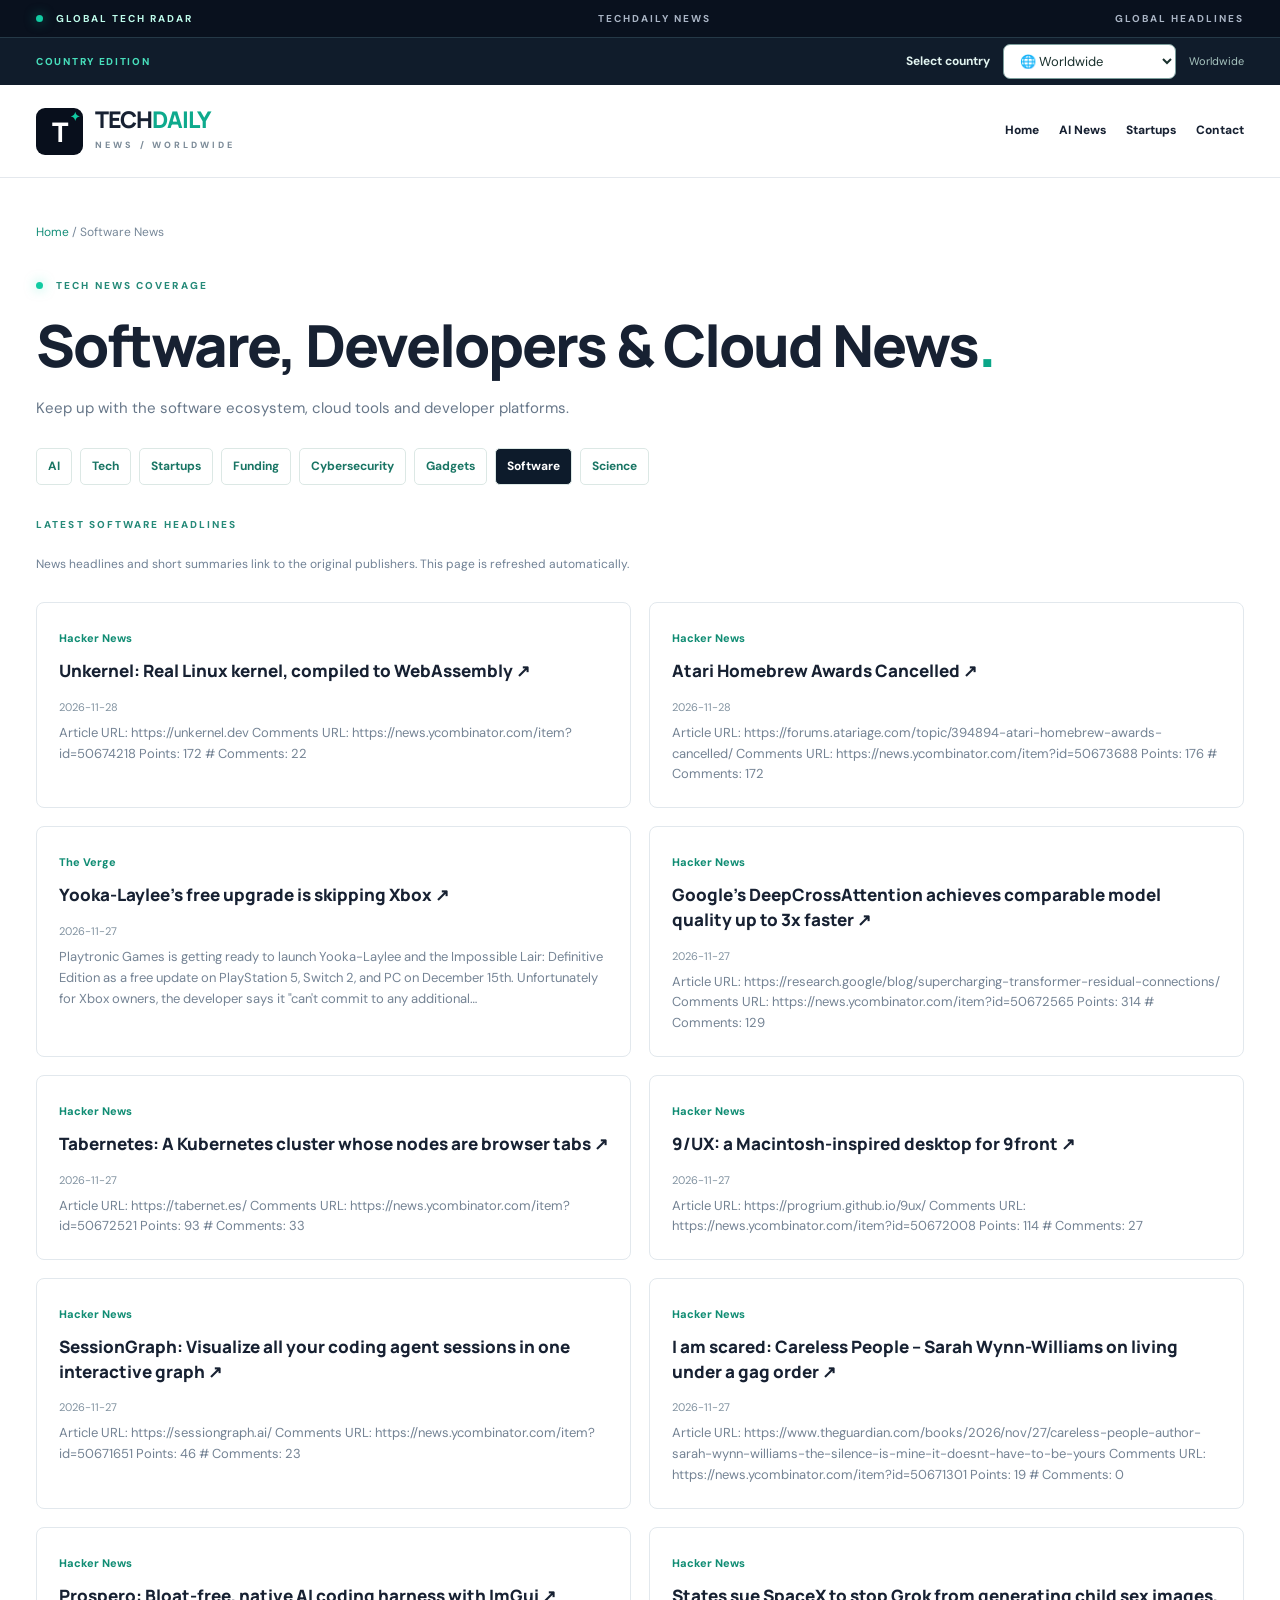
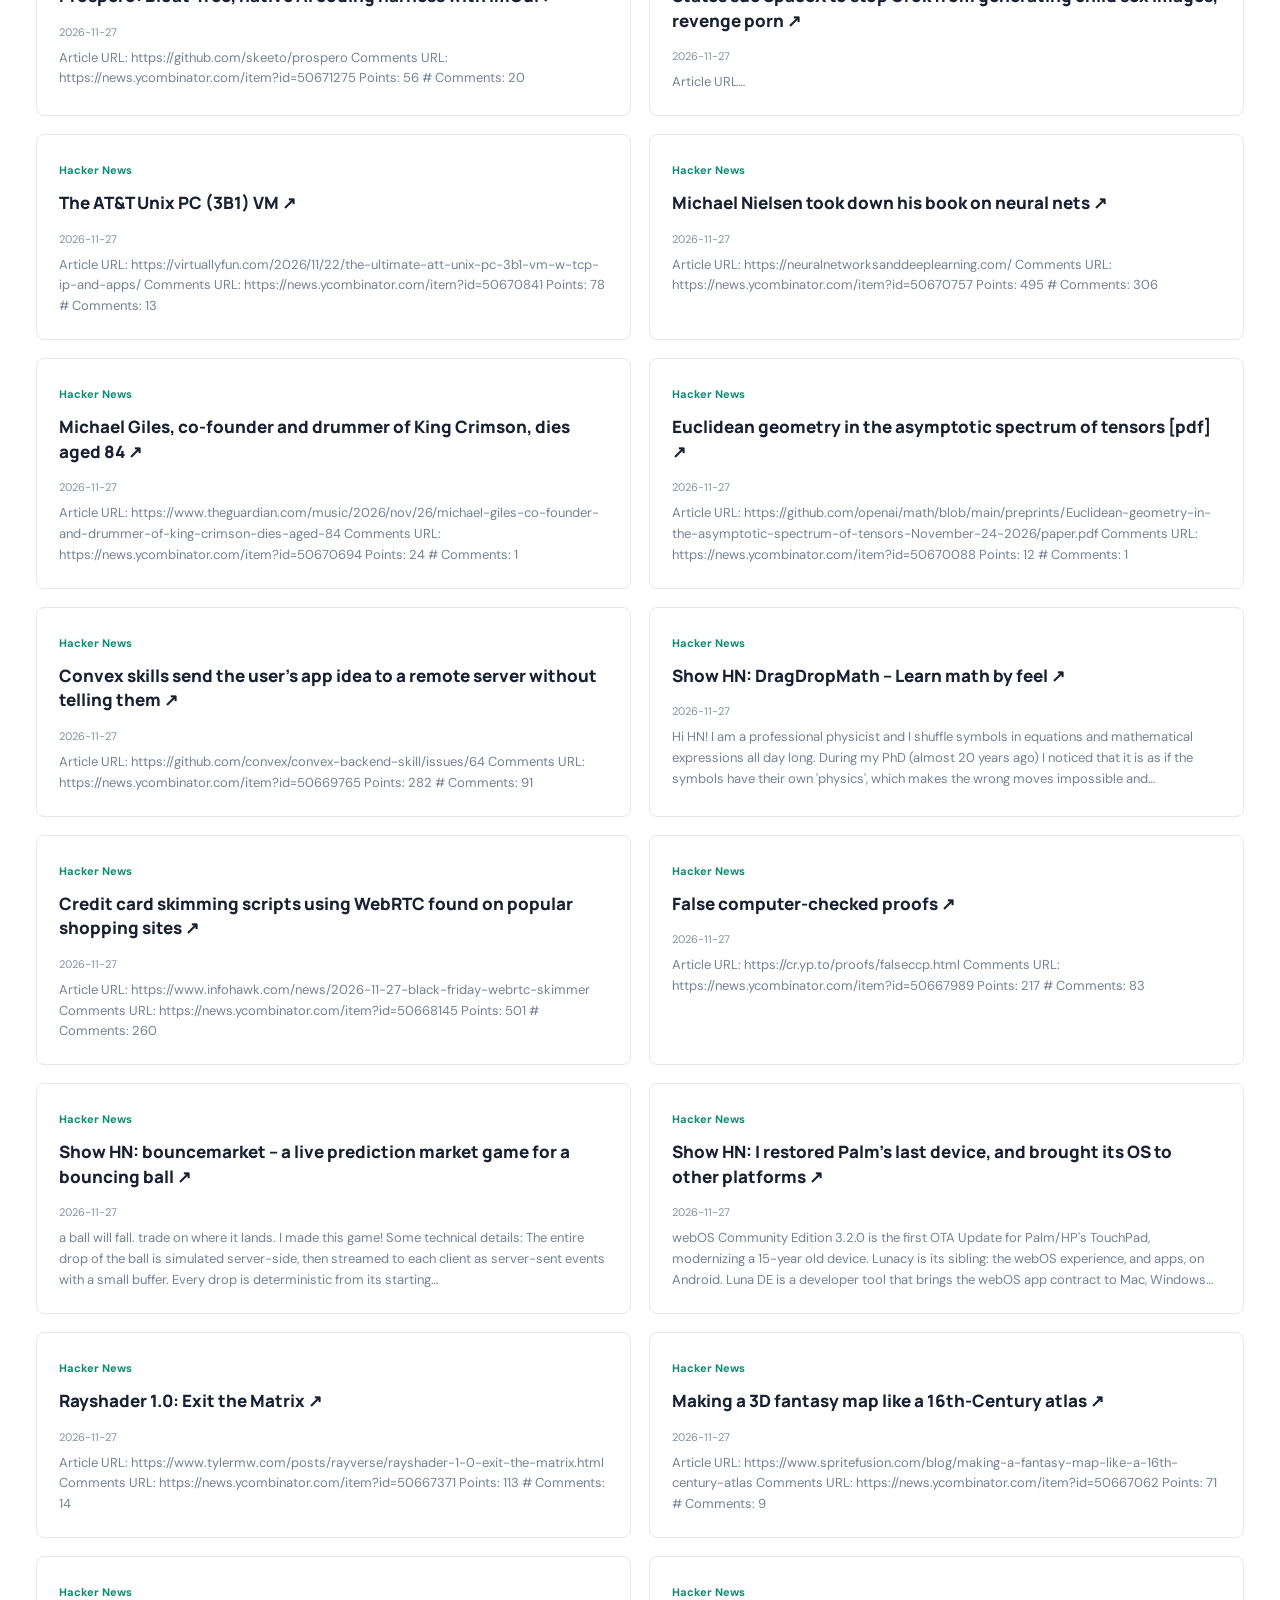
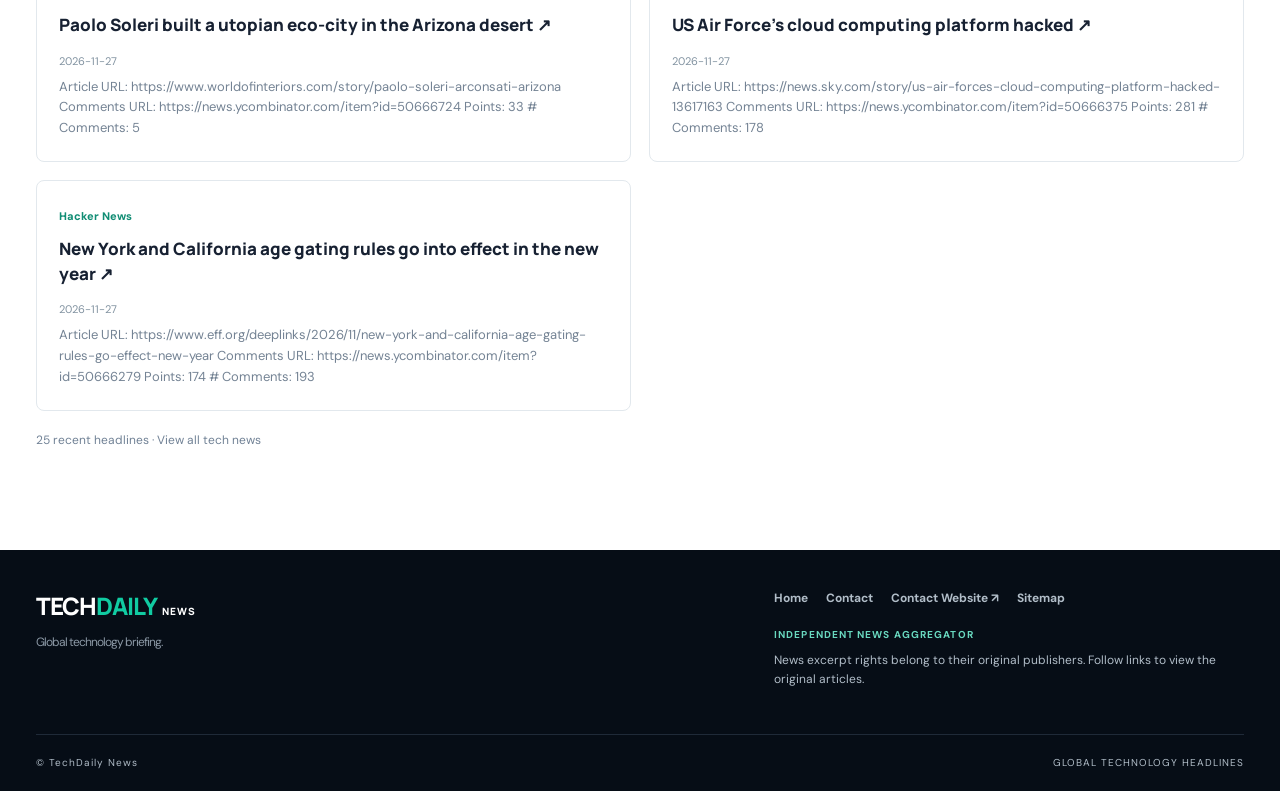
<file: category/software/index.html>
<!doctype html><html lang="en"><head><meta charset="utf-8"><meta name="viewport" content="width=device-width,initial-scale=1">
<meta name="google-site-verification" content="1qQMCUHekjvhhgPfjwAEE-Zfl5rO4Td-0qGCgL5AGAs"><meta name="robots" content="index,follow"><meta name="theme-color" content="#080e19">
<meta name="description" content="Software news covering developer tools, open source, programming, cloud and platforms."><link rel="canonical" href="https://techdailynews.pages.dev/category/software/"><link rel="icon" type="image/svg+xml" href="/favicon.svg">
<meta property="og:type" content="website"><meta property="og:site_name" content="TechDaily News"><meta property="og:title" content="Software, Developers &amp; Cloud News | TechDaily News">
<meta property="og:url" content="https://techdailynews.pages.dev/category/software/"><meta property="og:description" content="Software news covering developer tools, open source, programming, cloud and platforms."><meta name="twitter:card" content="summary">
<link rel="stylesheet" href="/styles.css"><link rel="stylesheet" href="/country.css"><script src="/country.js" defer></script><title>Software, Developers &amp; Cloud News | TechDaily News</title><script type="application/ld+json">{"@context": "https://schema.org", "@type": "CollectionPage", "name": "Software, Developers & Cloud News", "description": "Software news covering developer tools, open source, programming, cloud and platforms.", "url": "https://techdailynews.pages.dev/category/software/", "isPartOf": {"@type": "WebSite", "name": "TechDaily News", "url": "https://techdailynews.pages.dev/"}}</script></head>
<body><div class="signal-bar"><div class="wrap signal-inside"><span class="signal-pill"><i></i> GLOBAL TECH RADAR</span><span>TECHDAILY NEWS</span><span>GLOBAL HEADLINES</span></div></div>
<header class="header"><div class="wrap header-inside"><a href="/" class="logo"><span class="logo-symbol">T<span>✦</span></span><span class="logo-words"><b>TECH<span>DAILY</span></b><small>NEWS / WORLDWIDE</small></span></a>
<nav class="seo-nav"><a href="/">Home</a><a href="/category/ai/">AI News</a><a href="/category/startups/">Startups</a><a href="/contact/">Contact</a></nav></div></header>
<main class="wrap seo-page"><nav class="breadcrumb" aria-label="Breadcrumb"><a href="/">Home</a> / Software News</nav>
<span class="eyebrow"><i></i> TECH NEWS COVERAGE</span><h1>Software, Developers &amp; Cloud News<em>.</em></h1><p class="seo-intro">Keep up with the software ecosystem, cloud tools and developer platforms.</p>
<nav class="category-nav" aria-label="Browse all news topics"><a class="" href="/category/ai/">AI</a><a class="" href="/category/technology/">Tech</a><a class="" href="/category/startups/">Startups</a><a class="" href="/category/funding/">Funding</a><a class="" href="/category/cybersecurity/">Cybersecurity</a><a class="" href="/category/gadgets/">Gadgets</a><a class="active" href="/category/software/">Software</a><a class="" href="/category/science/">Science</a></nav>
<span class="eyebrow">LATEST SOFTWARE HEADLINES</span>
<p class="seo-note">News headlines and short summaries link to the original publishers. This page is refreshed automatically.</p>
<div class="seo-headlines"><article class="seo-headline" data-edition-story="WORLD"><small>Hacker News</small><h2><a href="https://unkernel.dev/" target="_blank" rel="noopener noreferrer">Unkernel: Real Linux kernel, compiled to WebAssembly ↗</a></h2><time datetime="2026-11-28">2026-11-28</time><p>Article URL: https://unkernel.dev Comments URL: https://news.ycombinator.com/item?id=50674218 Points: 172 # Comments: 22</p></article><article class="seo-headline" data-edition-story="WORLD"><small>Hacker News</small><h2><a href="https://forums.atariage.com/topic/394894-atari-homebrew-awards-cancelled" target="_blank" rel="noopener noreferrer">Atari Homebrew Awards Cancelled ↗</a></h2><time datetime="2026-11-28">2026-11-28</time><p>Article URL: https://forums.atariage.com/topic/394894-atari-homebrew-awards-cancelled/ Comments URL: https://news.ycombinator.com/item?id=50673688 Points: 176 # Comments: 172</p></article><article class="seo-headline" data-edition-story="WORLD"><small>The Verge</small><h2><a href="https://www.theverge.com/games/1044715/yooka-laylees-free-upgrade-is-skipping-xbox" target="_blank" rel="noopener noreferrer">Yooka-Laylee’s free upgrade is skipping Xbox ↗</a></h2><time datetime="2026-11-27">2026-11-27</time><p>Playtronic Games is getting ready to launch Yooka-Laylee and the Impossible Lair: Definitive Edition as a free update on PlayStation 5, Switch 2, and PC on December 15th. Unfortunately for Xbox owners, the developer says it &quot;can&#x27;t commit to any additional…</p></article><article class="seo-headline" data-edition-story="WORLD"><small>Hacker News</small><h2><a href="https://research.google/blog/supercharging-transformer-residual-connections" target="_blank" rel="noopener noreferrer">Google&#x27;s DeepCrossAttention achieves comparable model quality up to 3x faster ↗</a></h2><time datetime="2026-11-27">2026-11-27</time><p>Article URL: https://research.google/blog/supercharging-transformer-residual-connections/ Comments URL: https://news.ycombinator.com/item?id=50672565 Points: 314 # Comments: 129</p></article><article class="seo-headline" data-edition-story="WORLD"><small>Hacker News</small><h2><a href="https://tabernet.es/" target="_blank" rel="noopener noreferrer">Tabernetes: A Kubernetes cluster whose nodes are browser tabs ↗</a></h2><time datetime="2026-11-27">2026-11-27</time><p>Article URL: https://tabernet.es/ Comments URL: https://news.ycombinator.com/item?id=50672521 Points: 93 # Comments: 33</p></article><article class="seo-headline" data-edition-story="WORLD"><small>Hacker News</small><h2><a href="https://progrium.github.io/9ux" target="_blank" rel="noopener noreferrer">9/UX: a Macintosh-inspired desktop for 9front ↗</a></h2><time datetime="2026-11-27">2026-11-27</time><p>Article URL: https://progrium.github.io/9ux/ Comments URL: https://news.ycombinator.com/item?id=50672008 Points: 114 # Comments: 27</p></article><article class="seo-headline" data-edition-story="WORLD"><small>Hacker News</small><h2><a href="https://sessiongraph.ai/" target="_blank" rel="noopener noreferrer">SessionGraph: Visualize all your coding agent sessions in one interactive graph ↗</a></h2><time datetime="2026-11-27">2026-11-27</time><p>Article URL: https://sessiongraph.ai/ Comments URL: https://news.ycombinator.com/item?id=50671651 Points: 46 # Comments: 23</p></article><article class="seo-headline" data-edition-story="WORLD"><small>Hacker News</small><h2><a href="https://www.theguardian.com/books/2026/nov/27/careless-people-author-sarah-wynn-williams-the-silence-is-mine-it-doesnt-have-to-be-yours" target="_blank" rel="noopener noreferrer">I am scared: Careless People – Sarah Wynn-Williams on living under a gag order ↗</a></h2><time datetime="2026-11-27">2026-11-27</time><p>Article URL: https://www.theguardian.com/books/2026/nov/27/careless-people-author-sarah-wynn-williams-the-silence-is-mine-it-doesnt-have-to-be-yours Comments URL: https://news.ycombinator.com/item?id=50671301 Points: 19 # Comments: 0</p></article><article class="seo-headline" data-edition-story="WORLD"><small>Hacker News</small><h2><a href="https://github.com/skeeto/prospero" target="_blank" rel="noopener noreferrer">Prospero: Bloat-free, native AI coding harness with ImGui ↗</a></h2><time datetime="2026-11-27">2026-11-27</time><p>Article URL: https://github.com/skeeto/prospero Comments URL: https://news.ycombinator.com/item?id=50671275 Points: 56 # Comments: 20</p></article><article class="seo-headline" data-edition-story="WORLD"><small>Hacker News</small><h2><a href="https://www.oag.state.va.us/media-center/news-releases/jay-jones/3162-attorneys-general-jones-and-rayfield-file-suit-against-spacex-parent-company-of-x-xai-and-grok-over-creation-and-promotion-of-child-exploitation-and-non-consensual-images-on-platform" target="_blank" rel="noopener noreferrer">States sue SpaceX to stop Grok from generating child sex images, revenge porn ↗</a></h2><time datetime="2026-11-27">2026-11-27</time><p>Article URL…</p></article><article class="seo-headline" data-edition-story="WORLD"><small>Hacker News</small><h2><a href="https://virtuallyfun.com/2026/11/22/the-ultimate-att-unix-pc-3b1-vm-w-tcp-ip-and-apps" target="_blank" rel="noopener noreferrer">The AT&amp;T Unix PC (3B1) VM ↗</a></h2><time datetime="2026-11-27">2026-11-27</time><p>Article URL: https://virtuallyfun.com/2026/11/22/the-ultimate-att-unix-pc-3b1-vm-w-tcp-ip-and-apps/ Comments URL: https://news.ycombinator.com/item?id=50670841 Points: 78 # Comments: 13</p></article><article class="seo-headline" data-edition-story="WORLD"><small>Hacker News</small><h2><a href="https://neuralnetworksanddeeplearning.com/" target="_blank" rel="noopener noreferrer">Michael Nielsen took down his book on neural nets ↗</a></h2><time datetime="2026-11-27">2026-11-27</time><p>Article URL: https://neuralnetworksanddeeplearning.com/ Comments URL: https://news.ycombinator.com/item?id=50670757 Points: 495 # Comments: 306</p></article><article class="seo-headline" data-edition-story="WORLD"><small>Hacker News</small><h2><a href="https://www.theguardian.com/music/2026/nov/26/michael-giles-co-founder-and-drummer-of-king-crimson-dies-aged-84" target="_blank" rel="noopener noreferrer">Michael Giles, co-founder and drummer of King Crimson, dies aged 84 ↗</a></h2><time datetime="2026-11-27">2026-11-27</time><p>Article URL: https://www.theguardian.com/music/2026/nov/26/michael-giles-co-founder-and-drummer-of-king-crimson-dies-aged-84 Comments URL: https://news.ycombinator.com/item?id=50670694 Points: 24 # Comments: 1</p></article><article class="seo-headline" data-edition-story="WORLD"><small>Hacker News</small><h2><a href="https://github.com/openai/math/blob/main/preprints/Euclidean-geometry-in-the-asymptotic-spectrum-of-tensors-November-24-2026/paper.pdf" target="_blank" rel="noopener noreferrer">Euclidean geometry in the asymptotic spectrum of tensors [pdf] ↗</a></h2><time datetime="2026-11-27">2026-11-27</time><p>Article URL: https://github.com/openai/math/blob/main/preprints/Euclidean-geometry-in-the-asymptotic-spectrum-of-tensors-November-24-2026/paper.pdf Comments URL: https://news.ycombinator.com/item?id=50670088 Points: 12 # Comments: 1</p></article><article class="seo-headline" data-edition-story="WORLD"><small>Hacker News</small><h2><a href="https://github.com/convex/convex-backend-skill/issues/64" target="_blank" rel="noopener noreferrer">Convex skills send the user&#x27;s app idea to a remote server without telling them ↗</a></h2><time datetime="2026-11-27">2026-11-27</time><p>Article URL: https://github.com/convex/convex-backend-skill/issues/64 Comments URL: https://news.ycombinator.com/item?id=50669765 Points: 282 # Comments: 91</p></article><article class="seo-headline" data-edition-story="WORLD"><small>Hacker News</small><h2><a href="https://dragdropmath.com/" target="_blank" rel="noopener noreferrer">Show HN: DragDropMath – Learn math by feel ↗</a></h2><time datetime="2026-11-27">2026-11-27</time><p>Hi HN! I am a professional physicist and I shuffle symbols in equations and mathematical expressions all day long. During my PhD (almost 20 years ago) I noticed that it is as if the symbols have their own &#x27;physics&#x27;, which makes the wrong moves impossible and…</p></article><article class="seo-headline" data-edition-story="WORLD"><small>Hacker News</small><h2><a href="https://www.infohawk.com/news/2026-11-27-black-friday-webrtc-skimmer" target="_blank" rel="noopener noreferrer">Credit card skimming scripts using WebRTC found on popular shopping sites ↗</a></h2><time datetime="2026-11-27">2026-11-27</time><p>Article URL: https://www.infohawk.com/news/2026-11-27-black-friday-webrtc-skimmer Comments URL: https://news.ycombinator.com/item?id=50668145 Points: 501 # Comments: 260</p></article><article class="seo-headline" data-edition-story="WORLD"><small>Hacker News</small><h2><a href="https://cr.yp.to/proofs/falseccp.html" target="_blank" rel="noopener noreferrer">False computer-checked proofs ↗</a></h2><time datetime="2026-11-27">2026-11-27</time><p>Article URL: https://cr.yp.to/proofs/falseccp.html Comments URL: https://news.ycombinator.com/item?id=50667989 Points: 217 # Comments: 83</p></article><article class="seo-headline" data-edition-story="WORLD"><small>Hacker News</small><h2><a href="https://bouncemarket.minhanhday.com/" target="_blank" rel="noopener noreferrer">Show HN: bouncemarket – a live prediction market game for a bouncing ball ↗</a></h2><time datetime="2026-11-27">2026-11-27</time><p>a ball will fall. trade on where it lands. I made this game! Some technical details: The entire drop of the ball is simulated server-side, then streamed to each client as server-sent events with a small buffer. Every drop is deterministic from its starting…</p></article><article class="seo-headline" data-edition-story="WORLD"><small>Hacker News</small><h2><a href="https://www.webosarchive.org/pivot/2026/11/27/the-story-so-far" target="_blank" rel="noopener noreferrer">Show HN: I restored Palm&#x27;s last device, and brought its OS to other platforms ↗</a></h2><time datetime="2026-11-27">2026-11-27</time><p>webOS Community Edition 3.2.0 is the first OTA Update for Palm/HP&#x27;s TouchPad, modernizing a 15-year old device. Lunacy is its sibling: the webOS experience, and apps, on Android. Luna DE is a developer tool that brings the webOS app contract to Mac, Windows…</p></article><article class="seo-headline" data-edition-story="WORLD"><small>Hacker News</small><h2><a href="https://www.tylermw.com/posts/rayverse/rayshader-1-0-exit-the-matrix.html" target="_blank" rel="noopener noreferrer">Rayshader 1.0: Exit the Matrix ↗</a></h2><time datetime="2026-11-27">2026-11-27</time><p>Article URL: https://www.tylermw.com/posts/rayverse/rayshader-1-0-exit-the-matrix.html Comments URL: https://news.ycombinator.com/item?id=50667371 Points: 113 # Comments: 14</p></article><article class="seo-headline" data-edition-story="WORLD"><small>Hacker News</small><h2><a href="https://www.spritefusion.com/blog/making-a-fantasy-map-like-a-16th-century-atlas" target="_blank" rel="noopener noreferrer">Making a 3D fantasy map like a 16th-Century atlas ↗</a></h2><time datetime="2026-11-27">2026-11-27</time><p>Article URL: https://www.spritefusion.com/blog/making-a-fantasy-map-like-a-16th-century-atlas Comments URL: https://news.ycombinator.com/item?id=50667062 Points: 71 # Comments: 9</p></article><article class="seo-headline" data-edition-story="WORLD"><small>Hacker News</small><h2><a href="https://www.worldofinteriors.com/story/paolo-soleri-arconsati-arizona" target="_blank" rel="noopener noreferrer">Paolo Soleri built a utopian eco-city in the Arizona desert ↗</a></h2><time datetime="2026-11-27">2026-11-27</time><p>Article URL: https://www.worldofinteriors.com/story/paolo-soleri-arconsati-arizona Comments URL: https://news.ycombinator.com/item?id=50666724 Points: 33 # Comments: 5</p></article><article class="seo-headline" data-edition-story="US"><small>Hacker News</small><h2><a href="https://news.sky.com/story/us-air-forces-cloud-computing-platform-hacked-13617163" target="_blank" rel="noopener noreferrer">US Air Force&#x27;s cloud computing platform hacked ↗</a></h2><time datetime="2026-11-27">2026-11-27</time><p>Article URL: https://news.sky.com/story/us-air-forces-cloud-computing-platform-hacked-13617163 Comments URL: https://news.ycombinator.com/item?id=50666375 Points: 281 # Comments: 178</p></article><article class="seo-headline" data-edition-story="US"><small>Hacker News</small><h2><a href="https://www.eff.org/deeplinks/2026/11/new-york-and-california-age-gating-rules-go-effect-new-year" target="_blank" rel="noopener noreferrer">New York and California age gating rules go into effect in the new year ↗</a></h2><time datetime="2026-11-27">2026-11-27</time><p>Article URL: https://www.eff.org/deeplinks/2026/11/new-york-and-california-age-gating-rules-go-effect-new-year Comments URL: https://news.ycombinator.com/item?id=50666279 Points: 174 # Comments: 193</p></article></div>
<p class="seo-note">25 recent headlines · <a href="/">View all tech news</a></p></main>
<footer><div class="wrap footer-main"><div class="footer-brand">TECH<span>DAILY</span><small>NEWS</small><p>Global technology briefing.</p></div>
<div class="footer-disclaimer"><nav class="footer-links"><a href="/">Home</a><a href="/contact/">Contact</a><a href="https://ashraful.pages.dev/" target="_blank" rel="noopener noreferrer">Contact Website ↗</a><a href="/sitemap.xml">Sitemap</a></nav><b>INDEPENDENT NEWS AGGREGATOR</b><p>News excerpt rights belong to their original publishers. Follow links to view the original articles.</p></div></div>
<div class="wrap footer-bottom"><span>© TechDaily News</span><span>GLOBAL TECHNOLOGY HEADLINES</span></div></footer></body></html>
</file>
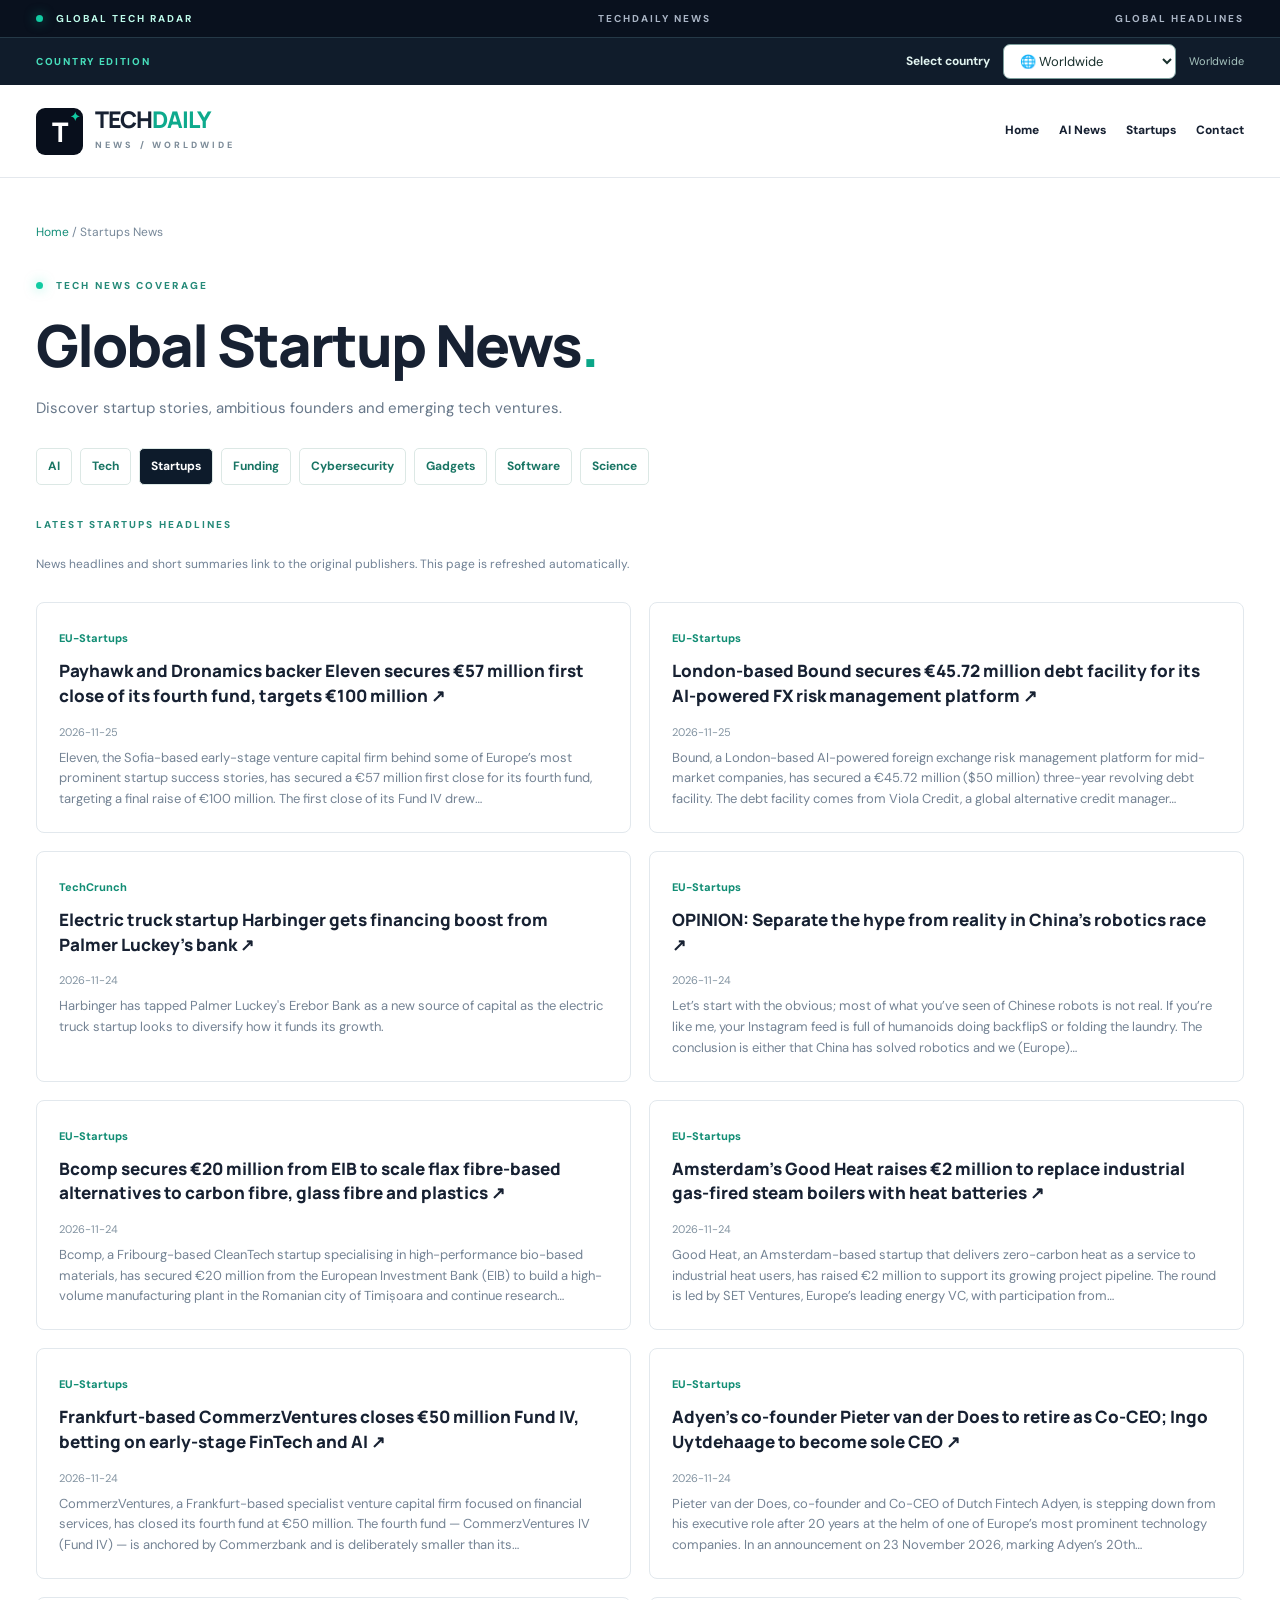
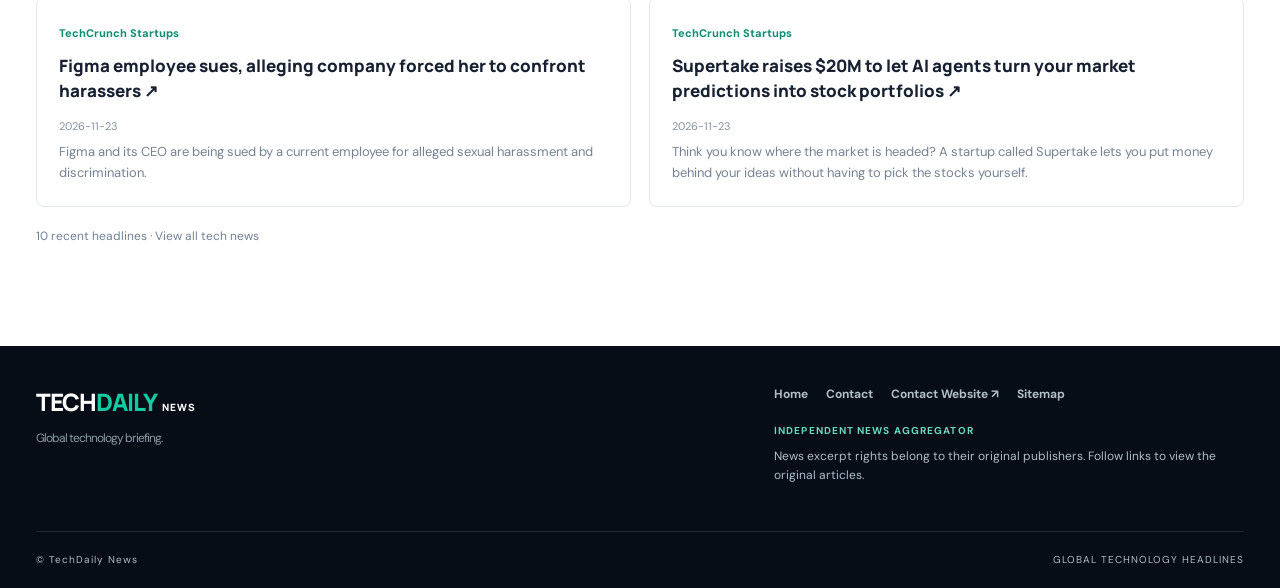
<file: category/startups/index.html>
<!doctype html><html lang="en"><head><meta charset="utf-8"><meta name="viewport" content="width=device-width,initial-scale=1">
<meta name="google-site-verification" content="1qQMCUHekjvhhgPfjwAEE-Zfl5rO4Td-0qGCgL5AGAs"><meta name="robots" content="index,follow"><meta name="theme-color" content="#080e19">
<meta name="description" content="Startup news about founders, accelerators, emerging businesses, entrepreneurship and new products."><link rel="canonical" href="https://techdailynews.pages.dev/category/startups/"><link rel="icon" type="image/svg+xml" href="/favicon.svg">
<meta property="og:type" content="website"><meta property="og:site_name" content="TechDaily News"><meta property="og:title" content="Global Startup News | TechDaily News">
<meta property="og:url" content="https://techdailynews.pages.dev/category/startups/"><meta property="og:description" content="Startup news about founders, accelerators, emerging businesses, entrepreneurship and new products."><meta name="twitter:card" content="summary">
<link rel="stylesheet" href="/styles.css"><link rel="stylesheet" href="/country.css"><script src="/country.js" defer></script><title>Global Startup News | TechDaily News</title><script type="application/ld+json">{"@context": "https://schema.org", "@type": "CollectionPage", "name": "Global Startup News", "description": "Startup news about founders, accelerators, emerging businesses, entrepreneurship and new products.", "url": "https://techdailynews.pages.dev/category/startups/", "isPartOf": {"@type": "WebSite", "name": "TechDaily News", "url": "https://techdailynews.pages.dev/"}}</script></head>
<body><div class="signal-bar"><div class="wrap signal-inside"><span class="signal-pill"><i></i> GLOBAL TECH RADAR</span><span>TECHDAILY NEWS</span><span>GLOBAL HEADLINES</span></div></div>
<header class="header"><div class="wrap header-inside"><a href="/" class="logo"><span class="logo-symbol">T<span>✦</span></span><span class="logo-words"><b>TECH<span>DAILY</span></b><small>NEWS / WORLDWIDE</small></span></a>
<nav class="seo-nav"><a href="/">Home</a><a href="/category/ai/">AI News</a><a href="/category/startups/">Startups</a><a href="/contact/">Contact</a></nav></div></header>
<main class="wrap seo-page"><nav class="breadcrumb" aria-label="Breadcrumb"><a href="/">Home</a> / Startups News</nav>
<span class="eyebrow"><i></i> TECH NEWS COVERAGE</span><h1>Global Startup News<em>.</em></h1><p class="seo-intro">Discover startup stories, ambitious founders and emerging tech ventures.</p>
<nav class="category-nav" aria-label="Browse all news topics"><a class="" href="/category/ai/">AI</a><a class="" href="/category/technology/">Tech</a><a class="active" href="/category/startups/">Startups</a><a class="" href="/category/funding/">Funding</a><a class="" href="/category/cybersecurity/">Cybersecurity</a><a class="" href="/category/gadgets/">Gadgets</a><a class="" href="/category/software/">Software</a><a class="" href="/category/science/">Science</a></nav>
<span class="eyebrow">LATEST STARTUPS HEADLINES</span>
<p class="seo-note">News headlines and short summaries link to the original publishers. This page is refreshed automatically.</p>
<div class="seo-headlines"><article class="seo-headline" data-edition-story="WORLD"><small>EU-Startups</small><h2><a href="https://www.eu-startups.com/2026/11/payhawk-and-dronamics-backer-eleven-secures-e57-million-first-close-of-its-fourth-fund-targets-e100-million" target="_blank" rel="noopener noreferrer">Payhawk and Dronamics backer Eleven secures €57 million first close of its fourth fund, targets €100 million ↗</a></h2><time datetime="2026-11-25">2026-11-25</time><p>Eleven, the Sofia-based early-stage venture capital firm behind some of Europe’s most prominent startup success stories, has secured a €57 million first close for its fourth fund, targeting a final raise of €100 million. The first close of its Fund IV drew…</p></article><article class="seo-headline" data-edition-story="GB"><small>EU-Startups</small><h2><a href="https://www.eu-startups.com/2026/11/london-based-bound-secures-e45-68-million-debt-facility-for-its-ai-powered-fx-risk-management-platform" target="_blank" rel="noopener noreferrer">London-based Bound secures €45.72 million debt facility for its AI-powered FX risk management platform ↗</a></h2><time datetime="2026-11-25">2026-11-25</time><p>Bound, a London-based AI-powered foreign exchange risk management platform for mid-market companies, has secured a €45.72 million ($50 million) three-year revolving debt facility. The debt facility comes from Viola Credit, a global alternative credit manager…</p></article><article class="seo-headline" data-edition-story="WORLD"><small>TechCrunch</small><h2><a href="https://techcrunch.com/2026/11/24/electric-truck-startup-harbinger-gets-financing-boost-from-palmer-luckeys-bank" target="_blank" rel="noopener noreferrer">Electric truck startup Harbinger gets financing boost from Palmer Luckey’s bank ↗</a></h2><time datetime="2026-11-24">2026-11-24</time><p>Harbinger has tapped Palmer Luckey&#x27;s Erebor Bank as a new source of capital as the electric truck startup looks to diversify how it funds its growth.</p></article><article class="seo-headline" data-edition-story="WORLD"><small>EU-Startups</small><h2><a href="https://www.eu-startups.com/2026/11/opinion-separate-the-hype-from-reality-in-chinas-robotics-race" target="_blank" rel="noopener noreferrer">OPINION: Separate the hype from reality in China’s robotics race ↗</a></h2><time datetime="2026-11-24">2026-11-24</time><p>Let’s start with the obvious; most of what you’ve seen of Chinese robots is not real. If you’re like me, your Instagram feed is full of humanoids doing backflipS or folding the laundry. The conclusion is either that China has solved robotics and we (Europe)…</p></article><article class="seo-headline" data-edition-story="WORLD"><small>EU-Startups</small><h2><a href="https://www.eu-startups.com/2026/11/bcomp-secures-e20-million-from-eib-to-scale-flax-fibre-based-alternatives-to-carbon-fibre-glass-fibre-and-plastics" target="_blank" rel="noopener noreferrer">Bcomp secures €20 million from EIB to scale flax fibre-based alternatives to carbon fibre, glass fibre and plastics ↗</a></h2><time datetime="2026-11-24">2026-11-24</time><p>Bcomp, a Fribourg-based CleanTech startup specialising in high-performance bio-based materials, has secured €20 million from the European Investment Bank (EIB) to build a high-volume manufacturing plant in the Romanian city of Timișoara and continue research…</p></article><article class="seo-headline" data-edition-story="WORLD"><small>EU-Startups</small><h2><a href="https://www.eu-startups.com/2026/11/amsterdams-good-heat-raises-e2-million-to-replace-industrial-gas-fired-steam-boilers-with-heat-batteries" target="_blank" rel="noopener noreferrer">Amsterdam’s Good Heat raises €2 million to replace industrial gas-fired steam boilers with heat batteries ↗</a></h2><time datetime="2026-11-24">2026-11-24</time><p>Good Heat, an Amsterdam-based startup that delivers zero-carbon heat as a service to industrial heat users, has raised €2 million to support its growing project pipeline. The round is led by SET Ventures, Europe’s leading energy VC, with participation from…</p></article><article class="seo-headline" data-edition-story="DE"><small>EU-Startups</small><h2><a href="https://www.eu-startups.com/2026/11/frankfurt-based-commerzventures-closes-e50-million-fund-iv-betting-on-early-stage-fintech-and-ai" target="_blank" rel="noopener noreferrer">Frankfurt-based CommerzVentures closes €50 million Fund IV, betting on early-stage FinTech and AI ↗</a></h2><time datetime="2026-11-24">2026-11-24</time><p>CommerzVentures, a Frankfurt-based specialist venture capital firm focused on financial services, has closed its fourth fund at €50 million. The fourth fund — CommerzVentures IV (Fund IV) — is anchored by Commerzbank and is deliberately smaller than its…</p></article><article class="seo-headline" data-edition-story="WORLD"><small>EU-Startups</small><h2><a href="https://www.eu-startups.com/2026/11/adyens-co-founder-pieter-van-der-does-to-retire-as-co-ceo-ingo-uytdehaage-to-become-sole-ceo" target="_blank" rel="noopener noreferrer">Adyen’s co-founder Pieter van der Does to retire as Co-CEO; Ingo Uytdehaage to become sole CEO ↗</a></h2><time datetime="2026-11-24">2026-11-24</time><p>Pieter van der Does, co-founder and Co-CEO of Dutch Fintech Adyen, is stepping down from his executive role after 20 years at the helm of one of Europe’s most prominent technology companies. In an announcement on 23 November 2026, marking Adyen’s 20th…</p></article><article class="seo-headline" data-edition-story="WORLD"><small>TechCrunch Startups</small><h2><a href="https://techcrunch.com/2026/11/23/figma-employee-sues-alleging-company-forced-her-to-confront-harassers" target="_blank" rel="noopener noreferrer">Figma employee sues, alleging company forced her to confront harassers ↗</a></h2><time datetime="2026-11-23">2026-11-23</time><p>Figma and its CEO are being sued by a current employee for alleged sexual harassment and discrimination.</p></article><article class="seo-headline" data-edition-story="WORLD"><small>TechCrunch Startups</small><h2><a href="https://techcrunch.com/2026/11/23/supertake-raises-20m-to-let-ai-agents-turn-your-market-predictions-into-stock-portfolios" target="_blank" rel="noopener noreferrer">Supertake raises $20M to let AI agents turn your market predictions into stock portfolios ↗</a></h2><time datetime="2026-11-23">2026-11-23</time><p>Think you know where the market is headed? A startup called Supertake lets you put money behind your ideas without having to pick the stocks yourself.</p></article></div>
<p class="seo-note">10 recent headlines · <a href="/">View all tech news</a></p></main>
<footer><div class="wrap footer-main"><div class="footer-brand">TECH<span>DAILY</span><small>NEWS</small><p>Global technology briefing.</p></div>
<div class="footer-disclaimer"><nav class="footer-links"><a href="/">Home</a><a href="/contact/">Contact</a><a href="https://ashraful.pages.dev/" target="_blank" rel="noopener noreferrer">Contact Website ↗</a><a href="/sitemap.xml">Sitemap</a></nav><b>INDEPENDENT NEWS AGGREGATOR</b><p>News excerpt rights belong to their original publishers. Follow links to view the original articles.</p></div></div>
<div class="wrap footer-bottom"><span>© TechDaily News</span><span>GLOBAL TECHNOLOGY HEADLINES</span></div></footer></body></html>
</file>
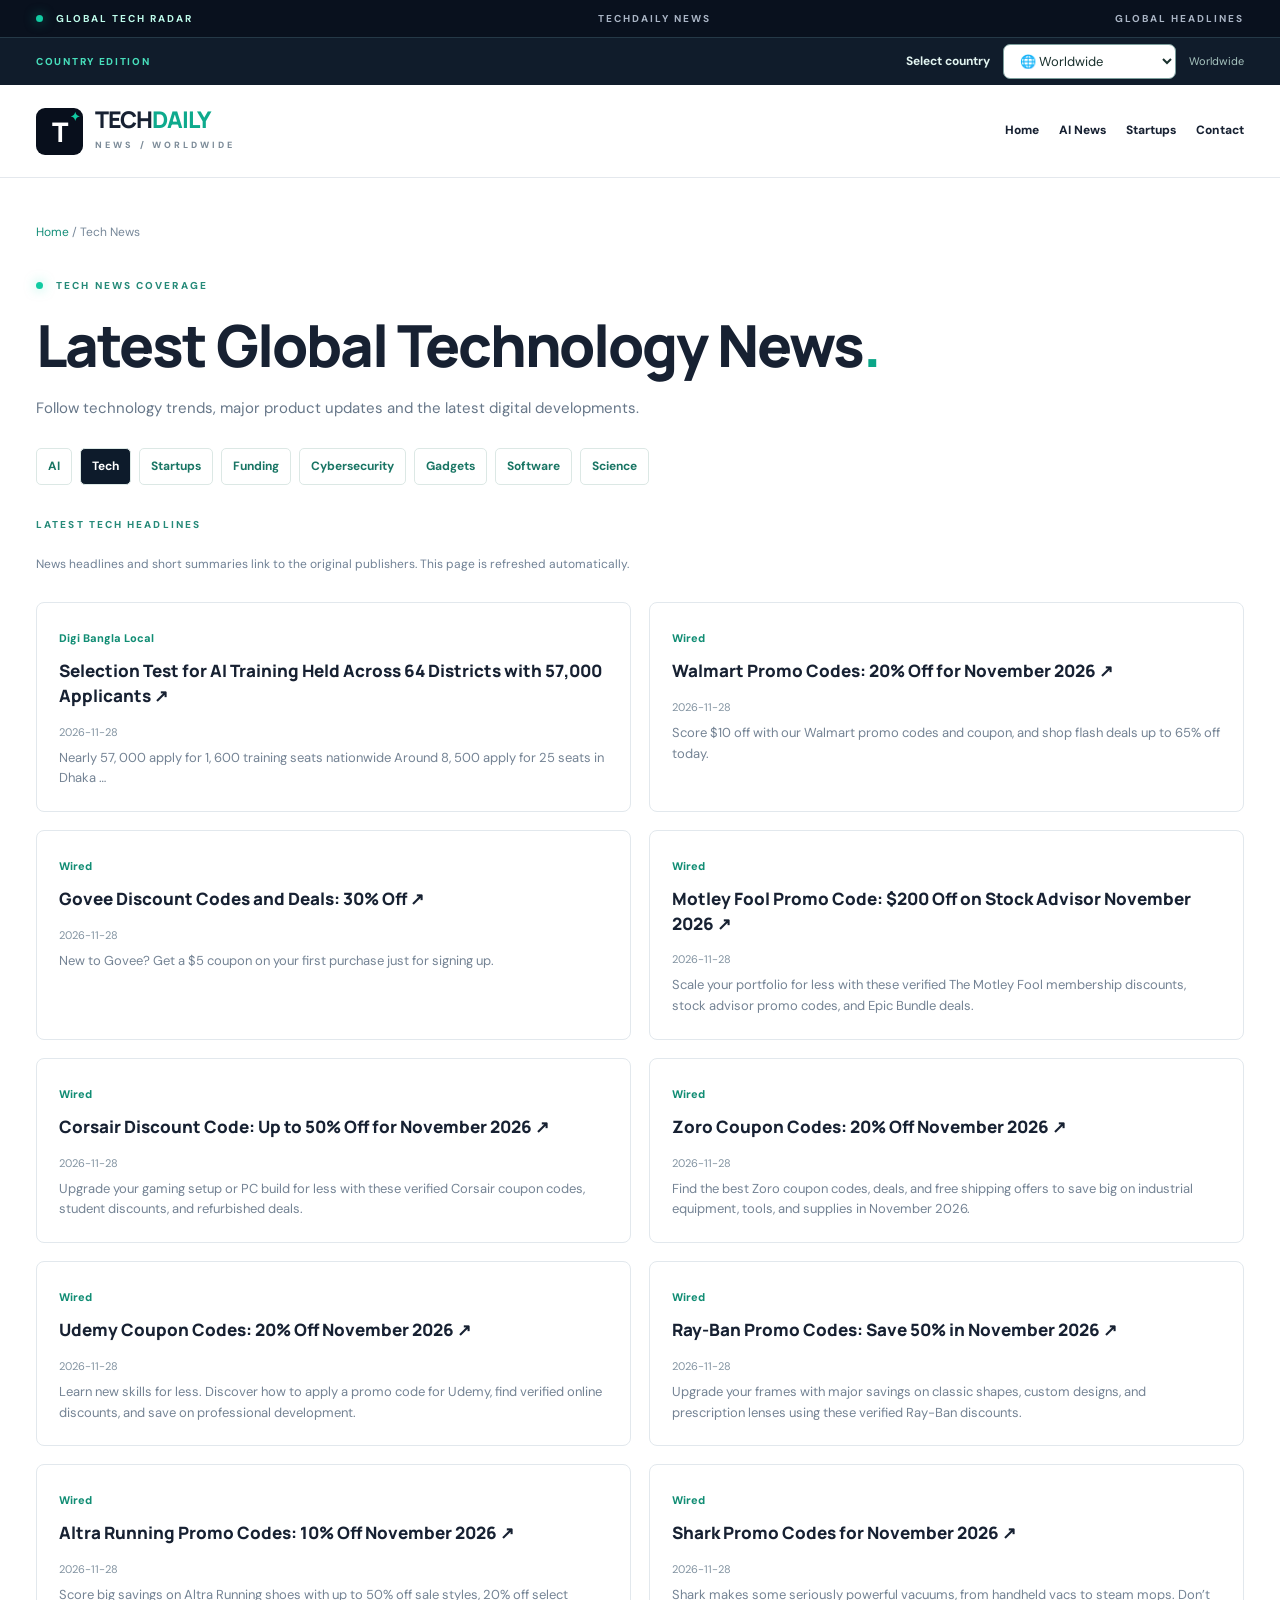
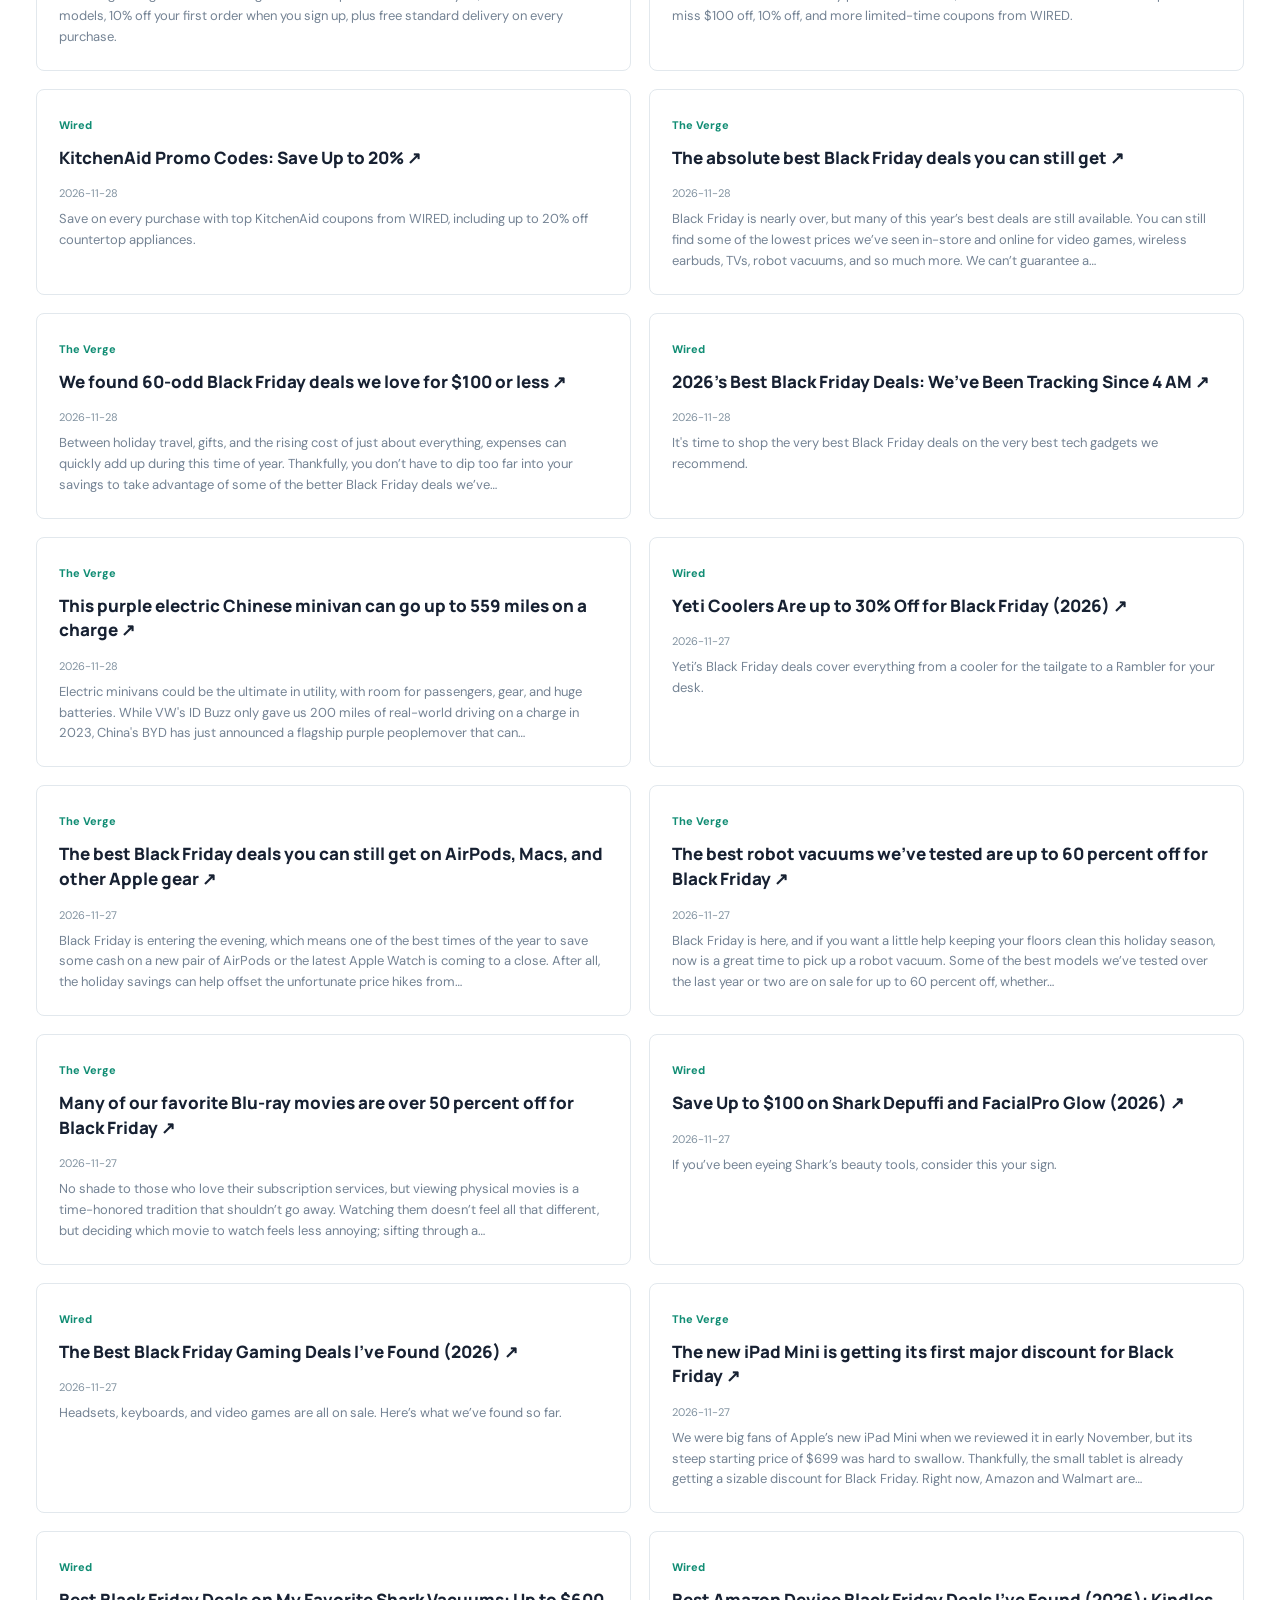
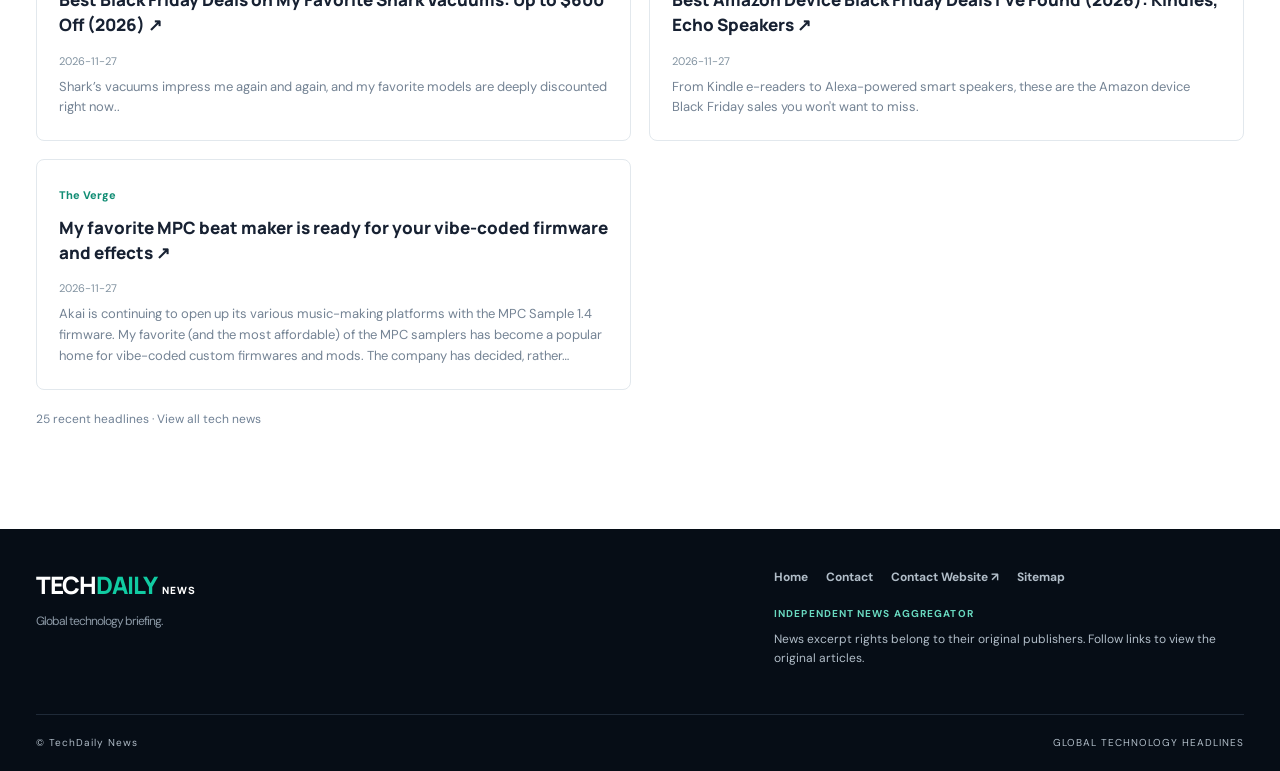
<file: category/technology/index.html>
<!doctype html><html lang="en"><head><meta charset="utf-8"><meta name="viewport" content="width=device-width,initial-scale=1">
<meta name="google-site-verification" content="1qQMCUHekjvhhgPfjwAEE-Zfl5rO4Td-0qGCgL5AGAs"><meta name="robots" content="index,follow"><meta name="theme-color" content="#080e19">
<meta name="description" content="Global technology news, digital innovation, platform launches and major tech industry developments."><link rel="canonical" href="https://techdailynews.pages.dev/category/technology/"><link rel="icon" type="image/svg+xml" href="/favicon.svg">
<meta property="og:type" content="website"><meta property="og:site_name" content="TechDaily News"><meta property="og:title" content="Latest Global Technology News | TechDaily News">
<meta property="og:url" content="https://techdailynews.pages.dev/category/technology/"><meta property="og:description" content="Global technology news, digital innovation, platform launches and major tech industry developments."><meta name="twitter:card" content="summary">
<link rel="stylesheet" href="/styles.css"><link rel="stylesheet" href="/country.css"><script src="/country.js" defer></script><title>Latest Global Technology News | TechDaily News</title><script type="application/ld+json">{"@context": "https://schema.org", "@type": "CollectionPage", "name": "Latest Global Technology News", "description": "Global technology news, digital innovation, platform launches and major tech industry developments.", "url": "https://techdailynews.pages.dev/category/technology/", "isPartOf": {"@type": "WebSite", "name": "TechDaily News", "url": "https://techdailynews.pages.dev/"}}</script></head>
<body><div class="signal-bar"><div class="wrap signal-inside"><span class="signal-pill"><i></i> GLOBAL TECH RADAR</span><span>TECHDAILY NEWS</span><span>GLOBAL HEADLINES</span></div></div>
<header class="header"><div class="wrap header-inside"><a href="/" class="logo"><span class="logo-symbol">T<span>✦</span></span><span class="logo-words"><b>TECH<span>DAILY</span></b><small>NEWS / WORLDWIDE</small></span></a>
<nav class="seo-nav"><a href="/">Home</a><a href="/category/ai/">AI News</a><a href="/category/startups/">Startups</a><a href="/contact/">Contact</a></nav></div></header>
<main class="wrap seo-page"><nav class="breadcrumb" aria-label="Breadcrumb"><a href="/">Home</a> / Tech News</nav>
<span class="eyebrow"><i></i> TECH NEWS COVERAGE</span><h1>Latest Global Technology News<em>.</em></h1><p class="seo-intro">Follow technology trends, major product updates and the latest digital developments.</p>
<nav class="category-nav" aria-label="Browse all news topics"><a class="" href="/category/ai/">AI</a><a class="active" href="/category/technology/">Tech</a><a class="" href="/category/startups/">Startups</a><a class="" href="/category/funding/">Funding</a><a class="" href="/category/cybersecurity/">Cybersecurity</a><a class="" href="/category/gadgets/">Gadgets</a><a class="" href="/category/software/">Software</a><a class="" href="/category/science/">Science</a></nav>
<span class="eyebrow">LATEST TECH HEADLINES</span>
<p class="seo-note">News headlines and short summaries link to the original publishers. This page is refreshed automatically.</p>
<div class="seo-headlines"><article class="seo-headline" data-edition-story="BD"><small>Digi Bangla Local</small><h2><a href="https://digibanglatech.news/196930" target="_blank" rel="noopener noreferrer">Selection Test for AI Training Held Across 64 Districts with 57,000 Applicants ↗</a></h2><time datetime="2026-11-28">2026-11-28</time><p>Nearly 57, 000 apply for 1, 600 training seats nationwide Around 8, 500 apply for 25 seats in Dhaka …</p></article><article class="seo-headline" data-edition-story="WORLD"><small>Wired</small><h2><a href="https://www.wired.com/story/top-walmart-promo-codes" target="_blank" rel="noopener noreferrer">Walmart Promo Codes: 20% Off for November 2026 ↗</a></h2><time datetime="2026-11-28">2026-11-28</time><p>Score $10 off with our Walmart promo codes and coupon, and shop flash deals up to 65% off today.</p></article><article class="seo-headline" data-edition-story="WORLD"><small>Wired</small><h2><a href="https://www.wired.com/story/govee-discount-code" target="_blank" rel="noopener noreferrer">Govee Discount Codes and Deals: 30% Off ↗</a></h2><time datetime="2026-11-28">2026-11-28</time><p>New to Govee? Get a $5 coupon on your first purchase just for signing up.</p></article><article class="seo-headline" data-edition-story="WORLD"><small>Wired</small><h2><a href="https://www.wired.com/story/the-motley-fool-promo-code" target="_blank" rel="noopener noreferrer">Motley Fool Promo Code: $200 Off on Stock Advisor November 2026 ↗</a></h2><time datetime="2026-11-28">2026-11-28</time><p>Scale your portfolio for less with these verified The Motley Fool membership discounts, stock advisor promo codes, and Epic Bundle deals.</p></article><article class="seo-headline" data-edition-story="WORLD"><small>Wired</small><h2><a href="https://www.wired.com/story/corsair-coupon" target="_blank" rel="noopener noreferrer">Corsair Discount Code: Up to 50% Off for November 2026 ↗</a></h2><time datetime="2026-11-28">2026-11-28</time><p>Upgrade your gaming setup or PC build for less with these verified Corsair coupon codes, student discounts, and refurbished deals.</p></article><article class="seo-headline" data-edition-story="WORLD"><small>Wired</small><h2><a href="https://www.wired.com/story/zoro-promo-code" target="_blank" rel="noopener noreferrer">Zoro Coupon Codes: 20% Off November 2026 ↗</a></h2><time datetime="2026-11-28">2026-11-28</time><p>Find the best Zoro coupon codes, deals, and free shipping offers to save big on industrial equipment, tools, and supplies in November 2026.</p></article><article class="seo-headline" data-edition-story="WORLD"><small>Wired</small><h2><a href="https://www.wired.com/story/udemy-promo-code" target="_blank" rel="noopener noreferrer">Udemy Coupon Codes: 20% Off November 2026 ↗</a></h2><time datetime="2026-11-28">2026-11-28</time><p>Learn new skills for less. Discover how to apply a promo code for Udemy, find verified online discounts, and save on professional development.</p></article><article class="seo-headline" data-edition-story="WORLD"><small>Wired</small><h2><a href="https://www.wired.com/story/ray-ban-promo-code" target="_blank" rel="noopener noreferrer">Ray-Ban Promo Codes: Save 50% in November 2026 ↗</a></h2><time datetime="2026-11-28">2026-11-28</time><p>Upgrade your frames with major savings on classic shapes, custom designs, and prescription lenses using these verified Ray-Ban discounts.</p></article><article class="seo-headline" data-edition-story="WORLD"><small>Wired</small><h2><a href="https://www.wired.com/story/altra-promo-code" target="_blank" rel="noopener noreferrer">Altra Running Promo Codes: 10% Off November 2026 ↗</a></h2><time datetime="2026-11-28">2026-11-28</time><p>Score big savings on Altra Running shoes with up to 50% off sale styles, 20% off select models, 10% off your first order when you sign up, plus free standard delivery on every purchase.</p></article><article class="seo-headline" data-edition-story="WORLD"><small>Wired</small><h2><a href="https://www.wired.com/story/shark-promo-code" target="_blank" rel="noopener noreferrer">Shark Promo Codes for November 2026 ↗</a></h2><time datetime="2026-11-28">2026-11-28</time><p>Shark makes some seriously powerful vacuums, from handheld vacs to steam mops. Don’t miss $100 off, 10% off, and more limited-time coupons from WIRED.</p></article><article class="seo-headline" data-edition-story="WORLD"><small>Wired</small><h2><a href="https://www.wired.com/story/exclusive-kitchenaid-promo-code" target="_blank" rel="noopener noreferrer">KitchenAid Promo Codes: Save Up to 20% ↗</a></h2><time datetime="2026-11-28">2026-11-28</time><p>Save on every purchase with top KitchenAid coupons from WIRED, including up to 20% off countertop appliances.</p></article><article class="seo-headline" data-edition-story="WORLD"><small>The Verge</small><h2><a href="https://www.theverge.com/gadgets/1039190/best-black-friday-2026-deals-tech-gadgets-gift-ideas" target="_blank" rel="noopener noreferrer">The absolute best Black Friday deals you can still get ↗</a></h2><time datetime="2026-11-28">2026-11-28</time><p>Black Friday is nearly over, but many of this year’s best deals are still available. You can still find some of the lowest prices we’ve seen in-store and online for video games, wireless earbuds, TVs, robot vacuums, and so much more. We can’t guarantee a…</p></article><article class="seo-headline" data-edition-story="WORLD"><small>The Verge</small><h2><a href="https://www.theverge.com/gadgets/1043445/black-friday-best-cheap-tech-deals-under-100-2026" target="_blank" rel="noopener noreferrer">We found 60-odd Black Friday deals we love for $100 or less ↗</a></h2><time datetime="2026-11-28">2026-11-28</time><p>Between holiday travel, gifts, and the rising cost of just about everything, expenses can quickly add up during this time of year. Thankfully, you don’t have to dip too far into your savings to take advantage of some of the better Black Friday deals we’ve…</p></article><article class="seo-headline" data-edition-story="WORLD"><small>Wired</small><h2><a href="https://www.wired.com/story/best-black-friday-deals-11-27-2026" target="_blank" rel="noopener noreferrer">2026’s Best Black Friday Deals: We’ve Been Tracking Since 4 AM ↗</a></h2><time datetime="2026-11-28">2026-11-28</time><p>It&#x27;s time to shop the very best Black Friday deals on the very best tech gadgets we recommend.</p></article><article class="seo-headline" data-edition-story="WORLD"><small>The Verge</small><h2><a href="https://www.theverge.com/transportation/1044706/this-purple-electric-chinese-minivan-can-go-up-to-559-miles-on-a-charge" target="_blank" rel="noopener noreferrer">This purple electric Chinese minivan can go up to 559 miles on a charge ↗</a></h2><time datetime="2026-11-28">2026-11-28</time><p>Electric minivans could be the ultimate in utility, with room for passengers, gear, and huge batteries. While VW&#x27;s ID Buzz only gave us 200 miles of real-world driving on a charge in 2023, China&#x27;s BYD has just announced a flagship purple peoplemover that can…</p></article><article class="seo-headline" data-edition-story="WORLD"><small>Wired</small><h2><a href="https://www.wired.com/story/yeti-black-friday-sale-11-2026" target="_blank" rel="noopener noreferrer">Yeti Coolers Are up to 30% Off for Black Friday (2026) ↗</a></h2><time datetime="2026-11-27">2026-11-27</time><p>Yeti’s Black Friday deals cover everything from a cooler for the tailgate to a Rambler for your desk.</p></article><article class="seo-headline" data-edition-story="WORLD"><small>The Verge</small><h2><a href="https://www.theverge.com/gadgets/1043935/best-black-friday-apple-deals-2026" target="_blank" rel="noopener noreferrer">The best Black Friday deals you can still get on AirPods, Macs, and other Apple gear ↗</a></h2><time datetime="2026-11-27">2026-11-27</time><p>Black Friday is entering the evening, which means one of the best times of the year to save some cash on a new pair of AirPods or the latest Apple Watch is coming to a close. After all, the holiday savings can help offset the unfortunate price hikes from…</p></article><article class="seo-headline" data-edition-story="WORLD"><small>The Verge</small><h2><a href="https://www.theverge.com/gadgets/1044487/best-black-friday-robot-vacuum-mop-deals-2026" target="_blank" rel="noopener noreferrer">The best robot vacuums we’ve tested are up to 60 percent off for Black Friday ↗</a></h2><time datetime="2026-11-27">2026-11-27</time><p>Black Friday is here, and if you want a little help keeping your floors clean this holiday season, now is a great time to pick up a robot vacuum. Some of the best models we’ve tested over the last year or two are on sale for up to 60 percent off, whether…</p></article><article class="seo-headline" data-edition-story="WORLD"><small>The Verge</small><h2><a href="https://www.theverge.com/gadgets/1040471/4k-bluray-movie-film-black-friday-deal-sale" target="_blank" rel="noopener noreferrer">Many of our favorite Blu-ray movies are over 50 percent off for Black Friday ↗</a></h2><time datetime="2026-11-27">2026-11-27</time><p>No shade to those who love their subscription services, but viewing physical movies is a time-honored tradition that shouldn’t go away. Watching them doesn’t feel all that different, but deciding which movie to watch feels less annoying; sifting through a…</p></article><article class="seo-headline" data-edition-story="WORLD"><small>Wired</small><h2><a href="https://www.wired.com/story/shark-depuffi-black-friday-deals-11-27-2026" target="_blank" rel="noopener noreferrer">Save Up to $100 on Shark Depuffi and FacialPro Glow (2026) ↗</a></h2><time datetime="2026-11-27">2026-11-27</time><p>If you’ve been eyeing Shark’s beauty tools, consider this your sign.</p></article><article class="seo-headline" data-edition-story="WORLD"><small>Wired</small><h2><a href="https://www.wired.com/story/black-friday-gaming-deals-11-27-2026" target="_blank" rel="noopener noreferrer">The Best Black Friday Gaming Deals I’ve Found (2026) ↗</a></h2><time datetime="2026-11-27">2026-11-27</time><p>Headsets, keyboards, and video games are all on sale. Here’s what we’ve found so far.</p></article><article class="seo-headline" data-edition-story="WORLD"><small>The Verge</small><h2><a href="https://www.theverge.com/gadgets/1042705/ipad-mini-black-friday-deal-sale-2026" target="_blank" rel="noopener noreferrer">The new iPad Mini is getting its first major discount for Black Friday ↗</a></h2><time datetime="2026-11-27">2026-11-27</time><p>We were big fans of Apple’s new iPad Mini when we reviewed it in early November, but its steep starting price of $699 was hard to swallow. Thankfully, the small tablet is already getting a sizable discount for Black Friday. Right now, Amazon and Walmart are…</p></article><article class="seo-headline" data-edition-story="WORLD"><small>Wired</small><h2><a href="https://www.wired.com/story/shark-vacuum-black-friday-deals-11-27-2026" target="_blank" rel="noopener noreferrer">Best Black Friday Deals on My Favorite Shark Vacuums: Up to $600 Off (2026) ↗</a></h2><time datetime="2026-11-27">2026-11-27</time><p>Shark’s vacuums impress me again and again, and my favorite models are deeply discounted right now..</p></article><article class="seo-headline" data-edition-story="WORLD"><small>Wired</small><h2><a href="https://www.wired.com/story/best-amazon-device-black-friday-deals-11-27-2026" target="_blank" rel="noopener noreferrer">Best Amazon Device Black Friday Deals I’ve Found (2026): Kindles, Echo Speakers ↗</a></h2><time datetime="2026-11-27">2026-11-27</time><p>From Kindle e-readers to Alexa-powered smart speakers, these are the Amazon device Black Friday sales you won&#x27;t want to miss.</p></article><article class="seo-headline" data-edition-story="WORLD"><small>The Verge</small><h2><a href="https://www.theverge.com/gadgets/1044485/mpc-sample-firmware-sdk" target="_blank" rel="noopener noreferrer">My favorite MPC beat maker is ready for your vibe-coded firmware and effects ↗</a></h2><time datetime="2026-11-27">2026-11-27</time><p>Akai is continuing to open up its various music-making platforms with the MPC Sample 1.4 firmware. My favorite (and the most affordable) of the MPC samplers has become a popular home for vibe-coded custom firmwares and mods. The company has decided, rather…</p></article></div>
<p class="seo-note">25 recent headlines · <a href="/">View all tech news</a></p></main>
<footer><div class="wrap footer-main"><div class="footer-brand">TECH<span>DAILY</span><small>NEWS</small><p>Global technology briefing.</p></div>
<div class="footer-disclaimer"><nav class="footer-links"><a href="/">Home</a><a href="/contact/">Contact</a><a href="https://ashraful.pages.dev/" target="_blank" rel="noopener noreferrer">Contact Website ↗</a><a href="/sitemap.xml">Sitemap</a></nav><b>INDEPENDENT NEWS AGGREGATOR</b><p>News excerpt rights belong to their original publishers. Follow links to view the original articles.</p></div></div>
<div class="wrap footer-bottom"><span>© TechDaily News</span><span>GLOBAL TECHNOLOGY HEADLINES</span></div></footer></body></html>
</file>
<file: styles.css>
@import url('https://fonts.googleapis.com/css2?family=DM+Sans:wght@400;500;600;700;800&family=Manrope:wght@400;500;600;700;800&display=swap');
:root{--dark:#080f1c;--dark2:#101c2d;--ink:#172132;--muted:#667586;--soft:#f4f7f8;--line:#e4e8ed;--green:#11cba2;--green2:#0eaa8d;--radius:12px}
*{box-sizing:border-box}html{scroll-behavior:smooth}body{margin:0;background:#fff;color:var(--ink);font:15px/1.6 'DM Sans',Arial,sans-serif}a{color:inherit;text-decoration:none}button,input,select{font:inherit}button{cursor:pointer}button:focus-visible,a:focus-visible,input:focus-visible,select:focus-visible{outline:3px solid #38d8b5;outline-offset:3px}.wrap{width:min(1300px,calc(100% - 72px));margin:auto}
.signal-bar{background:#09111e;color:#aab5c5;font-size:10px;font-weight:700;letter-spacing:2px}.signal-inside{display:flex;justify-content:space-between;align-items:center;min-height:37px;gap:14px}.signal-pill{color:#bffdec}.signal-pill i,.eyebrow i,.green-dot{display:inline-block;height:7px;width:7px;border-radius:50%;background:var(--green);margin-right:9px;box-shadow:0 0 12px #0be0b480}
.header{background:#fff;border-bottom:1px solid var(--line)}.header-inside{height:92px;display:flex;align-items:center;justify-content:space-between;gap:24px}.logo{display:flex;gap:12px;align-items:center;flex-shrink:0}.logo-symbol{background:var(--dark);color:#fff;border-radius:9px;width:47px;height:47px;display:grid;place-items:center;font:800 27px Manrope;position:relative}.logo-symbol span{position:absolute;font-size:12px;color:var(--green);right:3px;top:0}.logo-words b{display:block;font:800 23px/1 Manrope;letter-spacing:-1px}.logo-words b span{color:var(--green2)}.logo-words small{font-size:9px;font-weight:800;letter-spacing:3.1px;color:#7c8b98}.desktop-nav{display:flex;align-items:center;gap:25px}.desktop-nav a{font-weight:700;font-size:12px;white-space:nowrap}.desktop-nav a:hover{color:#079d83}.nav-edition{font-size:10px;letter-spacing:1px;font-weight:800;border:1px solid var(--line);border-radius:7px;padding:14px 17px;white-space:nowrap}.nav-edition span{color:var(--green2);margin-left:9px}
.intro{padding:51px 0 47px}.intro-top{display:flex;align-items:center;justify-content:space-between;gap:15px}.eyebrow{font-size:10px;letter-spacing:2.1px;font-weight:800;color:#268a79}.edition{font-size:11px;font-weight:800;letter-spacing:1.2px;color:#818d98}.intro-row{display:flex;justify-content:space-between;align-items:end;gap:40px}.intro-row h1{font:800 clamp(42px,5.7vw,83px)/1.13 Manrope;letter-spacing:-4.5px;margin:22px 0 15px;max-width:930px}.intro-row h1 em,.closing h2 em{font-style:normal;color:var(--green2)}.intro-row p{font-size:15px;color:#6b7887;margin:0;max-width:650px}.intro-note{border-left:1px solid #dce4e8;padding:0 0 2px 26px;min-width:222px}.intro-note span,.intro-note small{display:block;color:#7e8a97;font-size:10px;letter-spacing:1px;font-weight:800}.intro-note strong{display:block;font:800 19px/1.4 Manrope;margin:9px 0;color:#263349}
.feature{display:grid;grid-template-columns:minmax(0,1.58fr) minmax(340px,1fr);gap:26px}.lead-story{min-height:440px;background:#0c1726;color:#fff;border-radius:12px;overflow:hidden;position:relative;display:flex;align-items:end}.visual-mesh{position:absolute;inset:0;background:radial-gradient(ellipse at 75% 0,#157e7480,transparent 52%),repeating-linear-gradient(90deg,transparent 0,transparent 37px,#ffffff08 38px),repeating-linear-gradient(0deg,transparent 0,transparent 37px,#ffffff08 38px),linear-gradient(135deg,#102742,#080f20)}.visual-mesh:before{content:'';position:absolute;width:440px;height:440px;border-radius:50%;border:1px solid #26cdb045;right:-140px;top:-120px;box-shadow:0 0 0 75px #15cda50d,0 0 0 160px #1bcbab09}.orbit{position:absolute;border:1px solid #53f5d36b;border-radius:50%;transform:rotate(-30deg)}.orbit-a{height:230px;width:490px;right:-65px;top:-25px}.orbit-b{height:160px;width:370px;right:-5px;top:10px}.visual-word{position:absolute;top:73px;right:27px;font:800 clamp(45px,6vw,95px)/1 Manrope;color:#ffffff07;letter-spacing:-5px;white-space:nowrap}.lead-story:after{content:'';position:absolute;inset:25% 0 0;background:linear-gradient(transparent,#07111bea 70%);pointer-events:none}.lead-body{padding:33px 36px;position:relative;z-index:1;width:100%}.label-green{color:#54eac9;font-size:10px;letter-spacing:1.4px;font-weight:800}.label-green span{color:#abb8c5;margin:0 5px}.lead-body h2{font:800 clamp(26px,3vw,43px)/1.18 Manrope;max-width:650px;letter-spacing:-1.5px;margin:16px 0 12px}.lead-body p{color:#bac7d1;font-size:14px;max-width:620px;line-height:1.75;margin:0 0 23px}.lead-bottom{display:flex;align-items:center;gap:17px;color:#bfccd4;font-size:10px;font-weight:800;letter-spacing:.6px}.lead-bottom a{margin-left:auto;border:1px solid #719388;padding:12px 14px;border-radius:5px;color:#c7ffec;white-space:nowrap}.lead-bottom a span{margin-left:12px}
.radar{border:1px solid var(--line);border-radius:12px;padding:25px 26px;display:flex;flex-direction:column;min-height:440px}.section-heading{display:flex;align-items:end;justify-content:space-between;gap:15px;padding-bottom:13px}.section-heading h2{font:800 27px Manrope;letter-spacing:-1px;margin:3px 0}.section-heading h2 span,.news-heading h2 span{color:var(--green2)}.section-heading>span{font-size:10px;letter-spacing:1px;color:#98a3ac;font-weight:800}.radar-list{flex:1}.radar-item{display:block;padding:15px 0;border-top:1px solid #e9edf0}.radar-item small{font-size:10px;letter-spacing:1px;font-weight:800;color:#159d85}.radar-item b{display:block;margin:5px 0;font:800 14px/1.45 Manrope}.radar-item span{font-size:11px;color:#8a97a1}.radar-item:hover b{color:#119b82}.radar-footer{padding-top:15px;border-top:1px solid var(--line);font-size:10px;letter-spacing:1px;font-weight:800;color:#82919c}
.stats{display:grid;grid-template-columns:repeat(4,1fr);border:1px solid var(--line);margin-top:26px;border-radius:10px;overflow:hidden}.stat{padding:23px 28px;border-right:1px solid var(--line);min-width:0}.stat:last-child{border:0}.stat>span{font-size:10px;letter-spacing:1.2px;color:#7f8e99;font-weight:800}.stat>strong{display:block;font:800 30px Manrope;letter-spacing:-1px}.stat>small{display:block;font-size:12px;color:#7e8996}.status{display:flex;align-items:center;gap:16px}.status b{font:800 12px Manrope;letter-spacing:1px}.status small{display:block;font-size:11px;color:#82909e;margin-top:4px}.pulse{width:37px;height:37px;border:2px solid #25bfa1;border-radius:50%;box-shadow:0 0 0 7px #1cd8ab19;flex-shrink:0}
.news{padding-top:78px;padding-bottom:85px}.news-heading{display:flex;align-items:end;justify-content:space-between}.news-heading h2{font:800 43px Manrope;letter-spacing:-2px;margin:9px 0 3px}.news-heading p{margin:0;color:#778595}.result-count{font-size:11px;letter-spacing:1px;font-weight:800;color:#778595}.filter-panel{margin:30px 0}.tabs{display:flex;flex-wrap:wrap;gap:8px;padding-bottom:17px;border-bottom:1px solid var(--line)}.tabs button{background:#f4f7f8;border:1px solid transparent;border-radius:6px;color:#576879;padding:9px 14px;font-size:12px;font-weight:800}.tabs button.active{background:var(--dark);color:#fff}.search-row{display:flex;align-items:center;gap:10px;margin-top:17px}.search{border:1px solid #dae2e8;display:flex;align-items:center;padding:0 13px;border-radius:7px;flex:1;min-width:170px}.search span{font-size:26px;line-height:1;color:#7b8a98}.search input{min-width:0;border:0;background:transparent;padding:11px;outline:0;flex:1;color:#152435;font-size:13px}.search-row select,.saved-filter{border:1px solid #dae2e8;background:#fff;border-radius:7px;padding:12px;font-size:12px;color:#4f5d6e;font-weight:700}.saved-filter.active{background:#e7fbf5;color:#008c74;border-color:#8fe4cf}
.news-grid{display:grid;grid-template-columns:repeat(3,minmax(0,1fr));gap:21px}.story{border:1px solid #e3e9ed;border-radius:10px;overflow:hidden;display:flex;flex-direction:column;min-width:0;background:#fff;transition:transform .2s,border .2s}.story:hover{transform:translateY(-3px);border-color:#a9dacf}.story-art{height:160px;position:relative;background:radial-gradient(circle at 85% 16%,#12d7ac70,transparent 37%),repeating-linear-gradient(90deg,#ffffff09 0 1px,transparent 1px 30px),linear-gradient(125deg,#0a1628,#1b3547);overflow:hidden}.story-art:after{content:'';position:absolute;width:155px;height:155px;right:-20px;top:-31px;border:1px solid #74ffe85e;border-radius:50%;box-shadow:0 0 0 35px #43f7ca0d,0 0 0 78px #43f7ca08}.story-art.has-image{background:#172336}.story-art img{width:100%;height:100%;object-fit:cover;display:block}.story-art .art-title{position:absolute;bottom:15px;left:18px;font:800 23px Manrope;letter-spacing:-1px;color:#ffffff9c;z-index:1}.story-art.has-image .art-title{display:none}.story-art .art-category{position:absolute;z-index:2;top:14px;left:15px;padding:5px 9px;border-radius:4px;font-size:10px;letter-spacing:.8px;font-weight:800;background:#e0fff3;color:#007761}.story-body{padding:20px;display:flex;flex-direction:column;flex:1}.story-meta{color:#778696;font-size:11px;font-weight:700}.story-title{font:800 18px/1.4 Manrope;letter-spacing:-.45px;margin:9px 0 10px}.story-title a:hover{color:#0ca384}.story-description{color:#738092;font-size:13px;line-height:1.68;margin:0 0 23px;flex:1}.story-bottom{display:flex;justify-content:space-between;align-items:center;gap:12px;border-top:1px solid #e9edef;padding-top:13px;font-size:11px;font-weight:800;color:#1c927e}.story-bottom a{white-space:nowrap}.story-bottom button{border:0;background:#f1f5f5;color:#87949e;border-radius:5px;font-size:18px;height:29px;min-width:33px}.story-bottom button.active{color:#039979;background:#e0faf4}.muted,.loading,.empty{color:#8793a0;font-size:14px}.empty{grid-column:1/-1;text-align:center;padding:50px 10px;border:1px dashed #d8e2e7;border-radius:10px}.more-area{text-align:center;margin-top:30px}.more-area button{border:1px solid #cfddd8;background:#fff;border-radius:5px;color:#0f806e;font-size:12px;letter-spacing:1px;font-weight:800;padding:14px 22px}.more-area button span{margin-left:11px}
.closing{background:#0a1421;color:#fff}.closing-inner{padding:65px 0;display:flex;align-items:end;justify-content:space-between;gap:24px}.closing h2{font:800 47px Manrope;letter-spacing:-2.5px;margin:10px 0}.closing p{color:#abb9c6;margin:0}.closing a{border:1px solid #4e6c70;padding:14px 18px;border-radius:5px;font-size:11px;letter-spacing:1px;font-weight:800;white-space:nowrap}.closing a span{margin-left:15px;color:#49e6bd}
footer{background:#060d16;color:#b1bdc8}.footer-main{display:flex;justify-content:space-between;gap:40px;padding:39px 0;border-bottom:1px solid #1f2a38}.footer-brand{font:800 24px Manrope;letter-spacing:-1px;color:#fff}.footer-brand span{color:var(--green)}.footer-brand small{font-size:10px;letter-spacing:1px;margin-left:5px}.footer-brand p{font:400 12px 'DM Sans';color:#8c99a6}.footer-disclaimer{max-width:470px}.footer-disclaimer b{font-size:10px;letter-spacing:1.1px;color:#69d9c0}.footer-disclaimer p{font-size:12px;margin:6px 0}.footer-bottom{display:flex;justify-content:space-between;gap:20px;padding:20px 0;font-size:10px;letter-spacing:1px}
@media(max-width:1100px){.desktop-nav{gap:12px}.desktop-nav a{font-size:11px}.feature{grid-template-columns:1.2fr 1fr}.intro-note{display:none}.news-grid{grid-template-columns:repeat(2,minmax(0,1fr))}}
@media(max-width:800px){.wrap{width:min(100% - 36px,700px)}.desktop-nav,.nav-edition{display:none}.header-inside{height:76px}.signal-inside span:nth-child(2){display:none}.intro{padding:35px 0}.intro-row h1{letter-spacing:-2.6px}.feature{grid-template-columns:1fr}.lead-story{min-height:390px}.radar{min-height:unset}.stats{grid-template-columns:1fr 1fr}.stat:nth-child(2){border-right:0}.stat:nth-child(1),.stat:nth-child(2){border-bottom:1px solid var(--line)}.news{padding-top:55px}.search-row{flex-wrap:wrap}.search{flex-basis:100%}.search-row select,.saved-filter{flex:1}.news-heading h2{font-size:35px}}
@media(max-width:570px){.wrap{width:calc(100% - 30px)}.signal-bar{font-size:9px;letter-spacing:.7px}.signal-inside{min-height:32px}.signal-inside span:last-child{display:none}.logo-symbol{width:40px;height:40px}.logo-words b{font-size:20px}.intro-row h1{font-size:45px;letter-spacing:-2.9px;margin-top:15px}.intro-row p{font-size:13px}.edition{font-size:9px}.lead-story{min-height:405px}.lead-body{padding:24px}.lead-body h2{font-size:27px}.lead-bottom{flex-wrap:wrap;gap:9px}.lead-bottom a{margin-left:0}.radar{padding:21px}.stat{padding:18px}.stat>strong{font-size:25px}.news-grid{grid-template-columns:1fr}.news-heading h2{font-size:32px}.news-heading p{font-size:12px}.result-count{font-size:9px}.tabs{overflow-x:auto;flex-wrap:nowrap;padding-bottom:15px}.tabs button{white-space:nowrap;padding:8px 11px;font-size:11px}.search-row select,.saved-filter{font-size:11px;padding:10px 7px}.closing-inner{display:block;padding:48px 0}.closing h2{font-size:35px}.closing a{display:inline-block;margin-top:25px}.footer-main{display:block}.footer-disclaimer{margin-top:25px}.footer-bottom{font-size:9px;flex-wrap:wrap}}
.seo-discovery{padding:0 0 65px}.seo-discovery h2{font:800 28px Manrope,sans-serif;letter-spacing:-1px;margin:10px 0 7px}.seo-discovery p{color:#708193;font-size:14px}.seo-topic-links{display:flex;gap:9px;flex-wrap:wrap}.seo-topic-links a{font-weight:700;font-size:12px;background:#f4faf8;border:1px solid #dcebe5;color:#197565;padding:10px 13px;border-radius:6px}.seo-topic-links a:hover{background:#d6fff2}.footer-links{display:flex;gap:18px;flex-wrap:wrap;margin-bottom:13px;font-size:12px;font-weight:700}.footer-links a:hover{color:#46e7be}
.seo-nav{display:flex;gap:20px;font-size:12px;font-weight:800}.seo-nav a:hover{color:#10aa8d}
.seo-page{padding:45px 0 80px;min-height:60vh}.seo-page h1{font:800 clamp(34px,5vw,58px)/1.15 Manrope,sans-serif;letter-spacing:-2px;margin:16px 0}.seo-page h1 em{color:#0ba688;font-style:normal}.seo-intro{color:#677789;max-width:780px;font-size:15px;line-height:1.8}.breadcrumb{font-size:12px;color:#789;margin-bottom:30px}.breadcrumb a{color:#168f7a}.contact-hero{background:#102034;color:#fff;border-radius:12px;padding:42px;margin:30px 0}.contact-hero h2{font:800 26px Manrope,sans-serif}.contact-hero p{color:#b3c2d1;max-width:700px}.contact-button{display:inline-block;margin-top:10px;background:#19d4aa;color:#062b2b;font-weight:800;font-size:12px;padding:14px 20px;border-radius:5px}.category-nav{display:flex;gap:8px;flex-wrap:wrap;margin:26px 0}.category-nav a{font-size:12px;font-weight:700;color:#197564;border:1px solid #dce8e5;padding:8px 11px;border-radius:5px}.category-nav a.active{background:#0d1b2b;color:#fff}.seo-headlines{display:grid;grid-template-columns:repeat(2,minmax(0,1fr));gap:18px;margin-top:28px}.seo-headline{border:1px solid #e2e8ed;border-radius:8px;padding:22px}.seo-headline small{font-size:11px;color:#118d74;font-weight:800}.seo-headline h2{font:800 17px/1.45 Manrope,sans-serif;margin:10px 0}.seo-headline h2 a:hover{color:#0b9e84}.seo-headline p{font-size:13px;color:#748394;margin:5px 0 0}.seo-headline time{font-size:11px;color:#8293a1}.seo-note{font-size:12px;color:#708195;margin:20px 0}
@media(max-width:800px){.seo-headlines{grid-template-columns:1fr}.seo-nav{gap:10px}.seo-nav a:nth-child(2),.seo-nav a:nth-child(3){display:none}}
@media(max-width:570px){.seo-page{padding:28px 0 50px}.contact-hero{padding:23px}.seo-discovery h2{font-size:22px}}
</file>
<file: country.css>
.country-edition,.country-context{box-sizing:border-box;font-family:'DM Sans',system-ui,Arial,sans-serif}.country-edition *{box-sizing:border-box}.country-edition{background:#101c2b;color:#ecfffa;position:relative;z-index:20;border-top:1px solid #253947}.country-edition-inner{min-height:47px;display:flex;gap:13px;align-items:center}.country-edition-caption{font-size:10px;letter-spacing:1.7px;color:#47debb;font-weight:800;margin-right:auto}.country-edition label{font-size:12px;color:#e2f4f0;font-weight:700}.country-edition select{font-size:13px;min-height:35px;border:1px solid #7c9e9c;border-radius:7px;background:#fff;color:#19302d;cursor:pointer;padding:5px 12px;max-width:230px}.country-edition small{font-size:11px;color:#a8c5c0}.country-context{background:#e9f8f2;color:#315c52;padding:12px max(36px,calc((100vw - 1228px)/2));font-size:13px;line-height:1.6;border-bottom:1px solid #cee8de}.country-context[hidden],[data-edition-story][hidden],[data-edition-empty][hidden]{display:none!important}.country-empty{border:1px dashed #b3cbc4;background:#f4fffa;border-radius:10px;padding:22px;color:#34584e}.seo-headline[hidden]{display:none!important}@media(max-width:650px){.country-edition-inner{flex-wrap:wrap;gap:7px;padding-top:8px;padding-bottom:8px}.country-edition-caption{width:100%;margin:0}.country-edition select{max-width:100%;flex:1}.country-edition small{display:none}.country-context{padding:11px 20px}}
</file>
